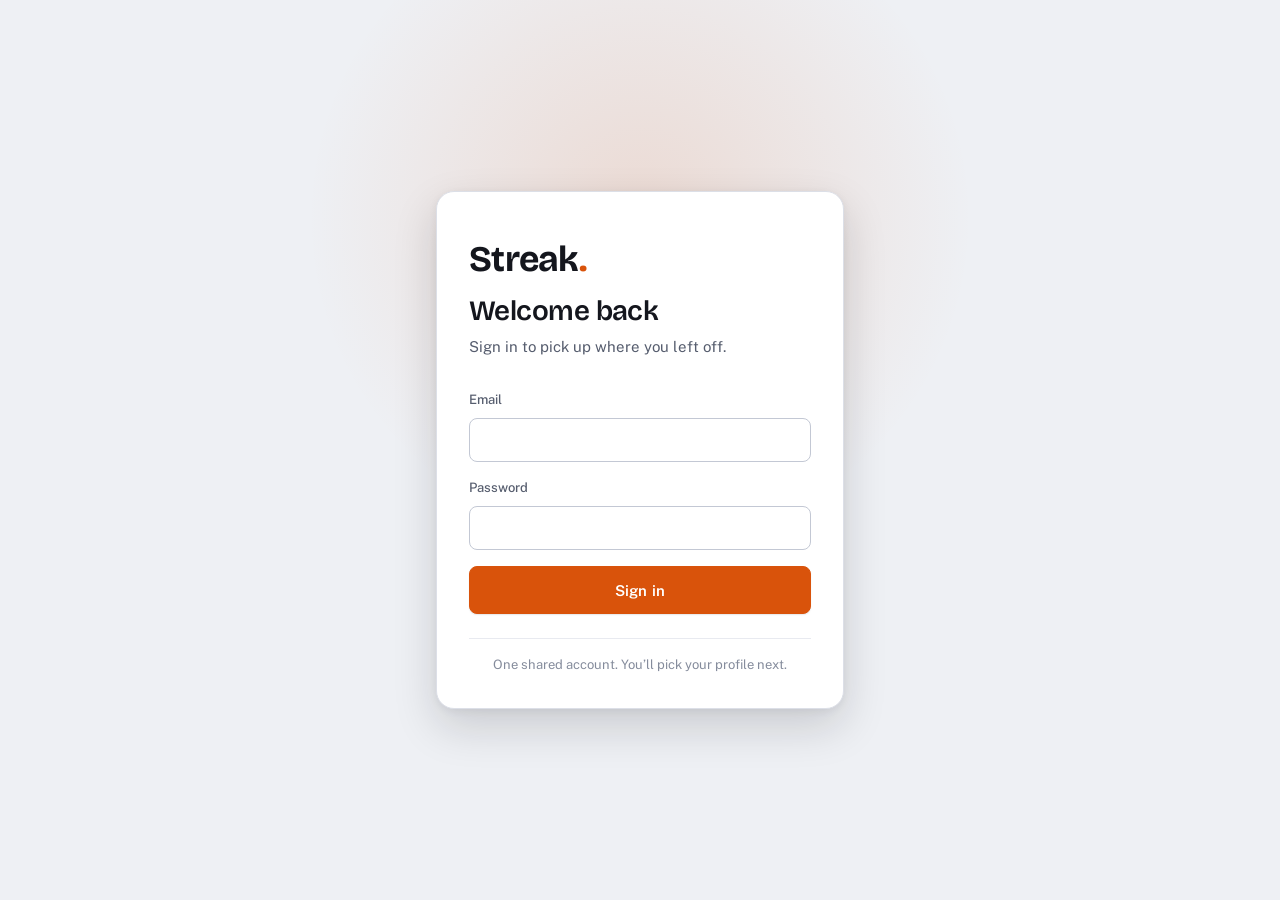
<file: index.html>
<!doctype html>
<html lang="en" data-booting>
<head>
  <meta charset="utf-8" />
  <meta name="viewport" content="width=device-width, initial-scale=1, maximum-scale=1, viewport-fit=cover" />
  <meta name="color-scheme" content="light dark" />
  <meta http-equiv="Cache-Control" content="no-cache" />
  <meta name="description" content="Streak. — habits, finances and a trading journal in one place." />
  <title>Sign in · Streak.</title>
  <!-- Installable app (Add to Home Screen). Hex values here mirror --bg in
       tokens.css; the browser reads them before any CSS loads. -->
  <link rel="manifest" href="manifest.json" />
  <link rel="icon" type="image/png" sizes="32x32" href="assets/favicon-32.png" />
  <link rel="apple-touch-icon" href="assets/apple-touch-icon.png" />
  <meta name="theme-color" content="#eef0f4" media="(prefers-color-scheme: light)" />
  <meta name="theme-color" content="#0e1017" media="(prefers-color-scheme: dark)" />
  <meta name="mobile-web-app-capable" content="yes" />
  <meta name="apple-mobile-web-app-capable" content="yes" />
  <meta name="apple-mobile-web-app-status-bar-style" content="black-translucent" />
  <meta name="apple-mobile-web-app-title" content="Streak." />
  <!-- Opening splash on phones: classic script, so it runs before the first paint. -->
  <script src="./js/splash.js?v=48"></script>
  <script>
    if ('serviceWorker' in navigator) {
      addEventListener('load', () => navigator.serviceWorker.register('sw.js').catch(() => {}));
    }
  </script>

  <link rel="preconnect" href="https://fonts.googleapis.com" />
  <link rel="preconnect" href="https://fonts.gstatic.com" crossorigin />
  <link
    href="https://fonts.googleapis.com/css2?family=Bricolage+Grotesque:opsz,wdth,wght@12..96,75..100,400..800&family=JetBrains+Mono:wght@400;500;600&family=Public+Sans:ital,wght@0,400;0,500;0,600;1,400&display=swap"
    rel="stylesheet" />

  <link rel="stylesheet" href="css/tokens.css?v=48" />
  <link rel="stylesheet" href="css/base.css?v=48" />
  <link rel="stylesheet" href="css/components.css?v=48" />
</head>

<body class="auth-page">
  <main class="auth-card">
    <div class="auth-card__head">
      <span class="wordmark wordmark--lg"><b>Streak</b><i>.</i></span>
      <h1>Welcome back</h1>
      <p class="muted">Sign in to pick up where you left off.</p>
    </div>

    <form class="auth-form" id="signin-form" novalidate>
      <p class="banner banner--error" id="form-error" role="alert" hidden></p>

      <div class="field">
        <label class="label" for="email">Email</label>
        <input
          class="input"
          id="email"
          name="email"
          type="email"
          inputmode="email"
          autocomplete="username"
          autocapitalize="off"
          spellcheck="false"
          required
          autofocus />
      </div>

      <div class="field">
        <label class="label" for="password">Password</label>
        <input
          class="input"
          id="password"
          name="password"
          type="password"
          autocomplete="current-password"
          required />
      </div>

      <button class="btn btn--primary btn--lg btn--block" type="submit" id="submit">
        Sign in
      </button>
    </form>

    <p class="auth-note">One shared account. You’ll pick your profile next.</p>
  </main>

  <script type="module">
    import { redirectIfSignedIn, signIn, goTo, PICKER_PAGE } from './js/auth.js?v=48';
    import { showBanner, setBusy } from './js/ui.js?v=48';

    // Already signed in? Straight to the picker; the form never renders.
    await redirectIfSignedIn();

    const form = document.getElementById('signin-form');
    const errorBanner = document.getElementById('form-error');
    const submit = document.getElementById('submit');
    const email = document.getElementById('email');
    const password = document.getElementById('password');

    form.addEventListener('submit', async (event) => {
      event.preventDefault();
      showBanner(errorBanner, null);

      if (!email.value.trim()) {
        showBanner(errorBanner, 'Enter the email you sign in with.');
        email.focus();
        return;
      }
      if (!password.value) {
        showBanner(errorBanner, 'Enter your password.');
        password.focus();
        return;
      }

      setBusy(submit, true, 'Signing in…');
      try {
        await signIn(email.value, password.value);
        goTo(PICKER_PAGE);
      } catch (error) {
        setBusy(submit, false);
        showBanner(errorBanner, error.message);
        password.select();
      }
    });

    // Clear the error as soon as they start fixing it.
    for (const input of [email, password]) {
      input.addEventListener('input', () => showBanner(errorBanner, null), { once: false });
    }
  </script>
</body>
</html>
</file>
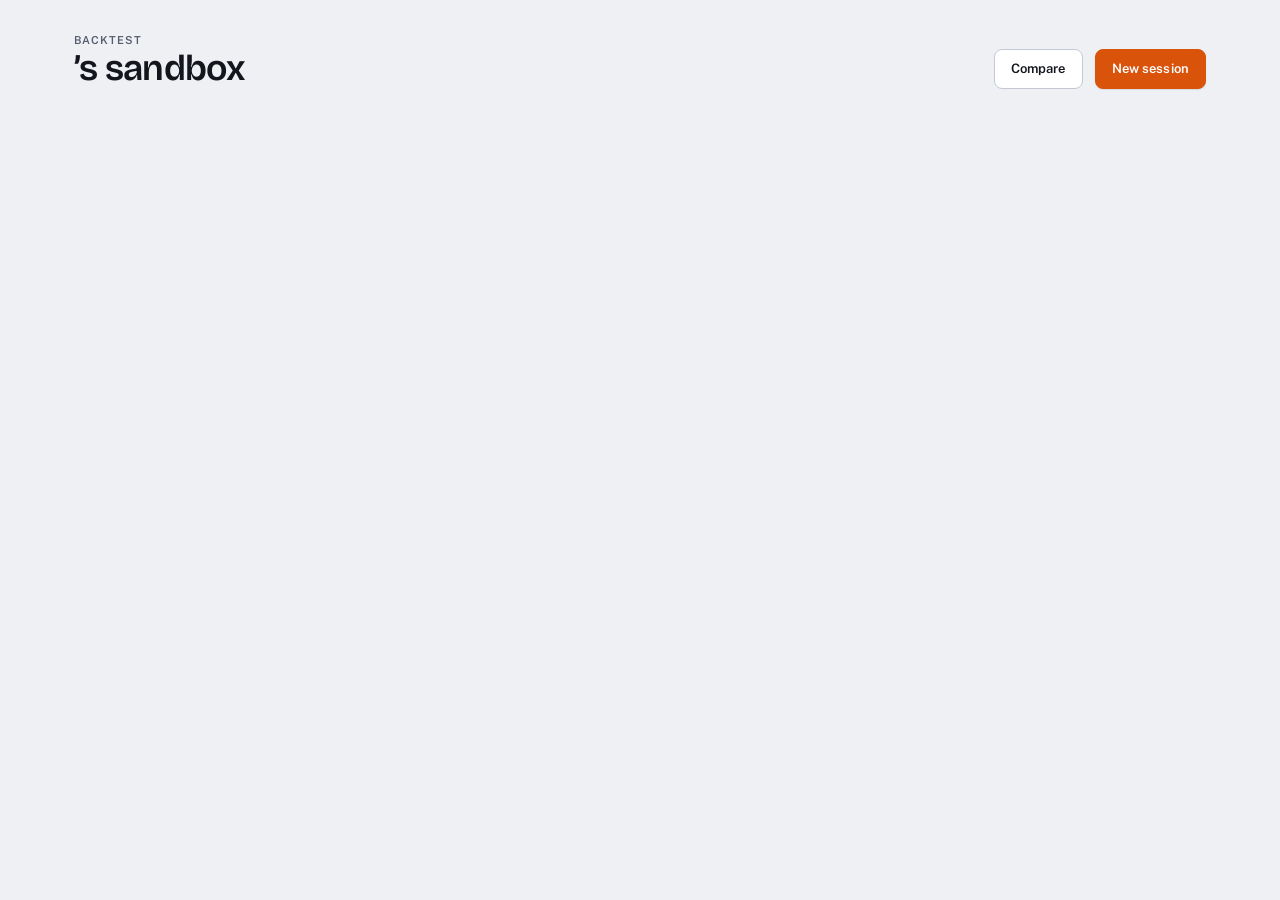
<file: backtest.html>
<!doctype html>
<html lang="en" data-booting>
<head>
  <meta charset="utf-8" />
  <meta name="viewport" content="width=device-width, initial-scale=1, maximum-scale=1, viewport-fit=cover" />
  <meta name="color-scheme" content="light dark" />
  <meta http-equiv="Cache-Control" content="no-cache" />
  <title>Backtest · Streak.</title>
  <!-- Installable app (Add to Home Screen). Hex values here mirror --bg in
       tokens.css; the browser reads them before any CSS loads. -->
  <link rel="manifest" href="manifest.json" />
  <link rel="icon" type="image/png" sizes="32x32" href="assets/favicon-32.png" />
  <link rel="apple-touch-icon" href="assets/apple-touch-icon.png" />
  <meta name="theme-color" content="#eef0f4" media="(prefers-color-scheme: light)" />
  <meta name="theme-color" content="#0e1017" media="(prefers-color-scheme: dark)" />
  <meta name="mobile-web-app-capable" content="yes" />
  <meta name="apple-mobile-web-app-capable" content="yes" />
  <meta name="apple-mobile-web-app-status-bar-style" content="black-translucent" />
  <meta name="apple-mobile-web-app-title" content="Streak." />
  <!-- Opening splash on phones: classic script, so it runs before the first paint. -->
  <script src="./js/splash.js?v=48"></script>
  <script>
    if ('serviceWorker' in navigator) {
      addEventListener('load', () => navigator.serviceWorker.register('sw.js').catch(() => {}));
    }
  </script>

  <link rel="preconnect" href="https://fonts.googleapis.com" />
  <link rel="preconnect" href="https://fonts.gstatic.com" crossorigin />
  <link
    href="https://fonts.googleapis.com/css2?family=Bricolage+Grotesque:opsz,wdth,wght@12..96,75..100,400..800&family=JetBrains+Mono:wght@400;500;600&family=Public+Sans:ital,wght@0,400;0,500;0,600;1,400&display=swap"
    rel="stylesheet" />

  <link rel="stylesheet" href="css/tokens.css?v=48" />
  <link rel="stylesheet" href="css/base.css?v=48" />
  <link rel="stylesheet" href="css/components.css?v=48" />
</head>

<body>
  <main class="page stack-lg">
    <div class="page-head">
      <div>
        <p class="eyebrow">Backtest</p>
        <h1><span id="profile-name"></span>’s sandbox</h1>
      </div>
      <div class="row row-wrap">
        <button class="btn btn--secondary" type="button" id="open-compare">Compare</button>
        <button class="btn btn--primary" type="button" id="new-session">New session</button>
      </div>
    </div>

    <!-- Sessions -->
    <section id="view-list" aria-label="Sessions">
      <div id="session-list"></div>
    </section>

    <!-- One session -->
    <section class="stack-lg" id="view-session" hidden aria-label="Session">
      <button class="btn btn--ghost btn--sm back-link" type="button" id="back-to-sessions">
        ‹ All sessions
      </button>

      <div class="stack">
        <h2 class="card__title" id="session-name"></h2>
        <p class="hint" id="session-meta"></p>
      </div>

      <!-- Live stats, pinned above the buttons -->
      <div class="bt-live" id="live-bar" aria-label="Live stats"></div>

      <!-- One tap per trade -->
      <section class="card bt-logger" aria-labelledby="log-title">
        <h3 class="card__title" id="log-title">Log a trade</h3>

        <!--
          The working date. Trades save against this, not against the real
          clock date — a backtest replays months in an afternoon.
        -->
        <div class="day-bar">
          <button class="btn btn--secondary day-bar__step" type="button" id="prev-day"
            aria-label="Previous day">←</button>

          <div class="day-bar__current">
            <span class="day-bar__date" id="working-date-label">—</span>
            <span class="day-bar__count" id="working-date-count"></span>
          </div>

          <button class="btn btn--primary day-bar__next" type="button" id="next-day">
            Next day <span class="day-bar__key" aria-hidden="true">N</span>
          </button>
        </div>

        <details class="collapse day-bar__extra">
          <summary>Jump to a date, or change the weekend rule</summary>
          <div class="entry-form">
            <div class="field">
              <label class="label" for="working-date">Working date</label>
              <input class="input" type="date" id="working-date" />
              <span class="hint">Trades log against this date.</span>
            </div>
            <div class="field">
              <label class="check">
                <input type="checkbox" id="include-weekends" />
                <span>Include weekends</span>
              </label>
              <span class="hint">Off by default — markets are shut, so Next day skips Saturday and Sunday.</span>
            </div>
          </div>
        </details>

        <div class="bt-buttons">
          <button class="bt-button bt-button--win" type="button" data-outcome="win">
            <span class="bt-button__label">Win</span>
            <span class="bt-button__key">W</span>
          </button>
          <button class="bt-button bt-button--loss" type="button" data-outcome="loss">
            <span class="bt-button__label">Loss</span>
            <span class="bt-button__key">L</span>
          </button>
          <button class="bt-button bt-button--be" type="button" data-outcome="breakeven">
            <span class="bt-button__label">Breakeven</span>
            <span class="bt-button__key">B</span>
          </button>
        </div>

        <div class="row row-between row-wrap">
          <div class="stack-sm">
            <p class="risk-line" id="risk-line"></p>
            <p class="hint" id="step-line" hidden></p>
          </div>
          <button class="btn btn--ghost btn--sm" type="button" id="undo-trade">Undo last</button>
        </div>
        <p class="hint">Tags are optional. Tap one to attach it to the next trade.</p>

        <div class="stack-sm">
          <span class="label">Session</span>
          <div class="tag-row" id="session-tags" role="group" aria-label="Session tag"></div>
        </div>

        <div class="stack-sm">
          <span class="label">Setup</span>
          <div class="tag-row" id="setup-tags" role="group" aria-label="Setup tag"></div>
        </div>

        <!-- Everything in here is optional. A trade logs fine without any of it. -->
        <details class="collapse bt-extra">
          <summary>Add detail — exit reason, MFE/MAE, risk override, note</summary>

          <div class="stack-sm">
            <span class="label">Exit reason</span>
            <div class="tag-row" id="exit-tags" role="group" aria-label="Exit reason"></div>
          </div>

          <div class="entry-form">
            <div class="field">
              <label class="label" for="trade-mfe">MFE <span class="faint">(R)</span></label>
              <input class="input input--num" id="trade-mfe" type="number" step="any" min="0"
                inputmode="decimal" placeholder="How far it ran your way" />
            </div>
            <div class="field">
              <label class="label" for="trade-mae">MAE <span class="faint">(R)</span></label>
              <input class="input input--num" id="trade-mae" type="number" step="any" min="0"
                inputmode="decimal" placeholder="How far it ran against you" />
            </div>
          </div>

          <div class="entry-form">
            <div class="field">
              <label class="label" for="risk-override">Risk for the next trade <span class="field__currency">USD</span></label>
              <input class="input input--num" id="risk-override" type="number" min="0" step="any"
                inputmode="decimal" placeholder="Uses the session's risk" />
            </div>
            <div class="field">
              <label class="label" for="trade-note">Note</label>
              <input class="input" id="trade-note" maxlength="200" autocomplete="off" />
            </div>
          </div>
        </details>
      </section>

      <!-- Charts -->
      <section class="stack" aria-labelledby="bt-charts-title">
        <div class="row row-between row-wrap">
          <h3 class="card__title" id="bt-charts-title">Performance</h3>
          <button class="btn btn--secondary btn--sm" type="button" id="open-analysis">
            Analysis
          </button>
        </div>

        <div class="panel">
          <div class="panel__head">
            <span class="panel__label">Equity</span>
            <span class="panel__total" id="bt-equity-total">—</span>
          </div>
          <div class="chart chart--tall">
            <canvas id="bt-equity" aria-label="Cumulative profit and loss over the session"></canvas>
            <p class="chart-empty" id="bt-equity-empty" hidden></p>
          </div>
        </div>

        <div class="two-col">
          <div class="panel">
            <span class="panel__label">Win rate by setup</span>
            <div class="chart">
              <canvas id="bt-setup" aria-label="Win rate by setup"></canvas>
              <p class="chart-empty" id="bt-setup-empty" hidden></p>
            </div>
          </div>
          <div class="panel">
            <span class="panel__label">Win rate by session</span>
            <div class="chart">
              <canvas id="bt-session" aria-label="Win rate by session"></canvas>
              <p class="chart-empty" id="bt-session-empty" hidden></p>
            </div>
          </div>
        </div>

        <div class="two-col">
          <div class="panel">
            <span class="panel__label">Outcome split</span>
            <div class="chart">
              <canvas id="bt-donut" aria-label="Wins, losses and breakevens"></canvas>
              <p class="chart-empty" id="bt-donut-empty" hidden></p>
            </div>
          </div>
          <div class="panel">
            <span class="panel__label">Rolling win rate · last 20</span>
            <div class="chart">
              <canvas id="bt-rolling" aria-label="Rolling win rate over the last twenty trades"></canvas>
              <p class="chart-empty" id="bt-rolling-empty" hidden></p>
            </div>
          </div>
        </div>
      </section>

      <!-- Trades -->
      <section class="stack" aria-labelledby="bt-trades-title">
        <h3 class="card__title" id="bt-trades-title">Trades</h3>
        <div class="card card--flush" id="trade-list"></div>
      </section>

      <div class="row row-between row-wrap">
        <div class="field">
          <label class="label" for="session-status">Status</label>
          <select class="select" id="session-status"></select>
        </div>
        <div class="row row-wrap">
          <button class="btn btn--secondary btn--sm" type="button" id="edit-session">Edit session</button>
          <button class="btn btn--danger btn--sm" type="button" id="delete-session">Delete session</button>
        </div>
      </div>
    </section>

    <!-- Analysis -->
    <section class="stack-lg" id="view-analysis" hidden aria-label="Analysis">
      <button class="btn btn--ghost btn--sm back-link" type="button" id="analysis-back">
        ‹ Back to session
      </button>

      <div class="stack">
        <h2 class="card__title">Analysis · <span id="analysis-name"></span></h2>
        <p class="muted">
          Read-only. Each breakdown says how many trades it rests on and how
          many it left out. Anything under 20 trades is marked thin — treat it
          as a hint worth watching, not a rule worth trading.
        </p>
      </div>

      <div class="panel">
        <div class="panel__head">
          <span class="panel__label">By trade number within the day</span>
          <span class="sample" id="an-number-meta"></span>
        </div>
        <p class="hint">Whether the later trades of a day still earn their place.</p>
        <div class="two-col">
          <div class="chart">
            <canvas id="an-number-rate" aria-label="Win rate by trade number within the day"></canvas>
          </div>
          <div class="chart">
            <canvas id="an-number-net" aria-label="Net result by trade number within the day"></canvas>
          </div>
        </div>
        <div id="an-number-empty"></div>
      </div>

      <div class="panel">
        <div class="panel__head">
          <span class="panel__label">Trade cap simulator</span>
          <span class="sample" id="an-cap-meta"></span>
        </div>
        <div class="field">
          <label class="label" for="an-cap-slider">
            Cap at <span class="num" id="an-cap-value">10</span> trades a day
          </label>
          <input class="range" type="range" id="an-cap-slider" min="1" max="10" step="1" value="10" />
          <span class="hint" id="an-cap-note"></span>
        </div>
        <div class="chart chart--tall">
          <canvas id="an-cap-chart" aria-label="Net result at each daily trade cap"></canvas>
        </div>
        <div id="an-cap-empty"></div>
      </div>

      <div class="panel">
        <div class="panel__head">
          <span class="panel__label">After a loss vs after a win</span>
          <span class="sample" id="an-after-meta"></span>
        </div>
        <p class="hint">The very next trade, and whether the last one changed it.</p>
        <div class="stat-strip" id="an-after-stats"></div>
      </div>

      <div class="panel">
        <div class="panel__head">
          <span class="panel__label">Stop-after-loss simulator</span>
          <span class="sample" id="an-stop-meta"></span>
        </div>
        <p class="hint">Walking away for the day once the losses reach a limit.</p>
        <div class="chart">
          <canvas id="an-stop-chart" aria-label="Net result under each stop-after-loss rule"></canvas>
        </div>
        <div id="an-stop-table"></div>
      </div>

      <div class="panel">
        <div class="panel__head">
          <span class="panel__label">By hour of day</span>
          <span class="sample" id="an-hour-meta"></span>
        </div>
        <div class="two-col">
          <div class="chart">
            <canvas id="an-hour-rate" aria-label="Win rate by hour of day"></canvas>
          </div>
          <div class="chart">
            <canvas id="an-hour-net" aria-label="Net result by hour of day"></canvas>
          </div>
        </div>
        <div id="an-hour-empty"></div>
      </div>

      <div class="panel">
        <div class="panel__head">
          <span class="panel__label">By day of week</span>
          <span class="sample" id="an-weekday-meta"></span>
        </div>
        <div class="two-col">
          <div class="chart">
            <canvas id="an-weekday-rate" aria-label="Win rate by day of week"></canvas>
          </div>
          <div class="chart">
            <canvas id="an-weekday-net" aria-label="Net result by day of week"></canvas>
          </div>
        </div>
        <div id="an-weekday-empty"></div>
      </div>

      <div class="panel">
        <div class="panel__head">
          <span class="panel__label">Exit reason</span>
          <span class="sample" id="an-exit-meta"></span>
        </div>
        <p class="hint">
          Manual exits paying less than targets is the discipline signal to look for.
        </p>
        <div class="chart">
          <canvas id="an-exit-chart" aria-label="Net result by exit reason"></canvas>
        </div>
        <div id="an-exit-table"></div>
      </div>

      <div class="panel">
        <div class="panel__head">
          <span class="panel__label">MFE and MAE</span>
          <span class="sample" id="an-mfe-meta"></span>
        </div>
        <div id="an-mfe-table"></div>
        <p class="hint" id="an-ratio-note"></p>
        <div class="chart chart--tall">
          <canvas id="an-ratio-chart" aria-label="Net result reconstructed at each reward ratio"></canvas>
        </div>
      </div>

      <div class="panel">
        <div class="panel__head">
          <span class="panel__label">Consecutive losses</span>
          <span class="sample" id="an-runs-meta"></span>
        </div>
        <p class="hint" id="an-runs-note"></p>
        <div class="chart">
          <canvas id="an-runs-chart" aria-label="How often losing runs of each length happened"></canvas>
        </div>
      </div>
    </section>

    <!-- Compare -->
    <section class="stack-lg" id="view-compare" hidden aria-label="Compare sessions">
      <button class="btn btn--ghost btn--sm back-link" type="button" id="compare-back">
        ‹ All sessions
      </button>

      <section class="card" aria-labelledby="picker-title">
        <div class="card__head">
          <h3 class="card__title" id="picker-title">What to compare</h3>
          <span class="hint" id="picker-note"></span>
        </div>
        <p class="muted">
          Read-only throughout. Nothing here writes to your backtests or your
          trading journal, and nothing moves between them.
        </p>
        <div class="compare-picker" id="compare-picker"></div>
      </section>

      <div class="legend" id="compare-legend"></div>

      <div class="panel">
        <div class="panel__head">
          <span class="panel__label">Side by side</span>
          <select class="select" id="metric-select" aria-label="Metric to chart"></select>
        </div>
        <div class="chart chart--tall">
          <canvas id="compare-chart" aria-label="Selected metric by item"></canvas>
        </div>
      </div>

      <div class="panel">
        <span class="panel__label">Equity curves · each from zero</span>
        <div class="chart chart--tall">
          <canvas id="curve-chart" aria-label="Equity curves of the selected items"></canvas>
        </div>
      </div>

      <div class="card card--flush" id="compare-table"></div>
    </section>
  </main>

  <dialog class="modal modal--sm" id="date-modal" aria-labelledby="date-modal-title">
    <form id="date-form">
      <div class="modal__head">
        <h2 class="modal__title" id="date-modal-title">Move this trade</h2>
        <button class="btn btn--icon" type="button" id="date-close" aria-label="Close">×</button>
      </div>

      <div class="modal__body stack">
        <p class="banner banner--error" id="date-error" role="alert" hidden></p>
        <p class="hint" id="date-context"></p>

        <div class="field">
          <label class="label" for="trade-date">Date</label>
          <input class="input" type="date" id="trade-date" required />
          <span class="hint">
            The time of day is kept as it was, so the hour breakdown doesn't shift.
          </span>
        </div>
      </div>

      <div class="modal__foot">
        <button class="btn btn--secondary" type="button" id="date-cancel">Cancel</button>
        <button class="btn btn--primary" type="submit" id="date-submit">Move trade</button>
      </div>
    </form>
  </dialog>

  <dialog class="modal" id="session-modal" aria-labelledby="session-modal-title">
    <form id="session-form">
      <div class="modal__head">
        <h2 class="modal__title" id="session-modal-title">New session</h2>
        <button class="btn btn--icon" type="button" id="session-close" aria-label="Close">×</button>
      </div>

      <div class="modal__body stack">
        <p class="banner banner--error" id="session-error" role="alert" hidden></p>

        <!-- Only shown when editing, because it only matters then. -->
        <p class="banner banner--info" id="session-edit-note" hidden>
          Each trade stored its own figures when you logged it, so changing the
          risk settings here only affects trades logged from now on. Everything
          already in this session keeps the numbers it was recorded with.
        </p>

        <div class="field">
          <label class="label" for="new-name">Name</label>
          <input class="input" id="new-name" maxlength="80" required autocomplete="off"
            placeholder="XAUUSD 15m — Q1 sweep" />
        </div>

        <div class="entry-form">
          <div class="field">
            <label class="label" for="new-instrument">Instrument</label>
            <select class="select" id="new-instrument"></select>
          </div>
          <div class="field">
            <label class="label" for="new-timeframe">Timeframe</label>
            <select class="select" id="new-timeframe"></select>
          </div>
          <div class="field">
            <label class="label" for="new-balance">Starting balance <span class="field__currency">USD</span></label>
            <input class="input input--num" id="new-balance" type="number" min="0" step="any"
              inputmode="decimal" placeholder="10000" />
          </div>
        </div>

        <div class="entry-form">
          <div class="field">
            <label class="label" for="new-risk">Risk per trade <span class="field__currency">USD</span></label>
            <input class="input input--num" id="new-risk" type="number" min="0.01" step="any"
              inputmode="decimal" placeholder="150" required />
          </div>
          <div class="field">
            <label class="label" for="new-ratio">Reward ratio</label>
            <input class="input input--num" id="new-ratio" type="number" min="0.1" step="any"
              inputmode="decimal" value="2" required />
            <span class="hint">A win pays risk × this.</span>
          </div>
          <div class="field">
            <label class="label" for="new-mode">Risk mode</label>
            <select class="select" id="new-mode">
              <option value="fixed" selected>Fixed</option>
              <option value="stepped">Stepped</option>
              <option value="adaptive">Adaptive</option>
            </select>
          </div>
        </div>

        <!-- Only relevant in stepped mode, so it stays hidden until then. -->
        <div class="entry-form" id="step-fields" hidden>
          <div class="field">
            <label class="label" for="new-step-trades">Change every</label>
            <input class="input input--num" id="new-step-trades" type="number" min="1" step="1"
              inputmode="numeric" placeholder="20" />
            <span class="hint">Trades between changes.</span>
          </div>
          <div class="field">
            <label class="label" for="new-step-amount">By <span class="field__currency">USD</span></label>
            <input class="input input--num" id="new-step-amount" type="number" step="any"
              inputmode="decimal" placeholder="50" />
            <span class="hint">Negative steps the risk down.</span>
          </div>
        </div>

        <!-- Only relevant in adaptive mode, so it stays hidden until then. -->
        <div class="stack-sm" id="adaptive-fields" hidden>
          <div class="field">
            <span class="label" id="reference-label">Measure drawdown</span>
            <div class="segmented segmented--sm" role="group" aria-labelledby="reference-label">
              <button type="button" data-reference="peak" aria-pressed="true">From peak</button>
              <button type="button" data-reference="starting_balance" aria-pressed="false">
                From starting balance
              </button>
            </div>
            <span class="hint">
              From peak cuts on any pullback. From starting balance cuts only
              once you're below where the session began.
            </span>
          </div>

          <div class="entry-form">
            <div class="field">
              <label class="label" for="new-trigger">Cut risk every</label>
              <div class="input-group">
                <input class="input input--num" id="new-trigger" type="number" min="0.01" step="any"
                  inputmode="decimal" placeholder="10" />
                <div class="segmented segmented--sm segmented--unit" role="group" aria-label="Trigger unit">
                  <button type="button" data-trigger-unit="percent" aria-pressed="true">%</button>
                  <button type="button" data-trigger-unit="dollars" aria-pressed="false">$</button>
                </div>
              </div>
              <span class="hint" id="trigger-hint">Below your peak balance.</span>
            </div>

            <div class="field">
              <label class="label" for="new-reduction">By</label>
              <div class="input-group">
                <input class="input input--num" id="new-reduction" type="number" min="0" step="any"
                  inputmode="decimal" placeholder="25" />
                <div class="segmented segmented--sm segmented--unit" role="group" aria-label="Reduction unit">
                  <button type="button" data-reduction-unit="percent" aria-pressed="true">%</button>
                  <button type="button" data-reduction-unit="dollars" aria-pressed="false">$</button>
                </div>
              </div>
              <span class="hint">Each tier down.</span>
            </div>

            <div class="field">
              <label class="label" for="new-recovery">Back to full risk</label>
              <select class="select" id="new-recovery">
                <option value="on_new_peak" selected>On a new high</option>
                <option value="stepped_back">One tier at a time</option>
              </select>
            </div>
          </div>

          <p class="banner banner--info" id="adaptive-summary"></p>
        </div>

        <div class="entry-form">
          <div class="field">
            <label class="label" for="new-start">From <span class="faint">(optional)</span></label>
            <input class="input" type="date" id="new-start" />
          </div>
          <div class="field">
            <label class="label" for="new-end">To <span class="faint">(optional)</span></label>
            <input class="input" type="date" id="new-end" />
          </div>
        </div>

        <div class="field">
          <label class="label" for="new-notes">Notes <span class="faint">(optional)</span></label>
          <textarea class="textarea" id="new-notes" maxlength="1000"
            placeholder="What you're testing, and what would make it a pass."></textarea>
        </div>

        <!-- The destructive escape hatch, kept away from the save button. -->
        <div class="stack-sm" id="recalc-block" hidden>
          <hr class="rule" />
          <span class="label">Reapply these settings to the whole session</span>
          <p class="hint">
            Overwrites the stored figures on every trade in this session, including
            any you overrode by hand. It cannot be undone.
          </p>
          <button class="btn btn--danger btn--sm" type="button" id="recalc-all">
            Recalculate all trades
          </button>
        </div>
      </div>

      <div class="modal__foot">
        <button class="btn btn--secondary" type="button" id="session-cancel">Cancel</button>
        <button class="btn btn--primary" type="submit" id="session-submit">Create session</button>
      </div>
    </form>
  </dialog>

  <script type="module">
    import { initBacktestPage } from './js/backtest.js?v=48';
    initBacktestPage();
  </script>
</body>
</html>
</file>
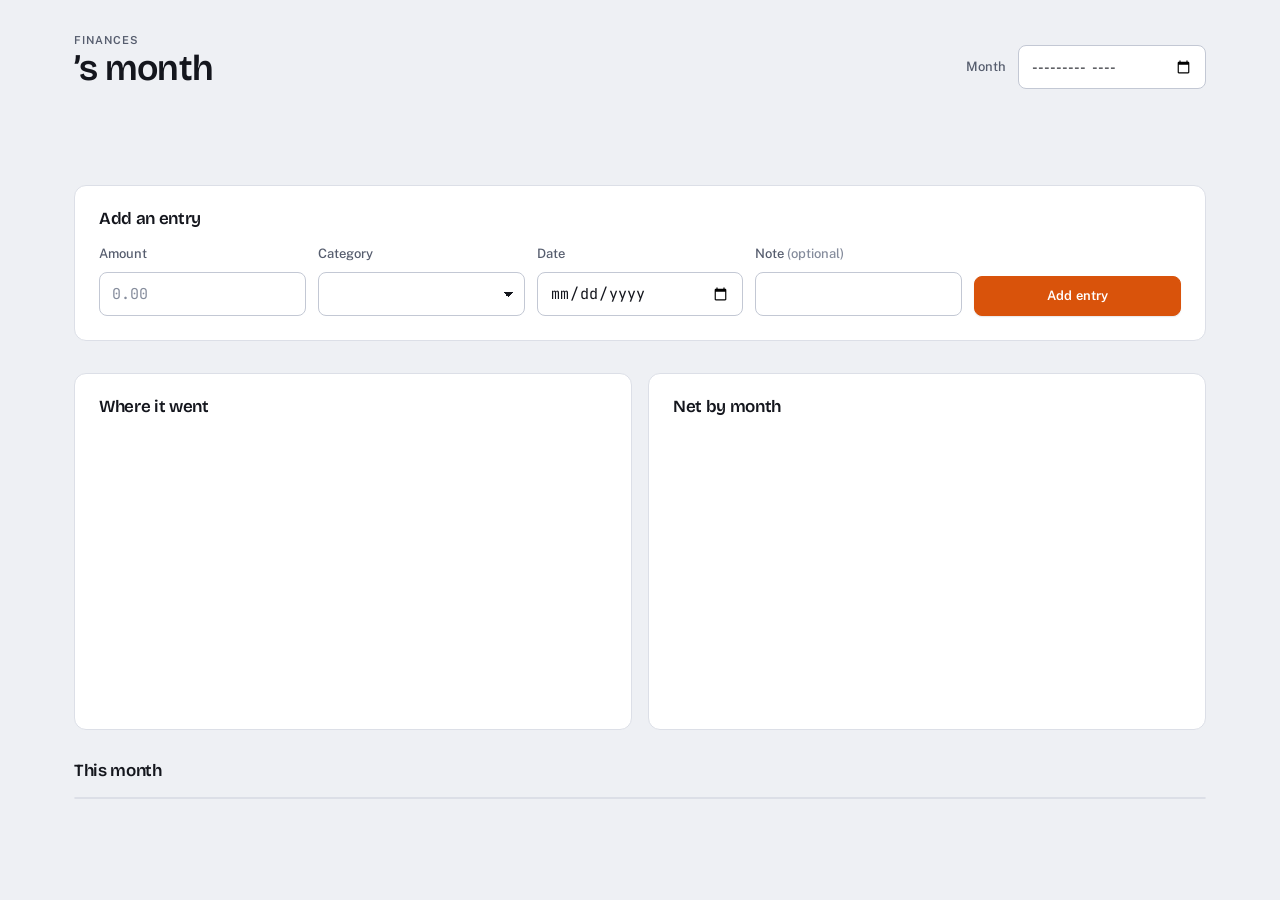
<file: finances.html>
<!doctype html>
<html lang="en" data-booting>
<head>
  <meta charset="utf-8" />
  <meta name="viewport" content="width=device-width, initial-scale=1, maximum-scale=1, viewport-fit=cover" />
  <meta name="color-scheme" content="light dark" />
  <meta http-equiv="Cache-Control" content="no-cache" />
  <title>Finances · Streak.</title>
  <!-- Installable app (Add to Home Screen). Hex values here mirror --bg in
       tokens.css; the browser reads them before any CSS loads. -->
  <link rel="manifest" href="manifest.json" />
  <link rel="icon" type="image/png" sizes="32x32" href="assets/favicon-32.png" />
  <link rel="apple-touch-icon" href="assets/apple-touch-icon.png" />
  <meta name="theme-color" content="#eef0f4" media="(prefers-color-scheme: light)" />
  <meta name="theme-color" content="#0e1017" media="(prefers-color-scheme: dark)" />
  <meta name="mobile-web-app-capable" content="yes" />
  <meta name="apple-mobile-web-app-capable" content="yes" />
  <meta name="apple-mobile-web-app-status-bar-style" content="black-translucent" />
  <meta name="apple-mobile-web-app-title" content="Streak." />
  <!-- Opening splash on phones: classic script, so it runs before the first paint. -->
  <script src="./js/splash.js?v=48"></script>
  <script>
    if ('serviceWorker' in navigator) {
      addEventListener('load', () => navigator.serviceWorker.register('sw.js').catch(() => {}));
    }
  </script>

  <link rel="preconnect" href="https://fonts.googleapis.com" />
  <link rel="preconnect" href="https://fonts.gstatic.com" crossorigin />
  <link
    href="https://fonts.googleapis.com/css2?family=Bricolage+Grotesque:opsz,wdth,wght@12..96,75..100,400..800&family=JetBrains+Mono:wght@400;500;600&family=Public+Sans:ital,wght@0,400;0,500;0,600;1,400&display=swap"
    rel="stylesheet" />

  <link rel="stylesheet" href="css/tokens.css?v=48" />
  <link rel="stylesheet" href="css/base.css?v=48" />
  <link rel="stylesheet" href="css/components.css?v=48" />
</head>

<body>
  <main class="page stack-lg">
    <div class="page-head">
      <div>
        <p class="eyebrow">Finances</p>
        <h1><span id="profile-name"></span>’s month</h1>
      </div>
      <div class="month-bar">
        <label class="label" for="month">Month</label>
        <input class="input" type="month" id="month" />
      </div>
    </div>

    <section class="summary" id="summary" aria-label="Month summary"></section>

    <section class="card" aria-labelledby="add-title">
      <div class="card__head">
        <h2 class="card__title" id="add-title">Add an entry</h2>
      </div>

      <form class="stack" id="entry-form" novalidate>
        <p class="banner banner--error" id="entry-error" role="alert" hidden></p>

        <div class="entry-form">
          <div class="field">
            <label class="label" for="amount">Amount <span class="field__currency" id="amount-currency"></span></label>
            <input class="input input--num" id="amount" type="number" min="0.01" step="0.01"
              inputmode="decimal" placeholder="0.00" required />
          </div>

          <div class="field">
            <label class="label" for="category">Category</label>
            <select class="select" id="category" required></select>
          </div>

          <div class="field">
            <label class="label" for="date">Date</label>
            <input class="input" id="date" type="date" required />
          </div>

          <div class="field">
            <label class="label" for="note">Note <span class="faint">(optional)</span></label>
            <input class="input" id="note" maxlength="120" autocomplete="off" />
          </div>

          <button class="btn btn--primary" type="submit" id="entry-submit">Add entry</button>
        </div>
      </form>
    </section>

    <section class="two-col">
      <div class="card">
        <div class="card__head">
          <h2 class="card__title">Where it went</h2>
        </div>
        <div class="chart">
          <canvas id="category-chart" aria-label="Expenses by category"></canvas>
          <p class="chart-empty" id="category-empty" hidden></p>
        </div>
        <div class="legend" id="category-legend"></div>
      </div>

      <div class="card">
        <div class="card__head">
          <h2 class="card__title">Net by month</h2>
        </div>
        <div class="chart">
          <canvas id="year-chart" aria-label="Net income by month"></canvas>
          <p class="chart-empty" id="year-empty" hidden></p>
        </div>
      </div>
    </section>

    <section class="stack" aria-labelledby="entries-title">
      <h2 class="card__title" id="entries-title">This month</h2>
      <div class="card card--flush" id="entries"></div>
    </section>
  </main>

  <dialog class="modal" id="category-modal" aria-labelledby="category-title">
    <form id="category-form">
      <div class="modal__head">
        <h2 class="modal__title" id="category-title">New category</h2>
        <button class="btn btn--icon" type="button" id="category-close" aria-label="Close">×</button>
      </div>

      <div class="modal__body stack">
        <p class="banner banner--error" id="category-error" role="alert" hidden></p>

        <div class="field">
          <label class="label" for="category-name">Name</label>
          <input class="input" id="category-name" maxlength="40" required autocomplete="off" />
        </div>

        <div class="field">
          <label class="label" for="category-kind">Kind</label>
          <select class="select" id="category-kind">
            <option value="expense" selected>Money out</option>
            <option value="income">Money in</option>
          </select>
        </div>

        <div class="field">
          <span class="label" id="category-colour-label">Colour</span>
          <div id="category-colour"></div>
          <span class="hint">Used for this category’s slice in the chart.</span>
        </div>
      </div>

      <div class="modal__foot">
        <button class="btn btn--secondary" type="button" id="category-cancel">Cancel</button>
        <button class="btn btn--primary" type="submit" id="category-submit">Add category</button>
      </div>
    </form>
  </dialog>

  <script type="module">
    import { initFinancesPage } from './js/finances.js?v=48';
    initFinancesPage();
  </script>
</body>
</html>
</file>
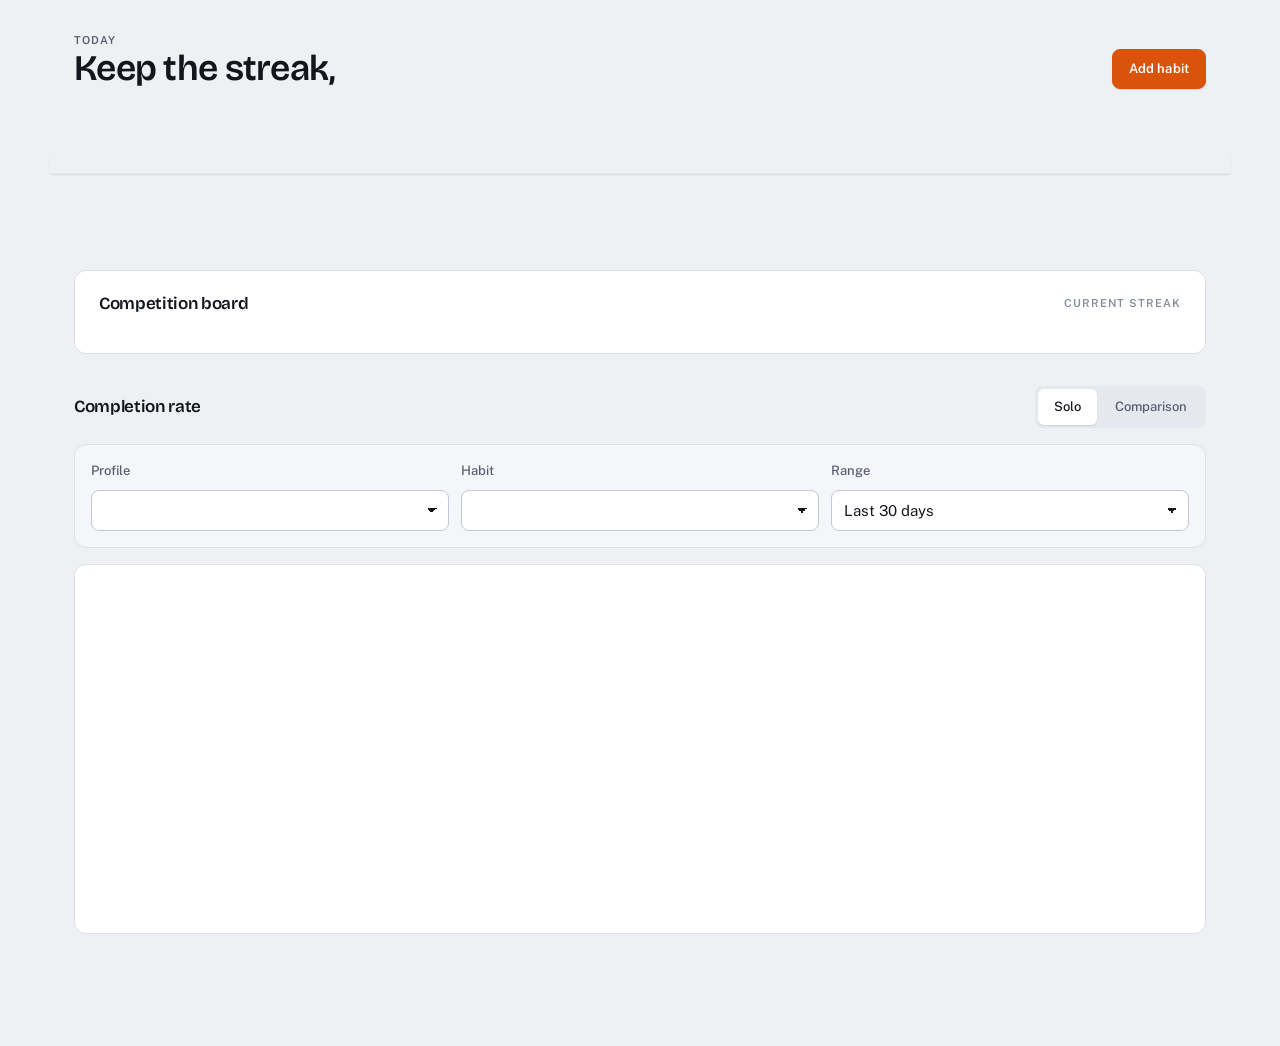
<file: habits.html>
<!doctype html>
<html lang="en" data-booting>
<head>
  <meta charset="utf-8" />
  <meta name="viewport" content="width=device-width, initial-scale=1, maximum-scale=1, viewport-fit=cover" />
  <meta name="color-scheme" content="light dark" />
  <meta http-equiv="Cache-Control" content="no-cache" />
  <title>Habits · Streak.</title>
  <!-- Installable app (Add to Home Screen). Hex values here mirror --bg in
       tokens.css; the browser reads them before any CSS loads. -->
  <link rel="manifest" href="manifest.json" />
  <link rel="icon" type="image/png" sizes="32x32" href="assets/favicon-32.png" />
  <link rel="apple-touch-icon" href="assets/apple-touch-icon.png" />
  <meta name="theme-color" content="#eef0f4" media="(prefers-color-scheme: light)" />
  <meta name="theme-color" content="#0e1017" media="(prefers-color-scheme: dark)" />
  <meta name="mobile-web-app-capable" content="yes" />
  <meta name="apple-mobile-web-app-capable" content="yes" />
  <meta name="apple-mobile-web-app-status-bar-style" content="black-translucent" />
  <meta name="apple-mobile-web-app-title" content="Streak." />
  <!-- Opening splash on phones: classic script, so it runs before the first paint. -->
  <script src="./js/splash.js?v=48"></script>
  <script>
    if ('serviceWorker' in navigator) {
      addEventListener('load', () => navigator.serviceWorker.register('sw.js').catch(() => {}));
    }
  </script>

  <link rel="preconnect" href="https://fonts.googleapis.com" />
  <link rel="preconnect" href="https://fonts.gstatic.com" crossorigin />
  <link
    href="https://fonts.googleapis.com/css2?family=Bricolage+Grotesque:opsz,wdth,wght@12..96,75..100,400..800&family=JetBrains+Mono:wght@400;500;600&family=Public+Sans:ital,wght@0,400;0,500;0,600;1,400&display=swap"
    rel="stylesheet" />

  <link rel="stylesheet" href="css/tokens.css?v=48" />
  <link rel="stylesheet" href="css/base.css?v=48" />
  <link rel="stylesheet" href="css/components.css?v=48" />
</head>

<body>
  <main class="page stack-lg">
    <div class="page-head">
      <div>
        <p class="eyebrow">Today</p>
        <h1>Keep the streak, <span id="profile-name"></span></h1>
      </div>
      <button class="btn btn--primary" type="button" id="add-habit">Add habit</button>
    </div>

    <!-- Today's progress, for screen readers only. The mountain is the whole
         visual read now, and it's aria-hidden because a drawing of a man on a
         hill announces nothing useful. That left no spoken progress at all, so
         the count lives on here as an off-screen live region: same numbers,
         same moment, just not drawn. Written by renderTodayProgress. -->
    <p class="sr-only" id="today-progress" role="status" aria-live="polite"></p>

    <!-- Everything inside this pane passes behind the mountain; everything
         after it does not. A sticky element's containing block is its parent,
         so wrapping the band with exactly the things that should scroll under
         it — the streak and the habit list — is what scopes the pin. Reach the
         competition board and the mountain releases and scrolls away, because
         the board and the charts are things you look at properly rather than
         glance at while ticking. -->
    <div class="today-pane">
      <!-- The climb: today's progress read as height, and the only visual read
           of it since the percentage ring was retired. The mountain and the flag
           are static; renderClimb writes the route's `d` and the climber's
           transform from the CLIMB_PATH waypoints in habits.js, so the dotted
           line and the steps can never disagree.

           aria-hidden because a drawing of a man on a hill announces nothing
           useful — the spoken read is the live region above. The band around it
           is what sticks under the top bar; the [hidden] attribute on the scene
           only covers the pre-render moment. -->
      <div class="climb-band">
        <div class="climb" id="climb" hidden>
          <svg class="climb__scene" viewBox="0 0 400 200" aria-hidden="true" focusable="false">
            <!-- Depth, back to front: a distant range that only shows where the
                 main massif is low, then the massif itself, then the planes that
                 give it volume. Both silhouettes run to the bottom edge, so
                 neither floats above a horizon line.

                 The massif's west ridge is benched rather than straight — each
                 rise-and-flatten is what stops a long approach reading as a ramp,
                 and it gives the climb visible stages. Light comes from the upper
                 left throughout: every plane below is a triangle that shares two
                 of its points with the ridge above it, which is what keeps them
                 reading as faces of one mountain instead of shapes laid on top. -->
            <path class="climb__range"
              d="M 0 200 L 0 168 L 34 138 L 58 158 L 92 128 L 124 152 L 158 122
                 L 190 150 L 222 132 L 258 156 L 292 130 L 326 150 L 360 126
                 L 400 148 L 400 200 Z" />

            <path class="climb__mountain"
              d="M 0 200 L 0 178 L 46 150 L 74 156 L 112 124 L 140 130 L 176 96
                 L 208 104 L 238 70 L 262 76 L 288 40 L 300 26 L 316 56 L 332 96
                 L 348 120 L 372 158 L 400 186 L 400 200 Z" />

            <!-- The whole east face, in shadow, sharing the silhouette exactly.
                 Its inner edge runs from the apex down to (262,200) — a spur ridge
                 coming toward the viewer. Closing it straight down from the apex
                 instead drew a dead vertical seam through the middle of the
                 mountain, which is the one thing that gave the scene away. -->
            <path class="climb__shade"
              d="M 300 26 L 316 56 L 332 96 L 348 120 L 372 158 L 400 186 L 400 200 L 262 200 Z" />

            <!-- The west facet under the summit, catching the light. It stops
                 short of the spur so it never overlaps the shadow. -->
            <path class="climb__lit" d="M 300 26 L 288 40 L 262 76 L 278 100 L 292 54 Z" />

            <!-- The silhouette, as an open path over the fill rather than a stroke
                 on it. A stroked closed shape also draws its own base along the
                 bottom of the frame, which reads as a shelf the mountain is
                 standing on. This traces the skyline only. -->
            <path class="climb__outline"
              d="M 0 178 L 46 150 L 74 156 L 112 124 L 140 130 L 176 96 L 208 104
                 L 238 70 L 262 76 L 288 40 L 300 26 L 316 56 L 332 96 L 348 120
                 L 372 158 L 400 186" />

            <!-- d is written by renderClimb from CLIMB_PATH. -->
            <path class="climb__route" />

            <g class="climb__flag">
              <line class="climb__flag-pole" x1="308" y1="34" x2="308" y2="8" />
              <path class="climb__flag-cloth" d="M 308 9 L 330 15.5 L 308 22 Z" />
            </g>

            <!-- The climber. Paws rest on y = 0, so the parent group's
                 translate is simply a point on the route and she stands on it.
                 She faces right, toward the summit, and leans into the hill:
                 the head sits ahead of the body's centre, the front leg is
                 planted forward and the front fist is already up.

                 The whole cat is about 37 x 41 units, which at the scene's
                 rendered width lands near 40 x 50px on the path — big enough
                 for the scowl and the fist to read, small enough not to own
                 the mountain.

                 Drawing order is painting order: tail, the limbs that sit
                 behind the body, the ears (so the head hides their roots), the
                 body, the head and its features, then the two front limbs over
                 the top.

                 Each limb is a <g> rather than a path because it carries both
                 fur and a light paw. The rotation origins in components.css
                 are derived from these exact coordinates, so moving a joint
                 means re-deriving its origin there. -->
            <g class="climb__climber" style="transform: translate(40px, 178px)">
              <g id="climber" class="climb__figure">
                <!-- The tail is two strokes that meet at exactly the same
                     point, so the white tip continues the grey rather than
                     sitting beside it, plus a row of grey teeth over the
                     join. That jagged grey-into-white edge is the thing that
                     makes a cartoon tail read as fur instead of as a pipe. -->
                <path class="climb__tail"
                  d="M -5.5 -11.5 C -12 -12.5 -16.5 -17 -16.6 -22" />
                <path class="climb__tail-tip"
                  d="M -16.6 -22 C -16.7 -25.6 -15.4 -27.8 -13.4 -28.6" />
                <path class="climb__tail-teeth"
                  d="M -19.1 -19.2 L -18.1 -22 L -17 -19.2 L -15.9 -22
                     L -14.9 -19.2 L -14.1 -21.6 L -14.1 -19.2 Z" />

                <g class="climb__limb climb__limb--leg-back">
                  <path class="climb__leg" d="M -3 -9 L -6.5 -3.5" />
                  <ellipse class="climb__paw" cx="-7.5" cy="-2.4" rx="3.6" ry="2.4" />
                  <path class="climb__toes" d="M -8.6 -3.6 L -8.6 -2.2 M -6.6 -3.6 L -6.6 -2.2" />
                </g>
                <!-- Both forearms come up to the chest, the way a cat holds
                     them when it's creeping. The arms are bent rather than
                     straight: the joint is still the shoulder, it is just no
                     longer a stick. Each joint stays the extreme point of its
                     own group in both axes, which is what keeps the rotation
                     origins on clean corners even though the paths curve. -->
                <g class="climb__limb climb__limb--arm-back">
                  <path class="climb__arm" d="M -2 -17 C -6 -16 -7.5 -14 -7 -11.8" />
                  <ellipse class="climb__paw" cx="-7" cy="-10.4" rx="3" ry="2.7" />
                  <path class="climb__toes" d="M -8 -12.2 L -8 -10.6 M -6 -12.2 L -6 -10.6" />
                </g>

                <path class="climb__ear" d="M -5 -32 L -7.6 -41 L 1 -35 Z" />
                <path class="climb__ear-inner" d="M -4.4 -32.6 L -6.2 -38.6 L -0.6 -34.8 Z" />
                <path class="climb__ear" d="M 6 -34 L 10.6 -41.4 L 12.6 -32.6 Z" />
                <path class="climb__ear-inner" d="M 6.9 -34.2 L 10 -39.2 L 11.4 -33.4 Z" />

                <path class="climb__body"
                  d="M -7.5 -15.5 C -9.5 -11 -7.5 -5.5 -2 -4.3 C 3.5 -3.2 8.5 -6 9.3 -10.8
                     C 10 -15.5 6.5 -19.5 1.5 -19.8 C -3 -20 -6 -18.5 -7.5 -15.5 Z" />
                <ellipse class="climb__chest" cx="1.4" cy="-10.2" rx="3" ry="4.6" />

                <circle class="climb__head" cx="3" cy="-26" r="10.5" />
                <ellipse class="climb__muzzle" cx="8.5" cy="-20.8" rx="6" ry="4.2" />

                <!-- The face is four marks and no more. On the path her whole
                     head is about twelve pixels across; a second eye, a second
                     brow and a full mouth all landed inside that and turned
                     into one grey smudge. One big eye, one heavy brow, a nose
                     and a half-frown survive the scale — everything else was
                     detail that only existed when zoomed in.

                     The eye is a light sclera with a dark pupil rather than a
                     solid dark shape: drawn solid it fused with the brow into
                     a black bar. The pupil sits forward, so she is looking
                     where she is climbing. -->
                <ellipse class="climb__eye" cx="6.6" cy="-28.9" rx="3.3" ry="3.1" />
                <ellipse class="climb__pupil" cx="7.9" cy="-28.7" rx="1.5" ry="1.9" />
                <!-- The brow drops toward the nose and rests hard on the eye.
                     That slope is the entire scowl. -->
                <path class="climb__brow" d="M 2.2 -34.2 L 10.2 -32.2" />

                <path class="climb__nose" d="M 9.8 -23.6 L 13.8 -23.6 L 11.8 -21 Z" />
                <path class="climb__mouth" d="M 11.8 -20.8 Q 10 -18.8 8.4 -19.8" />
                <path class="climb__whiskers"
                  d="M 14 -22 L 18.2 -23.2 M 14 -19.8 L 18.2 -19" />

                <!-- Aya's bow, in the gap between the ears. -->
                <g class="climb__bow">
                  <path d="M 2.8 -38.6 L -1.2 -41.2 L -1.2 -36 Z" />
                  <path d="M 4.2 -38.6 L 8.2 -41.2 L 8.2 -36 Z" />
                  <circle cx="3.5" cy="-38.6" r="1.6" />
                </g>

                <g class="climb__limb climb__limb--leg-front">
                  <path class="climb__leg" d="M 3 -9 L 6.5 -3.5" />
                  <ellipse class="climb__paw" cx="7.5" cy="-2.4" rx="3.6" ry="2.4" />
                  <path class="climb__toes" d="M 6.4 -3.6 L 6.4 -2.2 M 8.4 -3.6 L 8.4 -2.2" />
                </g>
                <!-- The near paw, up at the chest. It sits below the muzzle on
                     purpose: any higher and two light shapes touch and read as
                     one blob with no nose in it. -->
                <g class="climb__limb climb__limb--arm-front">
                  <path class="climb__arm" d="M 3 -17 C 8 -16.5 10.5 -14.5 10 -11.8" />
                  <ellipse class="climb__paw" cx="10" cy="-10.2" rx="3.4" ry="3" />
                  <path class="climb__toes" d="M 8.8 -12.2 L 8.8 -10.4 M 11.2 -12.2 L 11.2 -10.4" />
                </g>
              </g>
            </g>

            <g class="climb__burst"></g>
            <g class="climb__hearts"></g>
          </svg>

          <!-- What he says. Positioned in pixels from JS against the scene's own
               box, so it rides the same curve the climber does. -->
          <p class="climb__say" id="climb-say" aria-hidden="true"></p>
        </div>
      </div>

      <!-- The streak sits below the mountain now, so it scrolls up and away
           underneath it like everything else on the page. It used to be above,
           which meant the mountain only started sticking once you had already
           scrolled past it. -->
      <div id="streak-hero"></div>

      <!-- One scroll, not two. The habit list used to be its own bounded
           scroller so the mountain could stay visible; the mountain is sticky
           now, so that job is done and the inner scroller was only costing a
           nested gesture to fight with. -->
      <section class="stack" aria-labelledby="today-title">
        <h2 class="sr-only" id="today-title">Today’s habits</h2>
        <div id="today-list"></div>
      </section>
    </div>

    <section class="card" aria-labelledby="board-title">
      <div class="card__head">
        <h2 class="card__title" id="board-title">Competition board</h2>
        <span class="eyebrow">Current streak</span>
      </div>
      <div id="board"></div>
    </section>

    <section class="stack" aria-labelledby="chart-title">
      <div class="row row-between row-wrap">
        <h2 class="card__title" id="chart-title">Completion rate</h2>
        <div class="segmented" role="group" aria-label="Chart mode">
          <button type="button" id="mode-solo" aria-pressed="true">Solo</button>
          <button type="button" id="mode-comparison" aria-pressed="false">Comparison</button>
        </div>
      </div>

      <div class="filter-bar">
        <div class="field">
          <label class="label" for="filter-profile">Profile</label>
          <select class="select" id="filter-profile"></select>
        </div>
        <div class="field">
          <label class="label" for="filter-habit">Habit</label>
          <select class="select" id="filter-habit"></select>
        </div>
        <div class="field">
          <label class="label" for="filter-range">Range</label>
          <select class="select" id="filter-range">
            <option value="7">Last 7 days</option>
            <option value="30" selected>Last 30 days</option>
            <option value="90">Last 90 days</option>
          </select>
        </div>
      </div>

      <div class="card">
        <div class="chart chart--tall">
          <canvas id="completion-chart" aria-label="Completion rate over time"></canvas>
          <p class="chart-empty" id="chart-empty" hidden></p>
        </div>
      </div>
    </section>

    <!-- Archived habits live at the end: kept, but out of the way. -->
    <div id="archived-list"></div>
  </main>


  <dialog class="modal" id="habit-modal" aria-labelledby="habit-title">
    <form id="habit-form">
      <div class="modal__head">
        <h2 class="modal__title" id="habit-title">Add a habit</h2>
        <button class="btn btn--icon" type="button" id="habit-close" aria-label="Close">×</button>
      </div>

      <div class="modal__body stack">
        <p class="banner banner--error" id="habit-error" role="alert" hidden></p>

        <div class="field">
          <label class="label" for="habit-name">Habit</label>
          <input class="input" id="habit-name" maxlength="60" required autocomplete="off" />
        </div>

        <div class="field">
          <label class="label" for="habit-icon">Icon <span class="faint">(optional)</span></label>
          <input class="input" id="habit-icon" maxlength="2" placeholder="📚" autocomplete="off" />
        </div>

        <div class="field">
          <label class="label" for="habit-target">Target</label>
          <select class="select" id="habit-target">
            <option value="7" selected>Every day</option>
            <option value="6">6× a week</option>
            <option value="5">5× a week</option>
            <option value="4">4× a week</option>
            <option value="3">3× a week</option>
            <option value="2">2× a week</option>
            <option value="1">Once a week</option>
          </select>
        </div>
      </div>

      <div class="modal__foot">
        <button class="btn btn--secondary" type="button" id="habit-cancel">Cancel</button>
        <button class="btn btn--primary" type="submit" id="habit-submit">Add habit</button>
      </div>
    </form>
  </dialog>

  <script type="module">
    import { initHabitsPage } from './js/habits.js?v=48';
    initHabitsPage();
  </script>
</body>
</html>
</file>
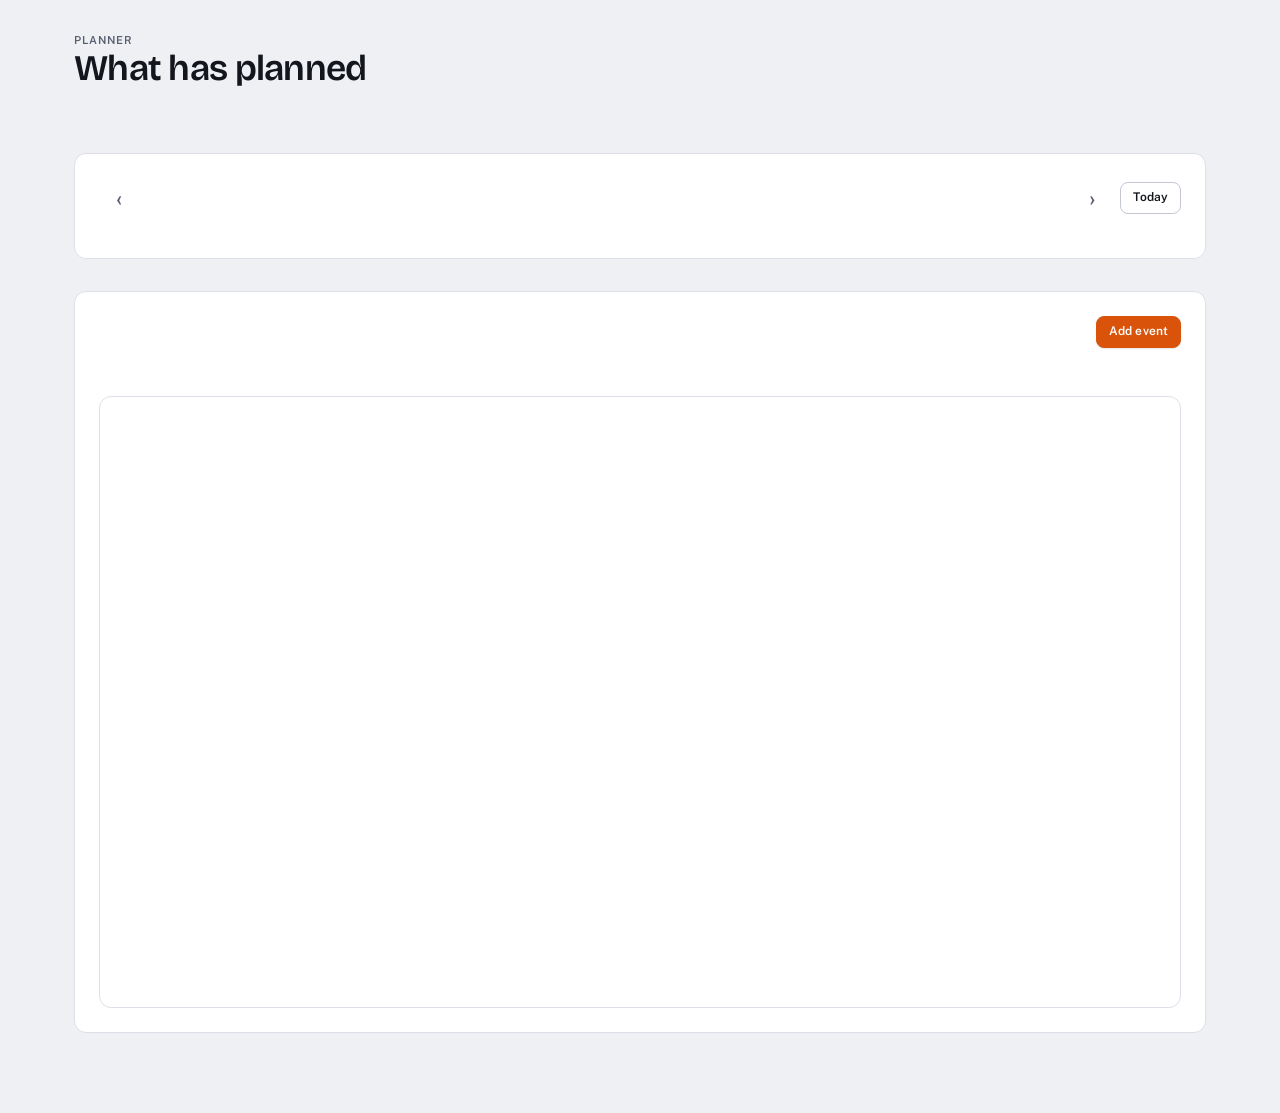
<file: planner.html>
<!doctype html>
<html lang="en" data-booting>
<head>
  <meta charset="utf-8" />
  <meta name="viewport" content="width=device-width, initial-scale=1, maximum-scale=1, viewport-fit=cover" />
  <meta name="color-scheme" content="light dark" />
  <meta http-equiv="Cache-Control" content="no-cache" />
  <title>Planner · Streak.</title>
  <!-- Installable app (Add to Home Screen). Hex values here mirror --bg in
       tokens.css; the browser reads them before any CSS loads. -->
  <link rel="manifest" href="manifest.json" />
  <link rel="icon" type="image/png" sizes="32x32" href="assets/favicon-32.png" />
  <link rel="apple-touch-icon" href="assets/apple-touch-icon.png" />
  <meta name="theme-color" content="#eef0f4" media="(prefers-color-scheme: light)" />
  <meta name="theme-color" content="#0e1017" media="(prefers-color-scheme: dark)" />
  <meta name="mobile-web-app-capable" content="yes" />
  <meta name="apple-mobile-web-app-capable" content="yes" />
  <meta name="apple-mobile-web-app-status-bar-style" content="black-translucent" />
  <meta name="apple-mobile-web-app-title" content="Streak." />
  <!-- Opening splash on phones: classic script, so it runs before the first paint. -->
  <script src="./js/splash.js?v=48"></script>
  <script>
    if ('serviceWorker' in navigator) {
      addEventListener('load', () => navigator.serviceWorker.register('sw.js').catch(() => {}));
    }
  </script>

  <link rel="preconnect" href="https://fonts.googleapis.com" />
  <link rel="preconnect" href="https://fonts.gstatic.com" crossorigin />
  <link
    href="https://fonts.googleapis.com/css2?family=Bricolage+Grotesque:opsz,wdth,wght@12..96,75..100,400..800&family=JetBrains+Mono:wght@400;500;600&family=Public+Sans:ital,wght@0,400;0,500;0,600;1,400&display=swap"
    rel="stylesheet" />

  <link rel="stylesheet" href="css/tokens.css?v=48" />
  <link rel="stylesheet" href="css/base.css?v=48" />
  <link rel="stylesheet" href="css/components.css?v=48" />
</head>

<body>
  <main class="page stack-lg">
    <div class="page-head">
      <div>
        <p class="eyebrow">Planner</p>
        <h1>What <span id="profile-name"></span> has planned</h1>
      </div>
    </div>

    <!-- The week -->
    <section class="card planner-week" aria-labelledby="week-label">
      <div class="planner-week__head">
        <button class="btn btn--icon" type="button" id="prev-week" aria-label="Previous week">‹</button>
        <div class="planner-week__heading">
          <span class="planner-week__relative" id="week-relative"></span>
          <h2 class="planner-week__label" id="week-label" aria-live="polite"></h2>
        </div>
        <button class="btn btn--icon" type="button" id="next-week" aria-label="Next week">›</button>
        <button class="btn btn--secondary btn--sm planner-week__today" type="button" id="this-week">Today</button>
      </div>
      <div class="planner-week__days" id="week-days" role="group" aria-label="Days of the week"></div>
    </section>

    <!-- The day -->
    <section class="card planner-day" aria-labelledby="day-title">
      <div class="planner-day__head">
        <div>
          <h2 class="planner-day__title" id="day-title"></h2>
          <p class="planner-day__summary" id="day-summary"></p>
        </div>
        <button class="btn btn--primary btn--sm" type="button" id="day-add">Add event</button>
      </div>

      <div id="day-tasks"></div>
      <div id="day-note"></div>
      <div class="planner-hours" id="day-hours"></div>
    </section>
  </main>

  <dialog class="modal" id="event-modal" aria-labelledby="event-modal-title">
    <form id="event-form" novalidate>
      <div class="modal__head">
        <h2 class="modal__title" id="event-modal-title">Add an event</h2>
        <button class="btn btn--icon" type="button" id="event-close" aria-label="Close">×</button>
      </div>

      <div class="modal__body stack">
        <p class="banner banner--error" id="event-error" role="alert" hidden></p>

        <div class="field">
          <label class="label" for="event-title">Title</label>
          <input class="input" id="event-title" maxlength="120" autocomplete="off"
            enterkeyhint="done" placeholder="Gym" />
        </div>

        <div class="field">
          <label class="label" for="event-date">Date</label>
          <input class="input" type="date" id="event-date" />
        </div>

        <div class="planner-times">
          <div class="field">
            <label class="label" for="event-start">Starts</label>
            <input class="input" type="time" id="event-start" step="300" />
          </div>
          <div class="field">
            <label class="label" for="event-end">Ends</label>
            <input class="input" type="time" id="event-end" step="300" aria-describedby="event-end-hint" />
          </div>
        </div>
        <p class="hint" id="event-end-hint" hidden>Runs until midnight.</p>

        <div class="field">
          <span class="label" id="event-colour-label">Colour</span>
          <div id="event-colour"></div>
        </div>
      </div>

      <div class="modal__foot">
        <button class="btn btn--danger planner-modal__delete" type="button" id="event-delete" hidden>Delete event</button>
        <button class="btn btn--secondary" type="button" id="event-cancel">Cancel</button>
        <button class="btn btn--primary" type="submit" id="event-submit">Add event</button>
      </div>
    </form>
  </dialog>

  <script type="module">
    import { initPlannerPage } from './js/planner.js?v=48';
    initPlannerPage();
  </script>
</body>
</html>
</file>
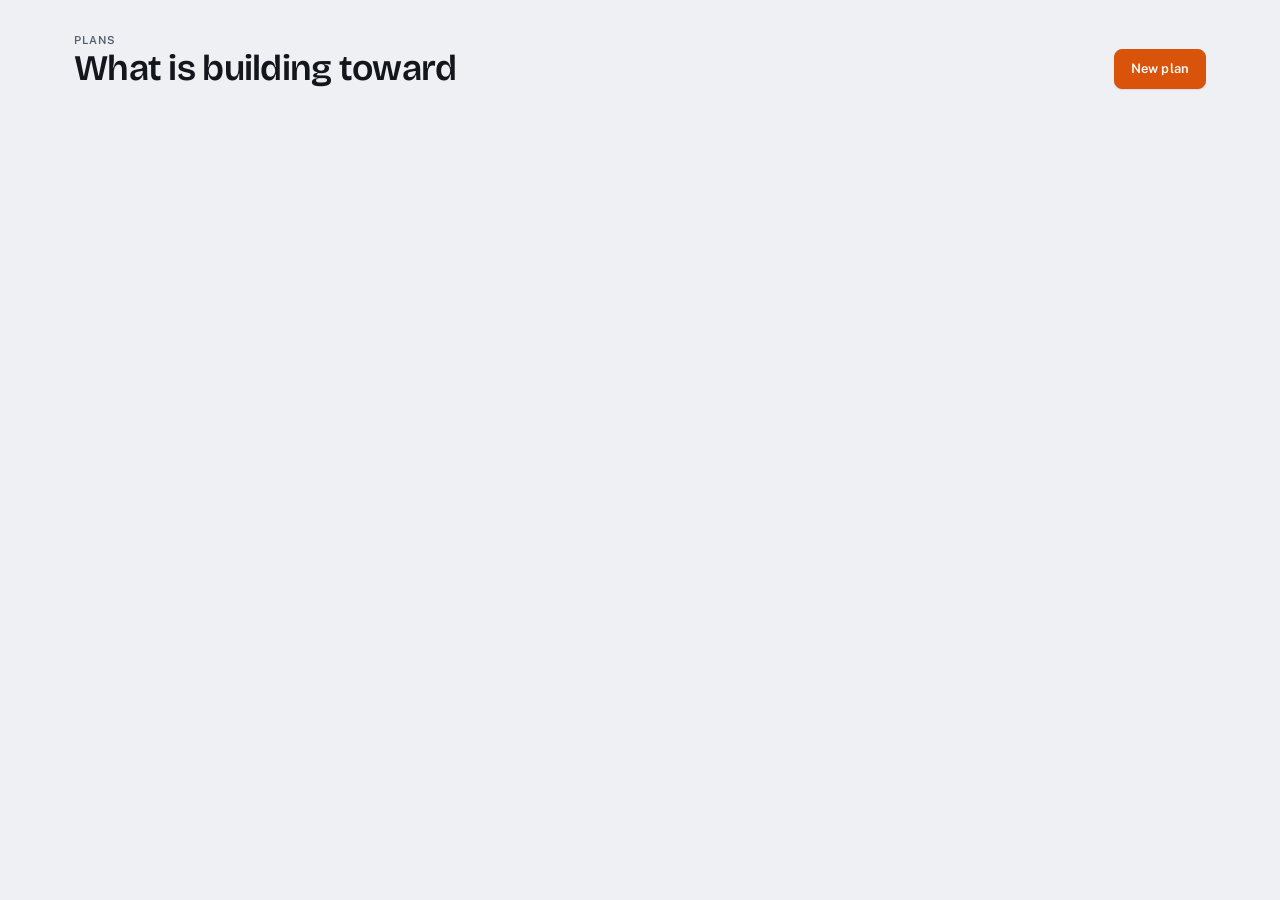
<file: plans.html>
<!doctype html>
<html lang="en" data-booting>
<head>
  <meta charset="utf-8" />
  <meta name="viewport" content="width=device-width, initial-scale=1, maximum-scale=1, viewport-fit=cover" />
  <meta name="color-scheme" content="light dark" />
  <meta http-equiv="Cache-Control" content="no-cache" />
  <title>Plans · Streak.</title>
  <!-- Installable app (Add to Home Screen). Hex values here mirror --bg in
       tokens.css; the browser reads them before any CSS loads. -->
  <link rel="manifest" href="manifest.json" />
  <link rel="icon" type="image/png" sizes="32x32" href="assets/favicon-32.png" />
  <link rel="apple-touch-icon" href="assets/apple-touch-icon.png" />
  <meta name="theme-color" content="#eef0f4" media="(prefers-color-scheme: light)" />
  <meta name="theme-color" content="#0e1017" media="(prefers-color-scheme: dark)" />
  <meta name="mobile-web-app-capable" content="yes" />
  <meta name="apple-mobile-web-app-capable" content="yes" />
  <meta name="apple-mobile-web-app-status-bar-style" content="black-translucent" />
  <meta name="apple-mobile-web-app-title" content="Streak." />
  <!-- Opening splash on phones: classic script, so it runs before the first paint. -->
  <script src="./js/splash.js?v=48"></script>
  <script>
    if ('serviceWorker' in navigator) {
      addEventListener('load', () => navigator.serviceWorker.register('sw.js').catch(() => {}));
    }
  </script>

  <link rel="preconnect" href="https://fonts.googleapis.com" />
  <link rel="preconnect" href="https://fonts.gstatic.com" crossorigin />
  <link
    href="https://fonts.googleapis.com/css2?family=Bricolage+Grotesque:opsz,wdth,wght@12..96,75..100,400..800&family=JetBrains+Mono:wght@400;500;600&family=Public+Sans:ital,wght@0,400;0,500;0,600;1,400&display=swap"
    rel="stylesheet" />

  <link rel="stylesheet" href="css/tokens.css?v=48" />
  <link rel="stylesheet" href="css/base.css?v=48" />
  <link rel="stylesheet" href="css/components.css?v=48" />
</head>

<body>
  <main class="page stack-lg">
    <div class="page-head">
      <div>
        <p class="eyebrow">Plans</p>
        <h1>What <span id="profile-name"></span> is building toward</h1>
      </div>
      <button class="btn btn--primary" type="button" id="new-plan">New plan</button>
    </div>

    <!-- List view -->
    <section class="stack" id="plan-list" aria-label="Plans">
      <div id="plan-list-body"></div>
      <div id="plan-list-closed"></div>
    </section>

    <!-- Detail view -->
    <section class="stack-lg" id="plan-detail" hidden aria-label="Plan">
      <button class="btn btn--ghost btn--sm back-link" type="button" id="back-to-plans">
        ‹ All plans
      </button>

      <div class="card plan-detail">
        <div class="plan-detail__top" id="plan-progress"></div>

        <div class="stack">
          <div class="field">
            <label class="label" for="plan-title">Title</label>
            <input class="input plan-detail__title" id="plan-title" maxlength="120" />
          </div>

          <div class="field">
            <label class="label" for="plan-description">Description</label>
            <textarea class="textarea" id="plan-description" maxlength="1000"
              placeholder="What this plan is for, and what finishing it looks like."></textarea>
          </div>

          <div class="entry-form">
            <div class="field">
              <label class="label" for="plan-target">Target date</label>
              <input class="input" type="date" id="plan-target" />
            </div>
            <div class="field">
              <label class="label" for="plan-status">Status</label>
              <select class="select" id="plan-status"></select>
            </div>
          </div>
        </div>
      </div>

      <section class="stack" aria-labelledby="steps-title">
        <h2 class="card__title" id="steps-title">Steps</h2>
        <p class="hint">
          Drag a step by its ☰ handle to reorder, or use ↑ and ↓. ⇥ nests a step
          under the one above it.
        </p>

        <div id="roadmap"></div>

        <form class="quick-add" id="step-form">
          <input class="input quick-add__title" id="step-input" maxlength="200"
            placeholder="Add a step and press enter" autocomplete="off" aria-label="New step" />
          <button class="btn btn--secondary" type="submit">Add step</button>
        </form>
      </section>

      <div class="row row-end">
        <button class="btn btn--danger btn--sm" type="button" id="delete-plan">Delete plan</button>
      </div>
    </section>
  </main>

  <dialog class="modal" id="plan-modal" aria-labelledby="plan-modal-title">
    <form id="new-plan-form">
      <div class="modal__head">
        <h2 class="modal__title" id="plan-modal-title">New plan</h2>
        <button class="btn btn--icon" type="button" id="plan-close" aria-label="Close">×</button>
      </div>

      <div class="modal__body stack">
        <p class="banner banner--error" id="plan-error" role="alert" hidden></p>

        <div class="field">
          <label class="label" for="new-title">Title</label>
          <input class="input" id="new-title" maxlength="120" required autocomplete="off"
            placeholder="Pass the funded challenge" />
        </div>

        <div class="field">
          <label class="label" for="new-description">Description <span class="faint">(optional)</span></label>
          <textarea class="textarea" id="new-description" maxlength="1000"></textarea>
        </div>

        <div class="field">
          <label class="label" for="new-target">Target date <span class="faint">(optional)</span></label>
          <input class="input" type="date" id="new-target" />
        </div>
      </div>

      <div class="modal__foot">
        <button class="btn btn--secondary" type="button" id="plan-cancel">Cancel</button>
        <button class="btn btn--primary" type="submit" id="plan-submit">Create plan</button>
      </div>
    </form>
  </dialog>

  <script type="module">
    import { initPlansPage } from './js/plans.js?v=48';
    initPlansPage();
  </script>
</body>
</html>
</file>
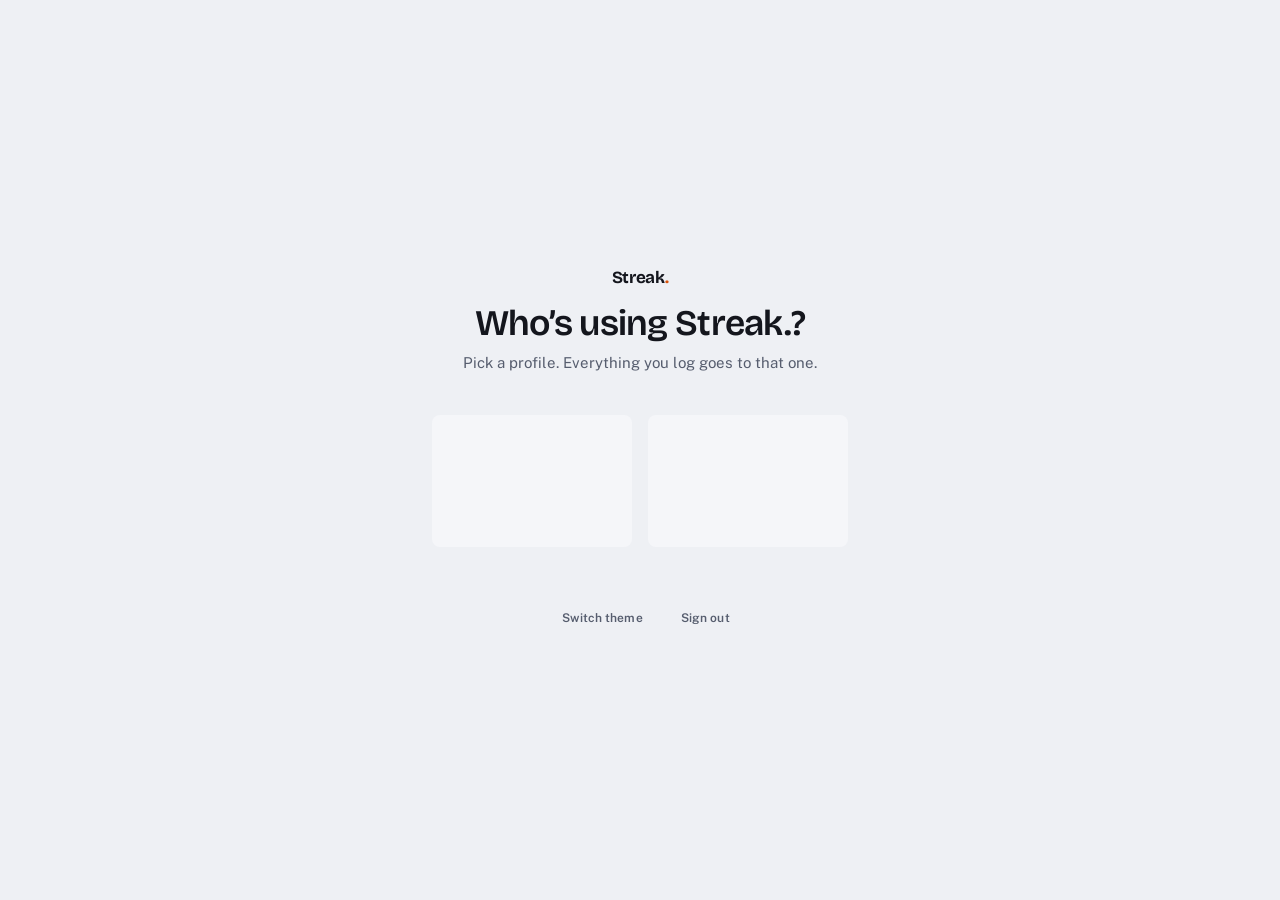
<file: profiles.html>
<!doctype html>
<html lang="en" data-booting>
<head>
  <meta charset="utf-8" />
  <meta name="viewport" content="width=device-width, initial-scale=1, maximum-scale=1, viewport-fit=cover" />
  <meta name="color-scheme" content="light dark" />
  <meta http-equiv="Cache-Control" content="no-cache" />
  <title>Choose a profile · Streak.</title>
  <!-- Installable app (Add to Home Screen). Hex values here mirror --bg in
       tokens.css; the browser reads them before any CSS loads. -->
  <link rel="manifest" href="manifest.json" />
  <link rel="icon" type="image/png" sizes="32x32" href="assets/favicon-32.png" />
  <link rel="apple-touch-icon" href="assets/apple-touch-icon.png" />
  <meta name="theme-color" content="#eef0f4" media="(prefers-color-scheme: light)" />
  <meta name="theme-color" content="#0e1017" media="(prefers-color-scheme: dark)" />
  <meta name="mobile-web-app-capable" content="yes" />
  <meta name="apple-mobile-web-app-capable" content="yes" />
  <meta name="apple-mobile-web-app-status-bar-style" content="black-translucent" />
  <meta name="apple-mobile-web-app-title" content="Streak." />
  <!-- Opening splash on phones: classic script, so it runs before the first paint. -->
  <script src="./js/splash.js?v=48"></script>
  <script>
    if ('serviceWorker' in navigator) {
      addEventListener('load', () => navigator.serviceWorker.register('sw.js').catch(() => {}));
    }
  </script>

  <link rel="preconnect" href="https://fonts.googleapis.com" />
  <link rel="preconnect" href="https://fonts.gstatic.com" crossorigin />
  <link
    href="https://fonts.googleapis.com/css2?family=Bricolage+Grotesque:opsz,wdth,wght@12..96,75..100,400..800&family=JetBrains+Mono:wght@400;500;600&family=Public+Sans:ital,wght@0,400;0,500;0,600;1,400&display=swap"
    rel="stylesheet" />

  <link rel="stylesheet" href="css/tokens.css?v=48" />
  <link rel="stylesheet" href="css/base.css?v=48" />
  <link rel="stylesheet" href="css/components.css?v=48" />
</head>

<body class="picker">
  <div class="picker__inner">
    <header class="picker__head">
      <span class="wordmark"><b>Streak</b><i>.</i></span>
      <h1>Who’s using Streak.?</h1>
      <p>Pick a profile. Everything you log goes to that one.</p>
    </header>

    <div class="profile-grid" id="grid" aria-busy="true">
      <div class="skeleton skeleton--card"></div>
      <div class="skeleton skeleton--card"></div>
    </div>

    <footer class="picker__foot">
      <span class="faint" id="signed-in-as"></span>
      <button class="btn btn--ghost btn--sm" type="button" id="theme-toggle">
        Switch theme
      </button>
      <button class="btn btn--ghost btn--sm" type="button" id="sign-out">Sign out</button>
    </footer>
  </div>

  <dialog class="modal" id="add-modal" aria-labelledby="add-title">
    <form method="dialog" id="add-form">
      <div class="modal__head">
        <h2 class="modal__title" id="add-title">Add a profile</h2>
        <button class="btn btn--icon" type="button" value="cancel" id="add-close" aria-label="Close">×</button>
      </div>

      <div class="modal__body stack">
        <p class="banner banner--error" id="add-error" role="alert" hidden></p>

        <div class="field">
          <label class="label" for="profile-name">Name</label>
          <input class="input" id="profile-name" name="name" maxlength="40" required autocomplete="off" />
        </div>

        <div class="field">
          <span class="label" id="colour-label">Colour</span>
          <div class="swatches" role="group" aria-labelledby="colour-label" id="swatches"></div>
        </div>
      </div>

      <div class="modal__foot">
        <button class="btn btn--secondary" type="button" id="add-cancel">Cancel</button>
        <button class="btn btn--primary" type="submit" id="add-submit">Add profile</button>
      </div>
    </form>
  </dialog>

  <script type="module">
    import { requireSession, signOut, getUser, goTo, DEFAULT_PAGE } from './js/auth.js?v=48';
    import { listProfiles, createProfile, setActiveProfile } from './js/profiles.js?v=48';
    import {
      el, clear, toast, initials, emptyState, setBusy, showBanner,
      setTheme, effectiveTheme,
    } from './js/ui.js?v=48';

    await requireSession();

    const grid = document.getElementById('grid');
    const modal = document.getElementById('add-modal');
    const addForm = document.getElementById('add-form');
    const addError = document.getElementById('add-error');
    const addSubmit = document.getElementById('add-submit');
    const nameInput = document.getElementById('profile-name');
    const swatches = document.getElementById('swatches');

    /* Avatar colours live in tokens.css; JS reads them rather than repeating
       the hex values, so the palette has exactly one home. */
    const styles = getComputedStyle(document.documentElement);
    const PALETTE = Array.from({ length: 8 }, (_, i) =>
      styles.getPropertyValue(`--avatar-${i + 1}`).trim(),
    ).filter(Boolean);
    let chosenColour = PALETTE[0];

    getUser().then((user) => {
      if (user) document.getElementById('signed-in-as').textContent = user.email;
    });

    /* ------------------------------------------------------------ render -- */

    function profileCard(profile) {
      return el('button', {
        class: 'profile-card',
        type: 'button',
        onclick: () => choose(profile),
      }, [
        el('span', {
          class: 'avatar avatar--xl',
          style: `--avatar: ${profile.avatar_color}`,
          'aria-hidden': 'true',
          text: initials(profile.name),
        }),
        el('span', { class: 'profile-card__name', text: profile.name }),
      ]);
    }

    function addCard() {
      return el('button', {
        class: 'profile-card profile-card--add',
        type: 'button',
        onclick: openAddModal,
      }, [
        el('span', { class: 'avatar avatar--xl', 'aria-hidden': 'true', text: '+' }),
        el('span', { class: 'profile-card__name', text: 'Add profile' }),
      ]);
    }

    async function render() {
      grid.setAttribute('aria-busy', 'true');
      try {
        const profiles = await listProfiles();
        clear(grid);

        if (!profiles.length) {
          grid.classList.add('profile-grid--empty');
          grid.append(
            emptyState({
              title: 'No profiles yet',
              body: 'A profile holds one person’s habits, finances and trades. Make the first one.',
              actionLabel: 'Add a profile',
              onAction: openAddModal,
            }),
          );
        } else {
          grid.classList.remove('profile-grid--empty');
          for (const profile of profiles) grid.append(profileCard(profile));
          grid.append(addCard());
        }
      } catch (error) {
        clear(grid).append(
          emptyState({
            title: 'Couldn’t load your profiles',
            body: error.message,
            actionLabel: 'Try again',
            onAction: render,
          }),
        );
      } finally {
        grid.setAttribute('aria-busy', 'false');
      }
    }

    /* ------------------------------------------------------------ choose -- */

    function choose(profile) {
      setActiveProfile(profile);
      goTo(DEFAULT_PAGE);
    }

    /* --------------------------------------------------------- add modal -- */

    function renderSwatches() {
      clear(swatches);
      for (const colour of PALETTE) {
        swatches.append(
          el('button', {
            class: 'swatch',
            type: 'button',
            style: `background-color: ${colour}`,
            'aria-label': `Colour ${colour}`,
            'aria-pressed': String(colour === chosenColour),
            onclick: () => {
              chosenColour = colour;
              renderSwatches();
            },
          }),
        );
      }
    }

    function openAddModal() {
      addForm.reset();
      showBanner(addError, null);
      chosenColour = PALETTE[Math.floor(Math.random() * PALETTE.length)];
      renderSwatches();
      modal.showModal();
      nameInput.focus();
    }

    document.getElementById('add-cancel').addEventListener('click', () => modal.close());
    document.getElementById('add-close').addEventListener('click', () => modal.close());

    addForm.addEventListener('submit', async (event) => {
      // The dialog would close on submit; we close it ourselves once it saves.
      event.preventDefault();
      showBanner(addError, null);

      const name = nameInput.value.trim();
      if (!name) {
        showBanner(addError, 'Give the profile a name.');
        nameInput.focus();
        return;
      }

      setBusy(addSubmit, true, 'Adding…');
      try {
        await createProfile({ name, avatarColor: chosenColour });
        modal.close();
        toast(`${name} added.`, { type: 'success' });
        await render();
      } catch (error) {
        showBanner(addError, error.message);
      } finally {
        setBusy(addSubmit, false);
      }
    });

    /* ------------------------------------------------------------ footer -- */

    document.getElementById('sign-out').addEventListener('click', signOut);

    document.getElementById('theme-toggle').addEventListener('click', () => {
      const next = effectiveTheme() === 'dark' ? 'light' : 'dark';
      setTheme(next);
      toast(`${next === 'dark' ? 'Dark' : 'Light'} theme on.`, { type: 'info', duration: 2000 });
    });

    render();
  </script>
</body>
</html>
</file>
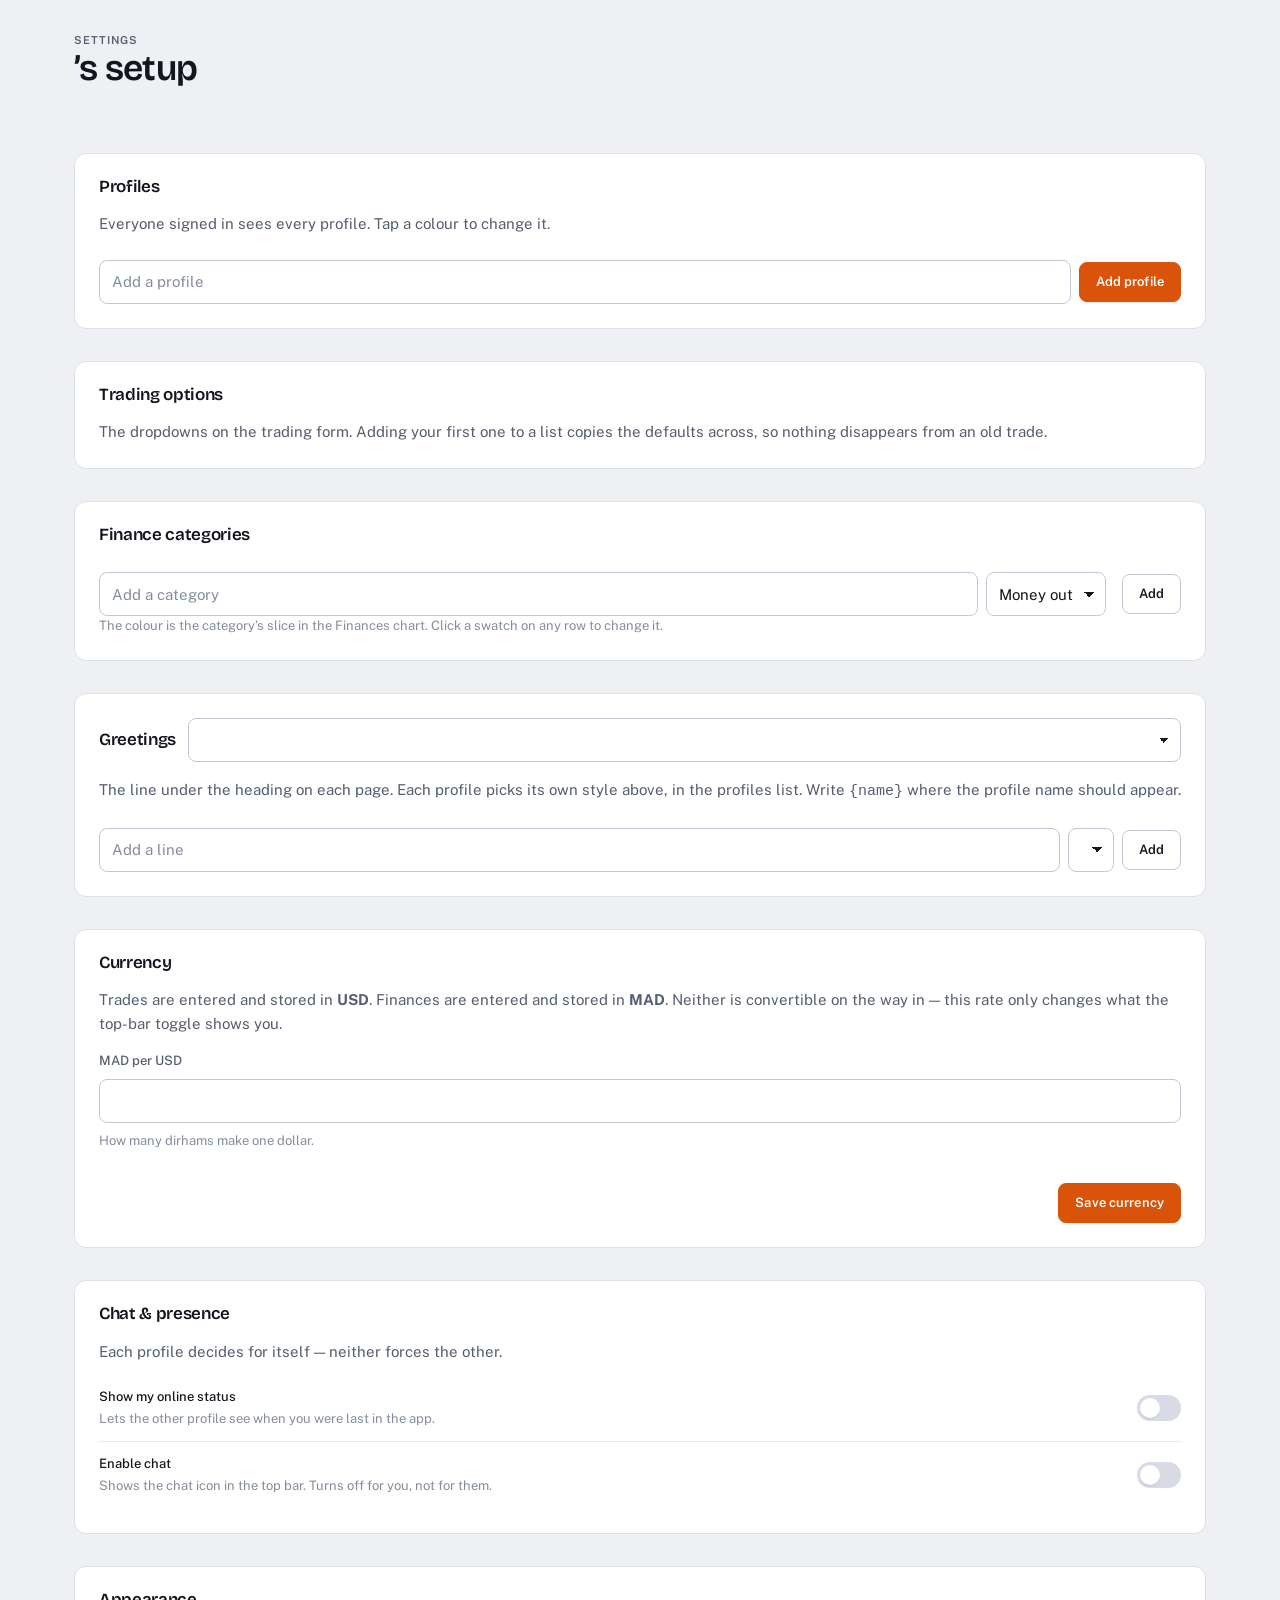
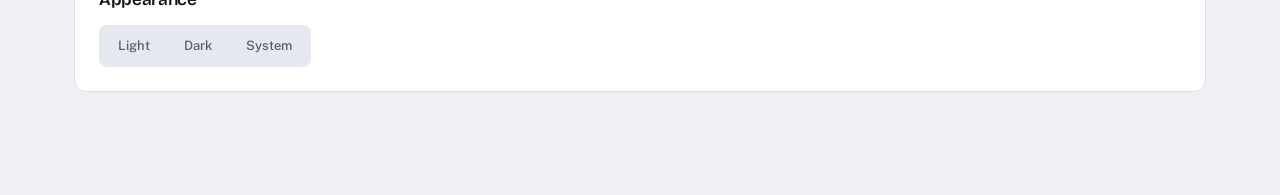
<file: settings.html>
<!doctype html>
<html lang="en" data-booting>
<head>
  <meta charset="utf-8" />
  <meta name="viewport" content="width=device-width, initial-scale=1, maximum-scale=1, viewport-fit=cover" />
  <meta name="color-scheme" content="light dark" />
  <meta http-equiv="Cache-Control" content="no-cache" />
  <title>Settings · Streak.</title>
  <!-- Installable app (Add to Home Screen). Hex values here mirror --bg in
       tokens.css; the browser reads them before any CSS loads. -->
  <link rel="manifest" href="manifest.json" />
  <link rel="icon" type="image/png" sizes="32x32" href="assets/favicon-32.png" />
  <link rel="apple-touch-icon" href="assets/apple-touch-icon.png" />
  <meta name="theme-color" content="#eef0f4" media="(prefers-color-scheme: light)" />
  <meta name="theme-color" content="#0e1017" media="(prefers-color-scheme: dark)" />
  <meta name="mobile-web-app-capable" content="yes" />
  <meta name="apple-mobile-web-app-capable" content="yes" />
  <meta name="apple-mobile-web-app-status-bar-style" content="black-translucent" />
  <meta name="apple-mobile-web-app-title" content="Streak." />
  <!-- Opening splash on phones: classic script, so it runs before the first paint. -->
  <script src="./js/splash.js?v=48"></script>
  <script>
    if ('serviceWorker' in navigator) {
      addEventListener('load', () => navigator.serviceWorker.register('sw.js').catch(() => {}));
    }
  </script>

  <link rel="preconnect" href="https://fonts.googleapis.com" />
  <link rel="preconnect" href="https://fonts.gstatic.com" crossorigin />
  <link
    href="https://fonts.googleapis.com/css2?family=Bricolage+Grotesque:opsz,wdth,wght@12..96,75..100,400..800&family=JetBrains+Mono:wght@400;500;600&family=Public+Sans:ital,wght@0,400;0,500;0,600;1,400&display=swap"
    rel="stylesheet" />

  <link rel="stylesheet" href="css/tokens.css?v=48" />
  <link rel="stylesheet" href="css/base.css?v=48" />
  <link rel="stylesheet" href="css/components.css?v=48" />
</head>

<body>
  <main class="page stack-lg">
    <div class="page-head">
      <div>
        <p class="eyebrow">Settings</p>
        <h1><span id="profile-name"></span>’s setup</h1>
      </div>
    </div>

    <!-- Profiles -->
    <section class="card" aria-labelledby="profiles-title">
      <div class="card__head">
        <h2 class="card__title" id="profiles-title">Profiles</h2>
      </div>
      <p class="muted">Everyone signed in sees every profile. Tap a colour to change it.</p>

      <div class="edit-list" id="profile-list"></div>

      <form class="quick-add" id="profile-form">
        <input class="input quick-add__title" id="profile-name-input" maxlength="40"
          placeholder="Add a profile" autocomplete="off" aria-label="New profile name" />
        <button class="btn btn--primary" type="submit" id="profile-submit">Add profile</button>
      </form>
      <p class="banner banner--error" id="profile-error" role="alert" hidden></p>
    </section>

    <!-- Option lists -->
    <section class="card" aria-labelledby="options-title">
      <div class="card__head">
        <h2 class="card__title" id="options-title">Trading options</h2>
      </div>
      <p class="muted">
        The dropdowns on the trading form. Adding your first one to a list copies
        the defaults across, so nothing disappears from an old trade.
      </p>
      <div class="settings-grid" id="option-lists"></div>
    </section>

    <!-- Finance categories -->
    <section class="card" aria-labelledby="categories-title">
      <div class="card__head">
        <h2 class="card__title" id="categories-title">Finance categories</h2>
      </div>

      <div class="edit-list" id="category-list"></div>

      <form class="quick-add" id="category-form">
        <input class="input quick-add__title" id="category-name" maxlength="40"
          placeholder="Add a category" autocomplete="off" aria-label="New category name" />
        <select class="select" id="category-kind" aria-label="Category kind">
          <option value="expense" selected>Money out</option>
          <option value="income">Money in</option>
        </select>
        <div id="category-colour"></div>
        <button class="btn btn--secondary" type="submit">Add</button>
      </form>
      <p class="hint">The colour is the category’s slice in the Finances chart. Click a swatch on any row to change it.</p>
    </section>

    <!-- Greetings -->
    <section class="card" aria-labelledby="greetings-title">
      <div class="card__head">
        <h2 class="card__title" id="greetings-title">Greetings</h2>
        <select class="select" id="greeting-style-filter" aria-label="Greeting style"></select>
      </div>
      <p class="muted">
        The line under the heading on each page. Each profile picks its own style
        above, in the profiles list. Write <code>{name}</code> where the profile
        name should appear.
      </p>

      <div class="edit-list" id="greeting-list"></div>

      <form class="quick-add" id="greeting-form">
        <input class="input quick-add__title" id="greeting-body" maxlength="200"
          placeholder="Add a line" autocomplete="off" aria-label="New greeting" />
        <select class="select" id="greeting-period" aria-label="Time of day"></select>
        <button class="btn btn--secondary" type="submit">Add</button>
      </form>
    </section>

    <!-- Currency -->
    <section class="card" aria-labelledby="currency-title">
      <div class="card__head">
        <h2 class="card__title" id="currency-title">Currency</h2>
      </div>

      <form class="stack" id="currency-form" novalidate>
        <p class="banner banner--error" id="currency-error" role="alert" hidden></p>
        <p class="muted">
          Trades are entered and stored in <strong>USD</strong>. Finances are entered
          and stored in <strong>MAD</strong>. Neither is convertible on the way in —
          this rate only changes what the top-bar toggle shows you.
        </p>

        <div class="entry-form">
          <div class="field">
            <label class="label" for="exchange-rate">MAD per USD</label>
            <input class="input input--num" id="exchange-rate" type="number" min="0.0001"
              step="0.0001" inputmode="decimal" required />
            <span class="hint">How many dirhams make one dollar.</span>
          </div>
        </div>

        <p class="hint num" id="rate-preview"></p>

        <div class="row row-end">
          <button class="btn btn--primary" type="submit" id="currency-submit">Save currency</button>
        </div>
      </form>
    </section>

    <!-- Chat & presence -->
    <section class="card" aria-labelledby="presence-title">
      <div class="card__head">
        <h2 class="card__title" id="presence-title">Chat &amp; presence</h2>
      </div>
      <p class="muted">Each profile decides for itself — neither forces the other.</p>

      <div class="settings-panel">
        <div class="setting-row">
          <div class="setting-row__text">
            <span class="setting-row__label" id="presence-status-label">Show my online status</span>
            <span class="hint">Lets the other profile see when you were last in the app.</span>
          </div>
          <label class="switch">
            <input type="checkbox" id="presence-status" role="switch" aria-labelledby="presence-status-label" />
            <span class="switch__track"></span>
          </label>
        </div>

        <div class="setting-row">
          <div class="setting-row__text">
            <span class="setting-row__label" id="presence-chat-label">Enable chat</span>
            <span class="hint">Shows the chat icon in the top bar. Turns off for you, not for them.</span>
          </div>
          <label class="switch">
            <input type="checkbox" id="presence-chat" role="switch" aria-labelledby="presence-chat-label" />
            <span class="switch__track"></span>
          </label>
        </div>
      </div>
    </section>

    <!-- Appearance -->
    <section class="card" aria-labelledby="appearance-title">
      <div class="card__head">
        <h2 class="card__title" id="appearance-title">Appearance</h2>
      </div>

      <div class="row row-wrap">
        <div class="segmented" role="group" aria-label="Theme" id="theme-group">
          <button type="button" data-theme-choice="light" aria-pressed="false">Light</button>
          <button type="button" data-theme-choice="dark" aria-pressed="false">Dark</button>
          <button type="button" data-theme-choice="system" aria-pressed="false">System</button>
        </div>
        <span class="hint" id="theme-note"></span>
      </div>
    </section>
  </main>

  <script type="module">
    import { initSettingsPage } from './js/settings.js?v=48';
    initSettingsPage();
  </script>
</body>
</html>
</file>
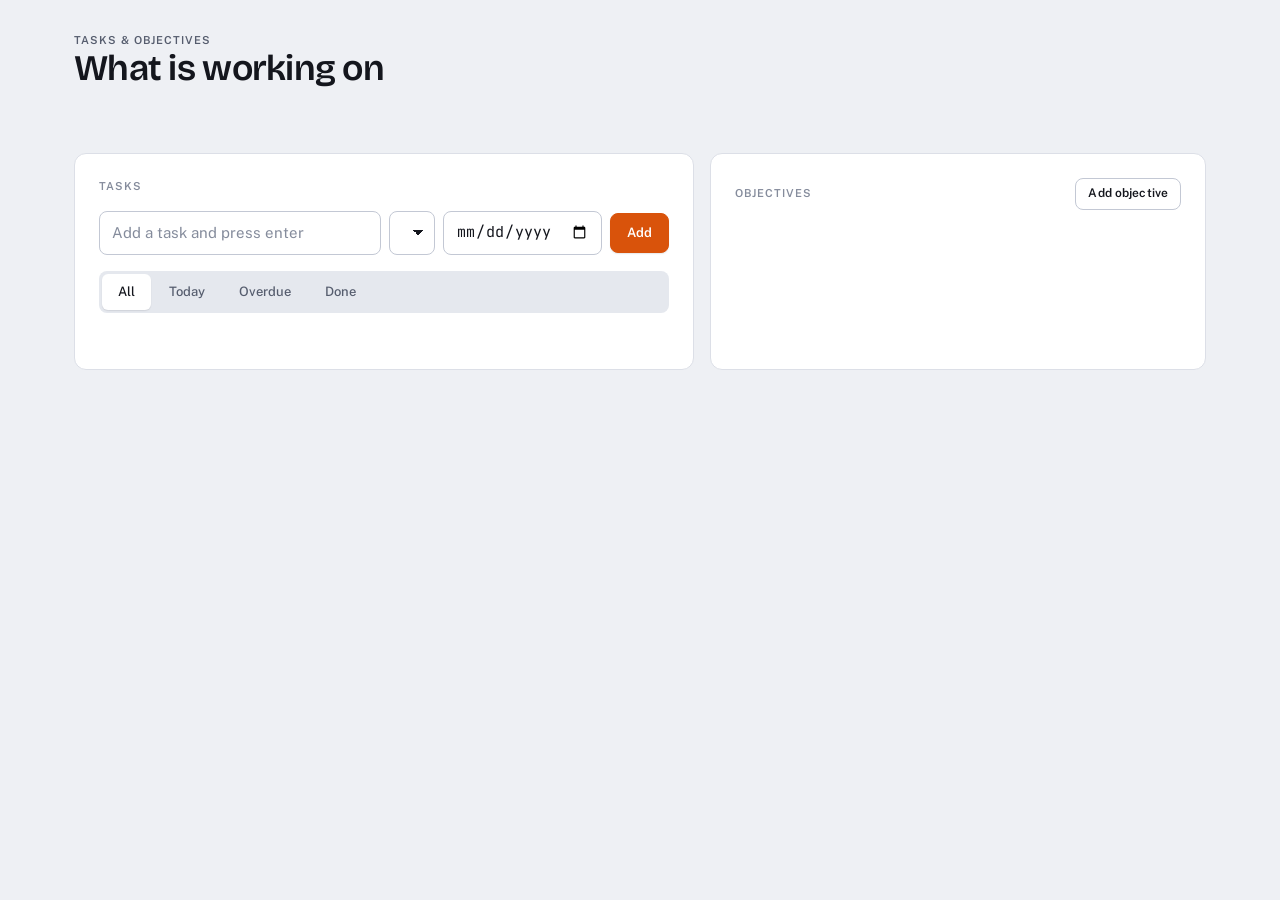
<file: tasks.html>
<!doctype html>
<html lang="en" data-booting>
<head>
  <meta charset="utf-8" />
  <meta name="viewport" content="width=device-width, initial-scale=1, maximum-scale=1, viewport-fit=cover" />
  <meta name="color-scheme" content="light dark" />
  <meta http-equiv="Cache-Control" content="no-cache" />
  <title>Tasks · Streak.</title>
  <!-- Installable app (Add to Home Screen). Hex values here mirror --bg in
       tokens.css; the browser reads them before any CSS loads. -->
  <link rel="manifest" href="manifest.json" />
  <link rel="icon" type="image/png" sizes="32x32" href="assets/favicon-32.png" />
  <link rel="apple-touch-icon" href="assets/apple-touch-icon.png" />
  <meta name="theme-color" content="#eef0f4" media="(prefers-color-scheme: light)" />
  <meta name="theme-color" content="#0e1017" media="(prefers-color-scheme: dark)" />
  <meta name="mobile-web-app-capable" content="yes" />
  <meta name="apple-mobile-web-app-capable" content="yes" />
  <meta name="apple-mobile-web-app-status-bar-style" content="black-translucent" />
  <meta name="apple-mobile-web-app-title" content="Streak." />
  <!-- Opening splash on phones: classic script, so it runs before the first paint. -->
  <script src="./js/splash.js?v=48"></script>
  <script>
    if ('serviceWorker' in navigator) {
      addEventListener('load', () => navigator.serviceWorker.register('sw.js').catch(() => {}));
    }
  </script>

  <link rel="preconnect" href="https://fonts.googleapis.com" />
  <link rel="preconnect" href="https://fonts.gstatic.com" crossorigin />
  <link
    href="https://fonts.googleapis.com/css2?family=Bricolage+Grotesque:opsz,wdth,wght@12..96,75..100,400..800&family=JetBrains+Mono:wght@400;500;600&family=Public+Sans:ital,wght@0,400;0,500;0,600;1,400&display=swap"
    rel="stylesheet" />

  <link rel="stylesheet" href="css/tokens.css?v=48" />
  <link rel="stylesheet" href="css/base.css?v=48" />
  <link rel="stylesheet" href="css/components.css?v=48" />
</head>

<body>
  <main class="page stack-lg">
    <div class="page-head">
      <div>
        <p class="eyebrow">Tasks &amp; objectives</p>
        <h1>What <span id="profile-name"></span> is working on</h1>
      </div>
    </div>

    <div class="panel-pair">
      <!-- Tasks -->
      <section class="panel" aria-labelledby="tasks-title">
        <div class="panel__head">
          <span class="panel__label" id="tasks-title">Tasks</span>
          <span class="num num--muted" id="task-count"></span>
        </div>

        <form class="quick-add" id="quick-add">
          <input class="input quick-add__title" id="quick-title" maxlength="200"
            placeholder="Add a task and press enter" autocomplete="off" aria-label="New task" />
          <select class="select" id="quick-priority" aria-label="Priority"></select>
          <input class="input" type="date" id="quick-due" aria-label="Due date" />
          <button class="btn btn--primary" type="submit">Add</button>
        </form>

        <div class="today-progress" id="today-progress" hidden></div>

        <div class="segmented" role="group" aria-label="Filter tasks" id="task-filters">
          <button type="button" data-filter="all" aria-pressed="true">All</button>
          <button type="button" data-filter="today" aria-pressed="false">Today</button>
          <button type="button" data-filter="overdue" aria-pressed="false">Overdue</button>
          <button type="button" data-filter="done" aria-pressed="false">Done</button>
        </div>

        <div id="task-list"></div>
        <div id="task-done"></div>
      </section>

      <!-- Objectives -->
      <section class="panel" aria-labelledby="objectives-title">
        <div class="panel__head">
          <span class="panel__label" id="objectives-title">Objectives</span>
          <button class="btn btn--secondary btn--sm" type="button" id="add-objective">Add objective</button>
        </div>

        <div id="objective-list"></div>
        <div id="objective-closed"></div>
      </section>
    </div>
  </main>

  <dialog class="modal" id="objective-modal" aria-labelledby="objective-modal-title">
    <form id="objective-form">
      <div class="modal__head">
        <h2 class="modal__title" id="objective-modal-title">Add an objective</h2>
        <button class="btn btn--icon" type="button" id="objective-close" aria-label="Close">×</button>
      </div>

      <div class="modal__body stack">
        <p class="banner banner--error" id="objective-error" role="alert" hidden></p>

        <div class="field">
          <label class="label" for="objective-title-input">Objective</label>
          <input class="input" id="objective-title-input" maxlength="120" required autocomplete="off"
            placeholder="Log 30 trades" />
        </div>

        <div class="entry-form">
          <div class="field">
            <label class="label" for="objective-target">Target</label>
            <input class="input input--num" id="objective-target" type="number" min="0.01" step="any"
              inputmode="decimal" required />
          </div>

          <div class="field">
            <label class="label" for="objective-current">Starting from</label>
            <input class="input input--num" id="objective-current" type="number" min="0" step="any"
              inputmode="decimal" value="0" />
          </div>

          <div class="field">
            <label class="label" for="objective-unit">Unit</label>
            <input class="input" id="objective-unit" list="unit-list" maxlength="20"
              autocomplete="off" placeholder="trades" />
            <datalist id="unit-list"></datalist>
          </div>

          <div class="field">
            <label class="label" for="objective-deadline">Deadline</label>
            <input class="input" type="date" id="objective-deadline" />
          </div>
        </div>

        <div class="field">
          <label class="label" for="objective-notes">Notes <span class="faint">(optional)</span></label>
          <textarea class="textarea" id="objective-notes" maxlength="500"></textarea>
        </div>
      </div>

      <div class="modal__foot">
        <button class="btn btn--secondary" type="button" id="objective-cancel">Cancel</button>
        <button class="btn btn--primary" type="submit" id="objective-submit">Add objective</button>
      </div>
    </form>
  </dialog>

  <dialog class="modal" id="task-modal" aria-labelledby="task-modal-title">
    <form id="task-form" novalidate>
      <div class="modal__head">
        <h2 class="modal__title" id="task-modal-title">Edit task</h2>
        <button class="btn btn--icon" type="button" id="task-close" aria-label="Close">×</button>
      </div>

      <div class="modal__body stack">
        <p class="banner banner--error" id="task-error" role="alert" hidden></p>

        <div class="field">
          <label class="label" for="task-title-input">Task</label>
          <input class="input" id="task-title-input" maxlength="200" required autocomplete="off" />
        </div>

        <div class="entry-form">
          <div class="field">
            <label class="label" for="task-priority">Priority</label>
            <select class="select" id="task-priority"></select>
          </div>

          <div class="field">
            <label class="label" for="task-due">Due date <span class="faint">(optional)</span></label>
            <input class="input" type="date" id="task-due" />
          </div>
        </div>

        <div class="field">
          <label class="label" for="task-notes">Notes <span class="faint">(optional)</span></label>
          <textarea class="textarea" id="task-notes" maxlength="1000"></textarea>
        </div>
      </div>

      <div class="modal__foot">
        <button class="btn btn--secondary" type="button" id="task-cancel">Cancel</button>
        <button class="btn btn--primary" type="submit" id="task-submit">Save task</button>
      </div>
    </form>
  </dialog>

  <script type="module">
    import { initTasksPage } from './js/tasks.js?v=48';
    initTasksPage();
  </script>
</body>
</html>
</file>
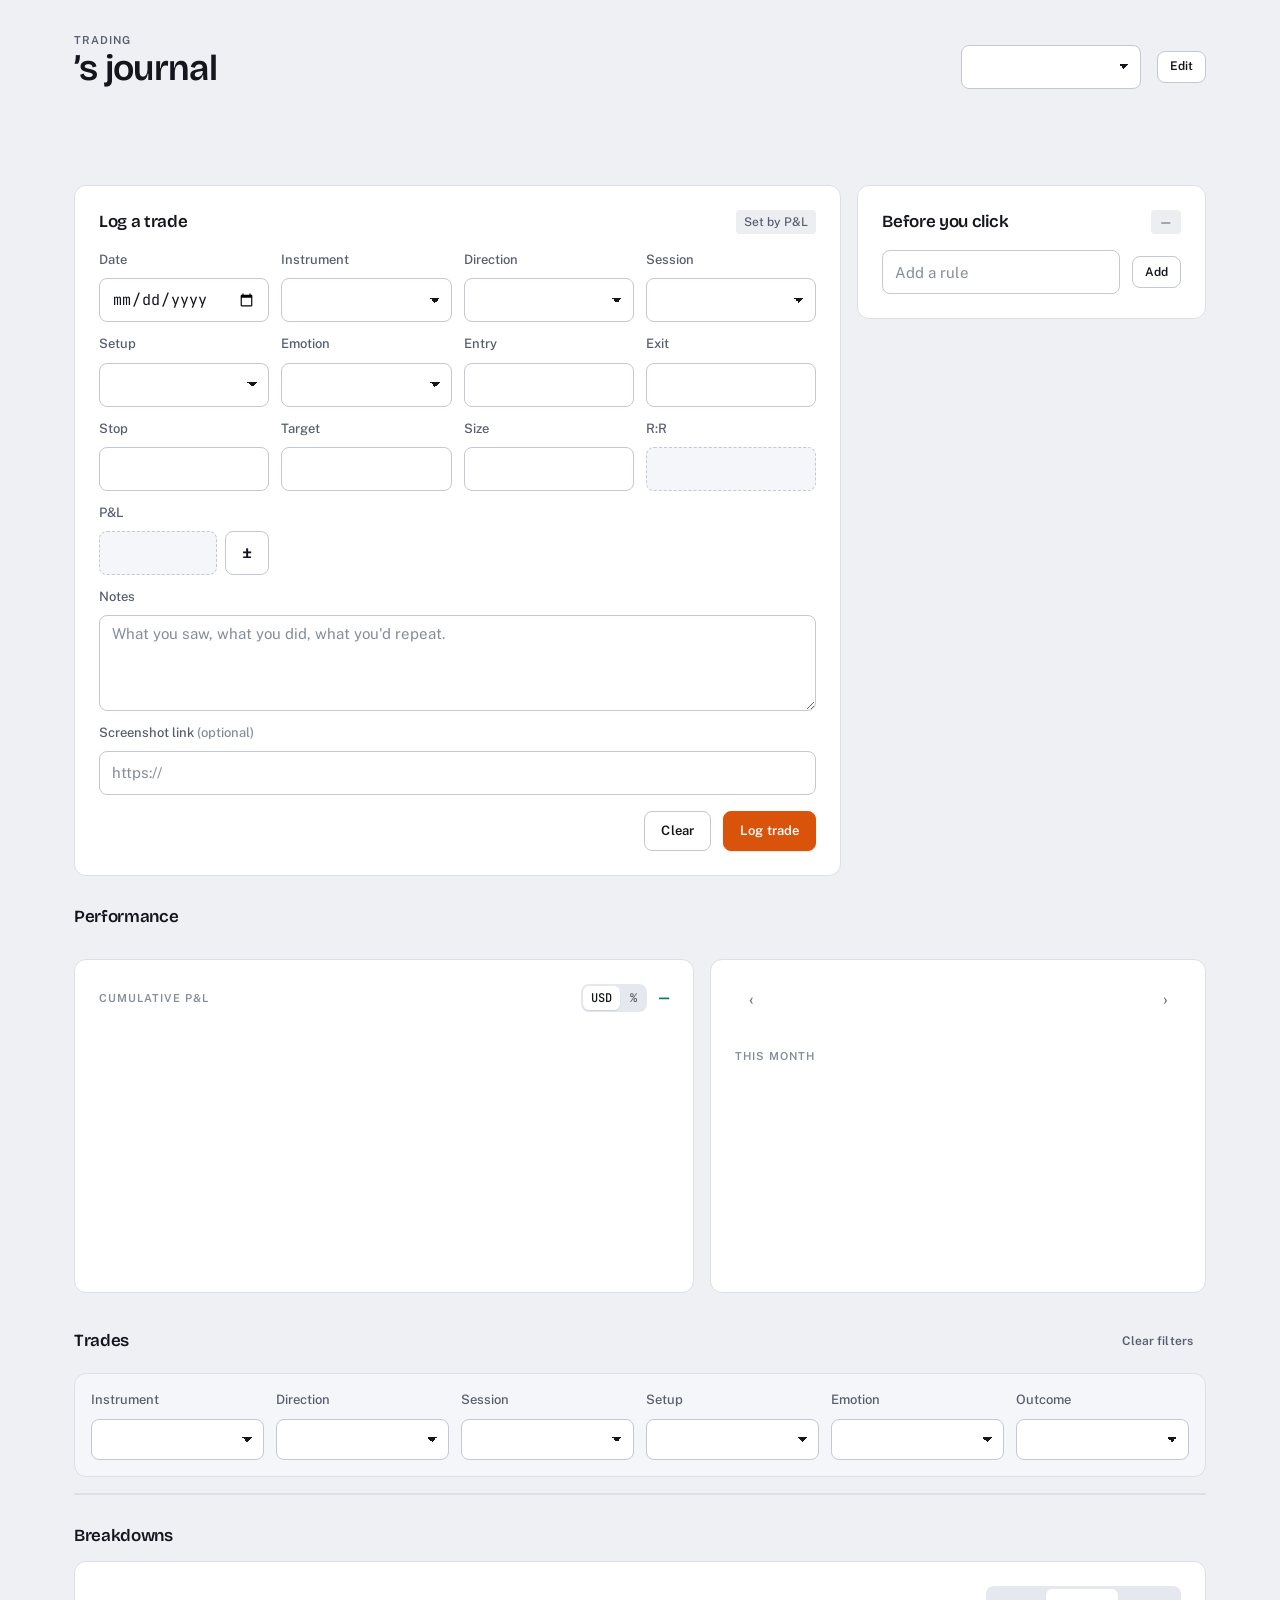
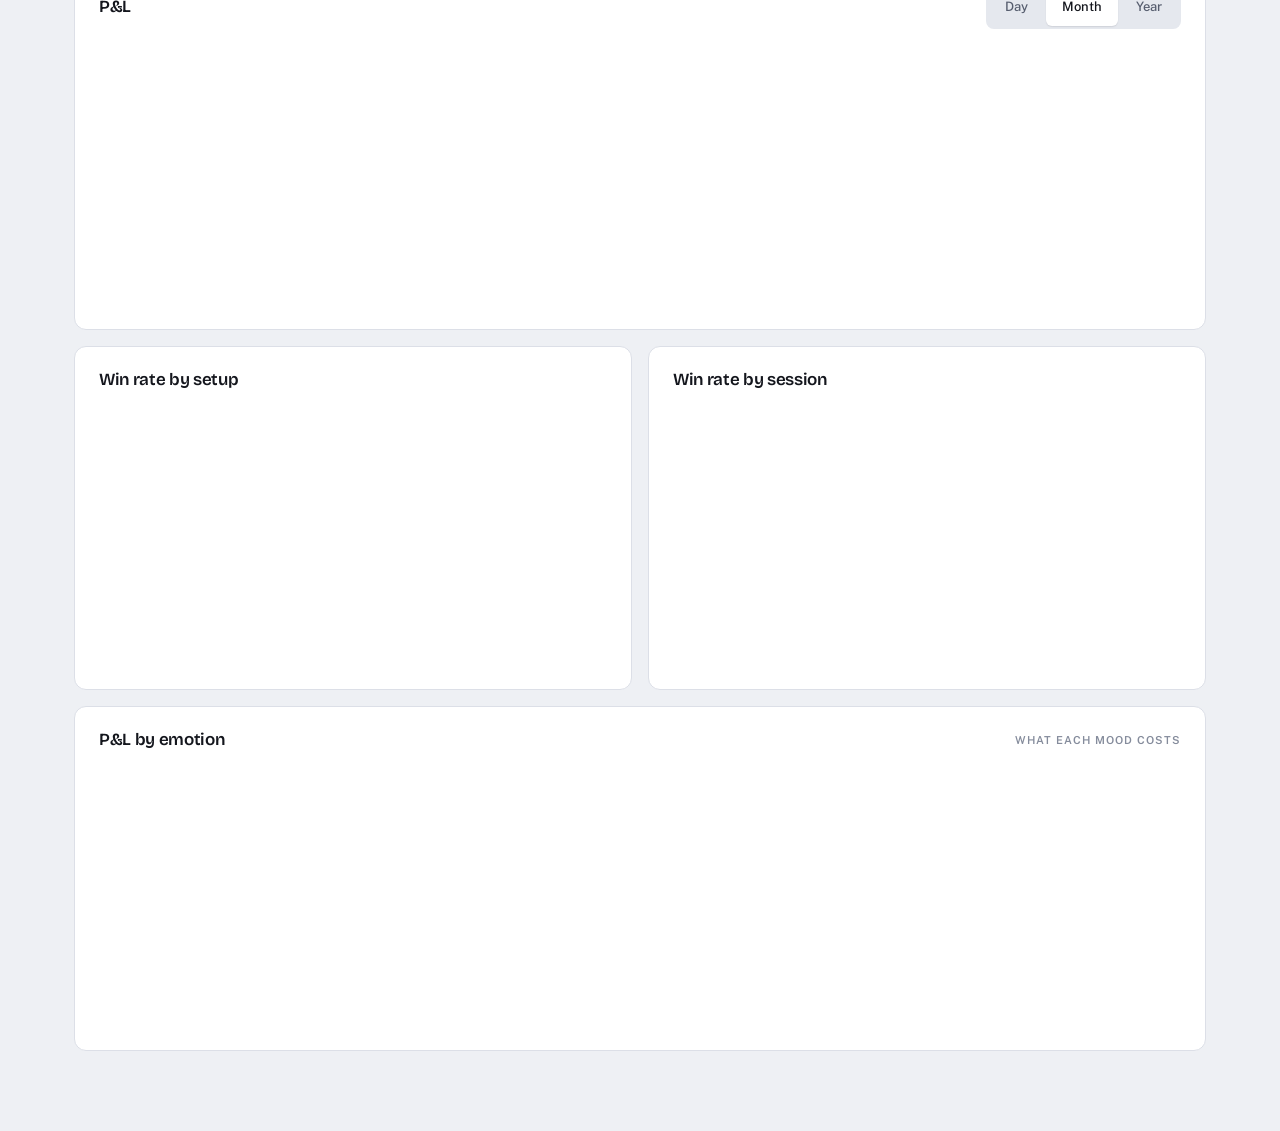
<file: trading.html>
<!doctype html>
<html lang="en" data-booting>
<head>
  <meta charset="utf-8" />
  <meta name="viewport" content="width=device-width, initial-scale=1, maximum-scale=1, viewport-fit=cover" />
  <meta name="color-scheme" content="light dark" />
  <meta http-equiv="Cache-Control" content="no-cache" />
  <title>Trading · Streak.</title>
  <!-- Installable app (Add to Home Screen). Hex values here mirror --bg in
       tokens.css; the browser reads them before any CSS loads. -->
  <link rel="manifest" href="manifest.json" />
  <link rel="icon" type="image/png" sizes="32x32" href="assets/favicon-32.png" />
  <link rel="apple-touch-icon" href="assets/apple-touch-icon.png" />
  <meta name="theme-color" content="#eef0f4" media="(prefers-color-scheme: light)" />
  <meta name="theme-color" content="#0e1017" media="(prefers-color-scheme: dark)" />
  <meta name="mobile-web-app-capable" content="yes" />
  <meta name="apple-mobile-web-app-capable" content="yes" />
  <meta name="apple-mobile-web-app-status-bar-style" content="black-translucent" />
  <meta name="apple-mobile-web-app-title" content="Streak." />
  <!-- Opening splash on phones: classic script, so it runs before the first paint. -->
  <script src="./js/splash.js?v=48"></script>
  <script>
    if ('serviceWorker' in navigator) {
      addEventListener('load', () => navigator.serviceWorker.register('sw.js').catch(() => {}));
    }
  </script>

  <link rel="preconnect" href="https://fonts.googleapis.com" />
  <link rel="preconnect" href="https://fonts.gstatic.com" crossorigin />
  <link
    href="https://fonts.googleapis.com/css2?family=Bricolage+Grotesque:opsz,wdth,wght@12..96,75..100,400..800&family=JetBrains+Mono:wght@400;500;600&family=Public+Sans:ital,wght@0,400;0,500;0,600;1,400&display=swap"
    rel="stylesheet" />

  <link rel="stylesheet" href="css/tokens.css?v=48" />
  <link rel="stylesheet" href="css/base.css?v=48" />
  <link rel="stylesheet" href="css/components.css?v=48" />
</head>

<body>
  <main class="page stack-lg">
    <div class="page-head">
      <div>
        <p class="eyebrow">Trading</p>
        <h1><span id="profile-name"></span>’s journal</h1>
      </div>
      <div class="account-bar">
        <label class="sr-only" for="account-select">Account</label>
        <select class="select" id="account-select"></select>
        <span id="account-pill"></span>
        <button class="btn btn--secondary btn--sm" type="button" id="account-edit">Edit</button>
      </div>
    </div>

    <!-- Status suggestion. Never applied on its own. -->
    <div class="banner banner--info account-alert" id="account-alert" role="status" hidden>
      <span id="account-alert-text"></span>
      <div class="row row-end">
        <button class="btn btn--ghost btn--sm" type="button" id="alert-dismiss">Dismiss</button>
        <button class="btn btn--primary btn--sm" type="button" id="alert-confirm">Confirm</button>
      </div>
    </div>

    <section class="account-summary" id="account-summary" aria-label="Account standing"></section>

    <!-- Log form + pre-trade rules -->
    <section class="log-layout" aria-labelledby="log-title">
      <div class="card">
        <div class="card__head">
          <h2 class="card__title" id="log-title">Log a trade</h2>
          <span class="chip" id="outcome">Set by P&amp;L</span>
        </div>

        <form class="stack" id="trade-form" novalidate>
          <p class="banner banner--error" id="trade-error" role="alert" hidden></p>

          <div class="form-grid">
            <div class="field">
              <label class="label" for="date">Date</label>
              <input class="input" type="date" id="date" required />
            </div>

            <div class="field">
              <label class="label" for="instrument">Instrument</label>
              <select class="select" id="instrument" required></select>
            </div>

            <div class="field">
              <label class="label" for="direction">Direction</label>
              <select class="select" id="direction"></select>
            </div>

            <div class="field">
              <label class="label" for="session">Session</label>
              <select class="select" id="session"></select>
            </div>

            <div class="field">
              <label class="label" for="setup">Setup</label>
              <select class="select" id="setup"></select>
            </div>

            <div class="field">
              <label class="label" for="emotion">Emotion</label>
              <select class="select" id="emotion"></select>
            </div>

            <div class="field">
              <label class="label" for="entry">Entry</label>
              <input class="input input--num" type="number" step="any" inputmode="decimal" id="entry" />
            </div>

            <div class="field">
              <label class="label" for="exit">Exit</label>
              <input class="input input--num" type="number" step="any" inputmode="decimal" id="exit" />
            </div>

            <div class="field">
              <label class="label" for="stop">Stop</label>
              <input class="input input--num" type="number" step="any" inputmode="decimal" id="stop" />
            </div>

            <div class="field">
              <label class="label" for="target">Target</label>
              <input class="input input--num" type="number" step="any" inputmode="decimal" id="target" />
            </div>

            <div class="field">
              <label class="label" for="size">Size</label>
              <input class="input input--num" type="number" step="any" inputmode="decimal" id="size" />
            </div>

            <div class="field field--computed">
              <label class="label" for="rr">R:R</label>
              <input class="input input--num" type="number" step="any" inputmode="decimal" id="rr" />
            </div>

            <div class="field field--computed">
              <label class="label" for="pnl">P&amp;L <span class="field__currency" id="pnl-currency"></span></label>
              <!-- Mobile numeric keypads have no minus key, so the sign gets its
                   own button rather than depending on the keyboard. -->
              <div class="signed-field">
                <input class="input input--num" type="number" step="any" inputmode="decimal" id="pnl" />
                <button class="btn btn--secondary signed-field__sign" type="button" id="pnl-sign"
                  aria-label="Flip the sign of the P&amp;L" title="Make it negative or positive">±</button>
              </div>
            </div>

            <div class="field field--wide">
              <label class="label" for="notes">Notes</label>
              <textarea class="textarea" id="notes" maxlength="2000"
                placeholder="What you saw, what you did, what you'd repeat."></textarea>
            </div>

            <div class="field field--wide">
              <label class="label" for="screenshot">Screenshot link <span class="faint">(optional)</span></label>
              <input class="input" type="url" id="screenshot" placeholder="https://" autocomplete="off" />
            </div>
          </div>

          <div class="row row-wrap">
            <button class="btn btn--ghost btn--sm" type="button" id="recalc" hidden>
              Recalculate R:R and P&amp;L
            </button>
            <div class="spacer"></div>
            <button class="btn btn--secondary" type="button" id="trade-reset">Clear</button>
            <button class="btn btn--primary" type="submit" id="trade-submit">Log trade</button>
          </div>
        </form>
      </div>

      <aside class="card rules-panel" aria-labelledby="rules-title">
        <div class="card__head">
          <h2 class="card__title" id="rules-title">Before you click</h2>
          <span class="chip" id="rule-count">—</span>
        </div>

        <div id="rules-list"></div>

        <form class="row rule-form" id="rule-form">
          <input class="input" id="rule-input" maxlength="200" placeholder="Add a rule" autocomplete="off"
            aria-label="New rule" />
          <button class="btn btn--secondary btn--sm" type="submit">Add</button>
        </form>
      </aside>
    </section>

    <!-- Performance: the strip, then the curve and the calendar -->
    <section class="stack" aria-labelledby="performance-title">
      <h2 class="card__title" id="performance-title">Performance</h2>

      <div class="stat-strip" id="stats" aria-label="Performance summary"></div>

      <div class="panel-pair">
        <div class="panel">
          <div class="panel__head">
            <span class="panel__label">Cumulative P&amp;L</span>
            <div class="row">
              <div class="segmented segmented--sm" role="group" aria-label="Equity scale" id="equity-mode">
                <button type="button" data-equity-mode="amount" aria-pressed="true">USD</button>
                <button type="button" data-equity-mode="percent" aria-pressed="false">%</button>
              </div>
              <span class="panel__total" id="equity-total">—</span>
            </div>
          </div>
          <div class="chart">
            <canvas id="equity-chart" aria-label="Cumulative profit and loss over time"></canvas>
            <p class="chart-empty" id="equity-empty" hidden></p>
          </div>
        </div>

        <div class="panel">
          <div class="calendar__nav">
            <button class="calendar__arrow" type="button" id="cal-prev" aria-label="Previous month">‹</button>
            <span class="calendar__month" id="cal-month" aria-live="polite"></span>
            <button class="calendar__arrow" type="button" id="cal-next" aria-label="Next month">›</button>
          </div>
          <div class="calendar__grid" id="cal-grid" role="group"
            aria-label="Days with trades — arrow keys to move, enter to open"></div>
          <div class="calendar__foot">
            <span class="panel__label">This month</span>
            <span class="num num--muted" id="cal-summary"></span>
          </div>
        </div>
      </div>

      <!-- The selected day, below the calendar rather than over it. -->
      <div class="day-panel" id="day-panel" role="region" aria-label="Selected day" hidden></div>
    </section>

    <!-- Filters + table -->
    <section class="stack" aria-labelledby="table-title">
      <div class="row row-between row-wrap">
        <h2 class="card__title" id="table-title">Trades</h2>
        <button class="btn btn--ghost btn--sm" type="button" id="clear-filters">Clear filters</button>
      </div>

      <div class="filter-bar" id="filter-bar">
        <div class="field">
          <label class="label" for="filter-instrument">Instrument</label>
          <select class="select" id="filter-instrument" data-filter="instrument"></select>
        </div>
        <div class="field">
          <label class="label" for="filter-direction">Direction</label>
          <select class="select" id="filter-direction" data-filter="direction"></select>
        </div>
        <div class="field">
          <label class="label" for="filter-session">Session</label>
          <select class="select" id="filter-session" data-filter="session"></select>
        </div>
        <div class="field">
          <label class="label" for="filter-setup">Setup</label>
          <select class="select" id="filter-setup" data-filter="setup"></select>
        </div>
        <div class="field">
          <label class="label" for="filter-emotion">Emotion</label>
          <select class="select" id="filter-emotion" data-filter="emotion"></select>
        </div>
        <div class="field">
          <label class="label" for="filter-outcome">Outcome</label>
          <select class="select" id="filter-outcome" data-filter="outcome"></select>
        </div>
      </div>

      <div class="card card--flush" id="trade-table"></div>
    </section>

    <!-- Breakdowns -->
    <section class="stack" aria-labelledby="charts-title">
      <h2 class="card__title" id="charts-title">Breakdowns</h2>

      <div class="card">
        <div class="card__head">
          <h3 class="card__title">P&amp;L</h3>
          <div class="segmented" role="group" aria-label="Group profit and loss by">
            <button type="button" data-grouping="day" aria-pressed="false">Day</button>
            <button type="button" data-grouping="month" aria-pressed="true">Month</button>
            <button type="button" data-grouping="year" aria-pressed="false">Year</button>
          </div>
        </div>
        <div class="chart">
          <canvas id="pnl-chart" aria-label="Profit and loss by period"></canvas>
          <p class="chart-empty" id="pnl-empty" hidden></p>
        </div>
      </div>

      <div class="two-col">
        <div class="card">
          <div class="card__head">
            <h3 class="card__title">Win rate by setup</h3>
          </div>
          <div class="chart">
            <canvas id="setup-chart" aria-label="Win rate by setup"></canvas>
            <p class="chart-empty" id="setup-empty" hidden></p>
          </div>
        </div>

        <div class="card">
          <div class="card__head">
            <h3 class="card__title">Win rate by session</h3>
          </div>
          <div class="chart">
            <canvas id="session-chart" aria-label="Win rate by session"></canvas>
            <p class="chart-empty" id="session-empty" hidden></p>
          </div>
        </div>
      </div>

      <div class="card">
        <div class="card__head">
          <h3 class="card__title">P&amp;L by emotion</h3>
          <span class="eyebrow">What each mood costs</span>
        </div>
        <div class="chart">
          <canvas id="emotion-chart" aria-label="Profit and loss by emotion"></canvas>
          <p class="chart-empty" id="emotion-empty" hidden></p>
        </div>
      </div>
    </section>
  </main>

  <dialog class="modal" id="account-modal" aria-labelledby="account-modal-title">
    <form id="account-form">
      <div class="modal__head">
        <h2 class="modal__title" id="account-modal-title">New account</h2>
        <button class="btn btn--icon" type="button" id="account-close" aria-label="Close">×</button>
      </div>

      <div class="modal__body stack">
        <p class="banner banner--error" id="account-error" role="alert" hidden></p>

        <div class="field">
          <label class="label" for="account-name">Name</label>
          <input class="input" id="account-name" maxlength="60" required autocomplete="off"
            placeholder="FTMO 100k phase 1" />
        </div>

        <div class="field">
          <label class="label" for="account-balance">Starting balance <span class="field__currency">USD</span></label>
          <input class="input input--num" id="account-balance" type="number" step="any"
            inputmode="decimal" required />
        </div>

        <p class="hint">The three limits are optional. Leave one blank and it is never checked.</p>

        <div class="entry-form">
          <div class="field">
            <label class="label" for="account-target">Profit target</label>
            <input class="input input--num" id="account-target" type="number" min="0" step="any"
              inputmode="decimal" placeholder="8000" />
          </div>

          <div class="field">
            <label class="label" for="account-maxdd">Max drawdown</label>
            <input class="input input--num" id="account-maxdd" type="number" min="0" step="any"
              inputmode="decimal" placeholder="10000" />
          </div>

          <div class="field">
            <label class="label" for="account-dailydd">Daily loss limit</label>
            <input class="input input--num" id="account-dailydd" type="number" min="0" step="any"
              inputmode="decimal" placeholder="5000" />
          </div>
        </div>

        <div class="field" id="account-status-field" hidden>
          <label class="label" for="account-status">Status</label>
          <select class="select" id="account-status"></select>
          <span class="hint">Set by hand. Nothing here changes on its own.</span>
        </div>

        <div class="field" id="account-note-field" hidden>
          <label class="label" for="account-note">Status note <span class="faint">(optional)</span></label>
          <input class="input" id="account-note" maxlength="200" autocomplete="off" />
        </div>
      </div>

      <div class="modal__foot">
        <button class="btn btn--danger btn--sm" type="button" id="account-delete" hidden>Delete</button>
        <div class="spacer"></div>
        <button class="btn btn--secondary" type="button" id="account-cancel">Cancel</button>
        <button class="btn btn--primary" type="submit" id="account-submit">Create account</button>
      </div>
    </form>
  </dialog>

  <script type="module">
    import { initTradingPage } from './js/trading.js?v=48';
    initTradingPage();
  </script>
</body>
</html>
</file>
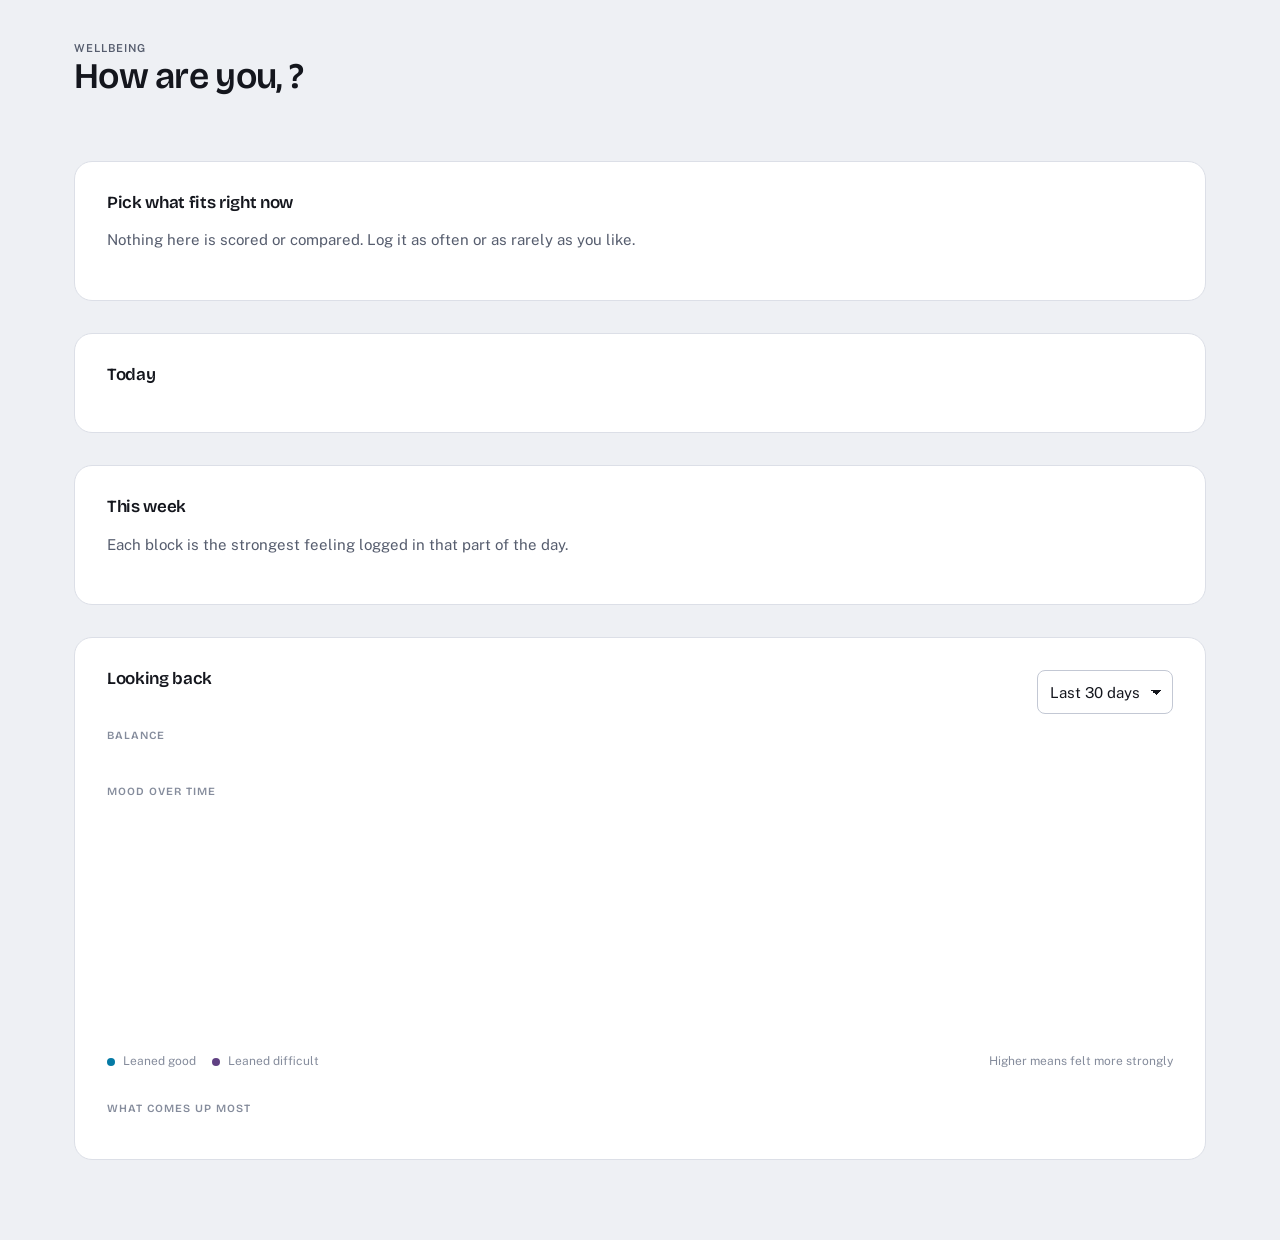
<file: wellbeing.html>
<!doctype html>
<html lang="en" data-booting>
<head>
  <meta charset="utf-8" />
  <meta name="viewport" content="width=device-width, initial-scale=1, maximum-scale=1, viewport-fit=cover" />
  <meta name="color-scheme" content="light dark" />
  <meta http-equiv="Cache-Control" content="no-cache" />
  <title>Wellbeing · Streak.</title>
  <!-- Installable app (Add to Home Screen). Hex values here mirror --bg in
       tokens.css; the browser reads them before any CSS loads. -->
  <link rel="manifest" href="manifest.json" />
  <link rel="icon" type="image/png" sizes="32x32" href="assets/favicon-32.png" />
  <link rel="apple-touch-icon" href="assets/apple-touch-icon.png" />
  <meta name="theme-color" content="#eef0f4" media="(prefers-color-scheme: light)" />
  <meta name="theme-color" content="#0e1017" media="(prefers-color-scheme: dark)" />
  <meta name="mobile-web-app-capable" content="yes" />
  <meta name="apple-mobile-web-app-capable" content="yes" />
  <meta name="apple-mobile-web-app-status-bar-style" content="black-translucent" />
  <meta name="apple-mobile-web-app-title" content="Streak." />
  <!-- Opening splash on phones: classic script, so it runs before the first paint. -->
  <script src="./js/splash.js?v=48"></script>
  <script>
    if ('serviceWorker' in navigator) {
      addEventListener('load', () => navigator.serviceWorker.register('sw.js').catch(() => {}));
    }
  </script>

  <link rel="preconnect" href="https://fonts.googleapis.com" />
  <link rel="preconnect" href="https://fonts.gstatic.com" crossorigin />
  <link
    href="https://fonts.googleapis.com/css2?family=Bricolage+Grotesque:opsz,wdth,wght@12..96,75..100,400..800&family=JetBrains+Mono:wght@400;500;600&family=Public+Sans:ital,wght@0,400;0,500;0,600;1,400&display=swap"
    rel="stylesheet" />

  <link rel="stylesheet" href="css/tokens.css?v=48" />
  <link rel="stylesheet" href="css/base.css?v=48" />
  <link rel="stylesheet" href="css/components.css?v=48" />
</head>

<body class="calm">
  <main class="page stack-lg">
    <div class="page-head">
      <div>
        <p class="eyebrow">Wellbeing</p>
        <h1>How are you, <span id="profile-name"></span>?</h1>
      </div>
    </div>

    <section class="card card--calm" aria-labelledby="log-title">
      <h2 class="card__title" id="log-title">Pick what fits right now</h2>
      <p class="muted">Nothing here is scored or compared. Log it as often or as rarely as you like.</p>

      <div class="feeling-grid" id="feeling-grid" role="group" aria-label="Feelings"></div>

      <div class="log-detail" id="log-detail" hidden>
        <div class="field">
          <label class="label" for="intensity">
            How strongly? <span class="faint" id="intensity-label">Moderately</span>
          </label>
          <input class="range" type="range" id="intensity" min="1" max="5" step="1" value="3" />
        </div>

        <div class="field">
          <label class="label" for="note">Anything to add <span class="faint">(optional)</span></label>
          <textarea class="textarea" id="note" maxlength="500"
            placeholder="What's behind it, if you want to say."></textarea>
        </div>

        <button class="btn btn--primary btn--lg" type="button" id="save-entry">
          <span id="save-label">Log it</span>
        </button>
      </div>

      <blockquote class="reflection" id="reflection" hidden></blockquote>
    </section>

    <section class="card card--calm" aria-labelledby="today-title">
      <h2 class="card__title" id="today-title">Today</h2>
      <div id="timeline"></div>
    </section>

    <section class="card card--calm" aria-labelledby="week-title">
      <h2 class="card__title" id="week-title">This week</h2>
      <p class="muted">Each block is the strongest feeling logged in that part of the day.</p>
      <div id="week-view"></div>
    </section>

    <!-- One period for all three views. Each view sits in its own block so a
         loading skeleton or an empty state can stand in for it. -->
    <section class="card card--calm" aria-labelledby="trends-title">
      <div class="trends__head">
        <div>
          <h2 class="card__title" id="trends-title">Looking back</h2>
          <p class="faint trends__summary" id="trends-summary" aria-live="polite"></p>
        </div>
        <select class="select trends__range" id="chart-range" aria-label="Period">
          <option value="7">Last 7 days</option>
          <option value="30" selected>Last 30 days</option>
          <option value="90">Last 90 days</option>
        </select>
      </div>

      <div id="trends-empty" hidden></div>

      <div class="trends" id="trends">
        <section class="trend" aria-labelledby="balance-title">
          <h3 class="trend__title" id="balance-title">Balance</h3>
          <div id="balance"></div>
        </section>

        <section class="trend" aria-labelledby="mood-title">
          <h3 class="trend__title" id="mood-title">Mood over time</h3>
          <div class="chart chart--mood" id="mood-box">
            <canvas id="mood-chart" role="img"></canvas>
          </div>
          <p class="trend__key" id="mood-key" aria-hidden="true">
            <span class="tone-dot tone-dot--good"></span>Leaned good
            <span class="tone-dot tone-dot--difficult"></span>Leaned difficult
            <span class="trend__key-note">Higher means felt more strongly</span>
          </p>
        </section>

        <section class="trend" aria-labelledby="most-title">
          <h3 class="trend__title" id="most-title">What comes up most</h3>
          <div id="feeling-bars"></div>
        </section>
      </div>
    </section>
  </main>

  <script type="module">
    import { initWellbeingPage } from './js/wellbeing.js?v=48';
    initWellbeingPage();
  </script>
</body>
</html>
</file>
<file: css/tokens.css>
/* ==========================================================================
   Streak. — design tokens
   The only file in the project allowed to contain a raw colour value.
   Themes flip via [data-theme] on <html>; with no attribute we follow the OS.
   ========================================================================== */

:root {
  /* ---------- type ---------------------------------------------------- */
  /* Display carries the personality (the wordmark, the streak count, page
     titles). Body is quiet and legible. Mono is the number face — every
     figure in the app is set in it so columns line up. */
  --font-display: 'Bricolage Grotesque', 'Segoe UI Variable Display', system-ui, sans-serif;
  --font-body: 'Public Sans', 'Segoe UI', system-ui, -apple-system, sans-serif;
  --font-mono: 'JetBrains Mono', ui-monospace, 'Cascadia Mono', 'Consolas', monospace;

  --text-2xs: 0.6875rem;  /* 11 — table micro-labels */
  --text-xs:  0.75rem;    /* 12 */
  --text-sm:  0.8125rem;  /* 13 */
  --text-base:0.9375rem;  /* 15 — body */
  --text-md:  1.0625rem;  /* 17 */
  --text-lg:  1.375rem;   /* 22 */
  --text-xl:  1.75rem;    /* 28 */
  --text-2xl: 2.25rem;    /* 36 */
  --text-3xl: 3rem;       /* 48 */
  --text-4xl: 4.25rem;    /* 68 — the streak counter, nothing else */
  /* The smallest a form field's text may be on a touch screen. Below 16px,
     iPhone Safari zooms the whole page in on focus and leaves it zoomed. */
  --text-field-touch: 16px;

  --leading-tight: 1.1;
  --leading-snug: 1.35;
  --leading-normal: 1.55;

  --tracking-tight: -0.02em;
  --tracking-normal: 0;
  --tracking-wide: 0.06em;
  --tracking-caps: 0.09em;

  --weight-normal: 400;
  --weight-medium: 500;
  --weight-semibold: 600;
  --weight-bold: 700;

  /* ---------- space ---------------------------------------------------- */
  --space-1: 0.25rem;   /* 4  */
  --space-2: 0.5rem;    /* 8  */
  --space-3: 0.75rem;   /* 12 */
  --space-4: 1rem;      /* 16 */
  --space-5: 1.5rem;    /* 24 */
  --space-6: 2rem;      /* 32 */
  --space-7: 2.5rem;    /* 40 */
  --space-8: 3.5rem;    /* 56 */
  --space-9: 5rem;      /* 80 */

  /* ---------- shape ---------------------------------------------------- */
  --radius-xs: 4px;
  --radius-sm: 8px;
  --radius-md: 12px;
  --radius-lg: 18px;
  --radius-xl: 26px;
  --radius-pill: 999px;

  --border-width: 1px;

  /* ---------- motion --------------------------------------------------- */
  --ease-out: cubic-bezier(0.2, 0.8, 0.2, 1);
  --ease-in-out: cubic-bezier(0.65, 0, 0.35, 1);
  --duration-fast: 110ms;
  --duration-base: 180ms;
  --duration-slow: 300ms;

  /* ---------- layout --------------------------------------------------- */
  --page-max: 1180px;
  --page-gutter: var(--space-5);

  /* The page runs edge to edge (viewport-fit=cover), so on an iPhone it sits
     under the notch, the rounded corners and the home bar. These are how much
     of each edge is covered; 0 everywhere else. */
  --safe-top: env(safe-area-inset-top, 0px);
  --safe-right: env(safe-area-inset-right, 0px);
  --safe-bottom: env(safe-area-inset-bottom, 0px);
  --safe-left: env(safe-area-inset-left, 0px);

  /* The bar's own row. --topbar-height is the whole bar, notch included; it
     is what everything pinned below the bar reads, and ui.js overwrites it
     with the measured height (which is why the bar can't size itself from it). */
  --topbar-row: 60px;
  --topbar-height: calc(var(--topbar-row) + var(--safe-top));

  --z-base: 1;
  --z-sticky: 100;
  --z-modal: 400;
  --z-toast: 500;
  --z-splash: 900;    /* the opening splash covers everything, toasts included */

  /* ======================================================================
     LIGHT THEME (default)
     Cool paper, not cream. Ink is blue-black, never pure #000.
     ====================================================================== */

  /* surfaces, back to front */
  --bg:            #eef0f4;
  --surface:       #ffffff;
  --surface-2:     #f5f6f9;
  --surface-sunk:  #e5e8ee;
  --surface-inverse: #14161d;

  /* lines */
  --border:        #dcdfe7;
  --border-strong: #c3c8d4;
  --border-subtle: #e8eaf0;

  /* text */
  --text:          #14161d;
  --text-muted:    #565d6e;
  --text-faint:    #858c9c;
  --text-inverse:  #f6f7fa;
  --text-on-accent:#ffffff;

  /* accent — ember. The streak is a flame; the app is named after it, so the
     one saturated colour in the chrome belongs to it. Green/red stay reserved
     for money so they never read as "brand". */
  --accent:        #d9530b;
  --accent-hover:  #bf480a;
  --accent-active: #a43e08;
  --accent-soft:   #fdece1;
  --accent-rgb:    217 83 11;

  --flame-from:    #f7a13b;
  --flame-to:      #d9530b;

  /* The climber. A mid-grey that holds against the mountain's --surface-2 in
     both themes, plus a near-white for muzzle, chest and paws. These are their
     own pair because no surface token stays light in dark mode — --surface is
     #ffffff here and #171a23 there, so white paws would turn black. */
  --cat-fur:       #7d8695;
  --cat-light:     #f7f9fc;
  --cat-line:      #2a2f3d;

  /* data / money */
  --positive:      #0b7d55;
  --positive-soft: #e2f4ec;
  --positive-rgb:  11 125 85;
  --negative:      #c33a34;
  --negative-soft: #fce9e8;
  --negative-rgb:  195 58 52;
  --neutral:       #6b7280;
  --neutral-soft:  #eceef2;

  /* status */
  --warning:       #a96a00;
  --warning-soft:  #fdf1dc;
  --info:          #2b5fd9;
  --info-soft:     #e6ecfd;

  /* interaction */
  --focus:         #1f5fe0;
  --overlay:       rgb(18 20 27 / 0.42);
  --hover-wash:    rgb(18 20 27 / 0.04);
  --press-wash:    rgb(18 20 27 / 0.08);
  --track:         #d8dbe4;

  --shadow-sm: 0 1px 2px rgb(18 20 27 / 0.06), 0 1px 1px rgb(18 20 27 / 0.04);
  --shadow-md: 0 4px 12px rgb(18 20 27 / 0.08), 0 1px 3px rgb(18 20 27 / 0.05);
  --shadow-lg: 0 18px 44px rgb(18 20 27 / 0.16), 0 2px 8px rgb(18 20 27 / 0.06);
  --shadow-accent: 0 6px 20px rgb(var(--accent-rgb) / 0.28);

  /* Chart series — assigned in charts.js, in this fixed order, never cycled.
     Six slots, each a different hue family; a seventh category folds into
     "Other" rather than inventing a colour. Validated for every pair, not just
     neighbours: lightness band, chroma floor, protan/deutan/tritan separation,
     and 3:1 against the chart surface. Dark is its own set of steps, not a
     lightened flip of these. Re-run the checker before changing any of them. */
  --series-1: #d9530b;  /* ember  */
  --series-2: #057aa5;  /* teal   */
  --series-3: #4d9965;  /* green  */
  --series-4: #a282cb;  /* lilac  */
  --series-5: #604183;  /* violet */
  --series-6: #883d22;  /* brick  */
  --series-other: #6b7280;

  /* Wellbeing's two tones: how a day or a share of feelings leaned. Calm
     hues on purpose: green and red mean money in this app, and a hard day
     isn't a loss. Defined from the series, so each theme's own steps apply
     (the dark block only redefines the series). */
  /* Teal is Calm's own colour and violet is Anxious's, so each tone matches
     feelings on its own side. Lilac (Grateful) would have painted a good
     feeling in the difficult colour. */
  --tone-good: var(--series-2);
  --tone-difficult: var(--series-5);
  --tone-even: var(--neutral);
}

/* ======================================================================
   DARK THEME
   Deep indigo-slate. Not near-black, not a grey wash — it has a hue.
   ====================================================================== */
:root[data-theme='dark'] {
  --bg:            #0e1017;
  --surface:       #171a23;
  --surface-2:     #1e2230;
  --surface-sunk:  #0a0c12;
  --surface-inverse: #f2f4f8;

  --border:        #2a2f3d;
  --border-strong: #3b4254;
  --border-subtle: #21262f;

  --text:          #e9ebf2;
  --text-muted:    #9aa2b6;
  --text-faint:    #6d768c;
  --text-inverse:  #14161d;
  --text-on-accent:#1a0d04;

  --accent:        #ff8a3d;
  --accent-hover:  #ff9d5c;
  --accent-active: #f0762a;
  --accent-soft:   #2c1b10;
  --accent-rgb:    255 138 61;

  --flame-from:    #ffc36b;
  --flame-to:      #ff6a2b;

  /* Fur lifts and the light tone drops, so both stay readable on the dark
     mountain; the line stays near-black, as an outline should. */
  --cat-fur:       #8e97a8;
  --cat-light:     #eef1f7;
  --cat-line:      #12141b;

  --positive:      #3ed69a;
  --positive-soft: #122b23;
  --positive-rgb:  62 214 154;
  --negative:      #ff6b66;
  --negative-soft: #2e1717;
  --negative-rgb:  255 107 102;
  --neutral:       #8b93a6;
  --neutral-soft:  #232735;

  --warning:       #e8b04b;
  --warning-soft:  #2b2213;
  --info:          #6f9bff;
  --info-soft:     #151d33;

  --focus:         #7aa5ff;
  --overlay:       rgb(4 5 8 / 0.66);
  --hover-wash:    rgb(255 255 255 / 0.05);
  --press-wash:    rgb(255 255 255 / 0.09);
  --track:         #2f3546;

  --shadow-sm: 0 1px 2px rgb(0 0 0 / 0.5);
  --shadow-md: 0 6px 18px rgb(0 0 0 / 0.45);
  --shadow-lg: 0 24px 56px rgb(0 0 0 / 0.6);
  --shadow-accent: 0 6px 24px rgb(var(--accent-rgb) / 0.3);

  --series-1: #ca6d2b;  /* ember  */
  --series-2: #1276a4;  /* teal   */
  --series-3: #3ea17a;  /* green  */
  --series-4: #9284ce;  /* lilac  */
  --series-5: #6b4fd1;  /* violet */
  --series-6: #9e506f;  /* mauve  */
  --series-other: #8b93a6;
}

/* No explicit choice yet (pre-login, or "System") — follow the OS.
   Duplicated rather than @import-ed so a theme swap is one attribute. */
@media (prefers-color-scheme: dark) {
  :root:not([data-theme='light']):not([data-theme='dark']) {
    --bg:            #0e1017;
    --surface:       #171a23;
    --surface-2:     #1e2230;
    --surface-sunk:  #0a0c12;
    --surface-inverse: #f2f4f8;

    --border:        #2a2f3d;
    --border-strong: #3b4254;
    --border-subtle: #21262f;

    --text:          #e9ebf2;
    --text-muted:    #9aa2b6;
    --text-faint:    #6d768c;
    --text-inverse:  #14161d;
    --text-on-accent:#1a0d04;

    --accent:        #ff8a3d;
    --accent-hover:  #ff9d5c;
    --accent-active: #f0762a;
    --accent-soft:   #2c1b10;
    --accent-rgb:    255 138 61;

    --flame-from:    #ffc36b;
    --flame-to:      #ff6a2b;

    --cat-fur:       #8e97a8;
    --cat-light:     #eef1f7;
    --cat-line:      #12141b;

    --positive:      #3ed69a;
    --positive-soft: #122b23;
    --positive-rgb:  62 214 154;
    --negative:      #ff6b66;
    --negative-soft: #2e1717;
    --negative-rgb:  255 107 102;
    --neutral:       #8b93a6;
    --neutral-soft:  #232735;

    --warning:       #e8b04b;
    --warning-soft:  #2b2213;
    --info:          #6f9bff;
    --info-soft:     #151d33;

    --focus:         #7aa5ff;
    --overlay:       rgb(4 5 8 / 0.66);
    --hover-wash:    rgb(255 255 255 / 0.05);
    --press-wash:    rgb(255 255 255 / 0.09);
    --track:         #2f3546;

    --shadow-sm: 0 1px 2px rgb(0 0 0 / 0.5);
    --shadow-md: 0 6px 18px rgb(0 0 0 / 0.45);
    --shadow-lg: 0 24px 56px rgb(0 0 0 / 0.6);
    --shadow-accent: 0 6px 24px rgb(var(--accent-rgb) / 0.3);

    --series-1: #ca6d2b;  /* ember  */
    --series-2: #1276a4;  /* teal   */
    --series-3: #3ea17a;  /* green  */
    --series-4: #9284ce;  /* lilac  */
    --series-5: #6b4fd1;  /* violet */
    --series-6: #9e506f;  /* mauve  */
    --series-other: #8b93a6;
  }
}

/* Profile avatar palette. Offered in the "add profile" swatch picker and
   stored per profile as a hex string, so these are values not variables. */
:root {
  --avatar-1: #d9530b;
  --avatar-2: #2b5fd9;
  --avatar-3: #0b7d55;
  --avatar-4: #8b5cf6;
  --avatar-5: #0e8ea3;
  --avatar-6: #c2417f;
  --avatar-7: #b8860b;
  --avatar-8: #4a5568;
}
</file>
<file: css/base.css>
/* ==========================================================================
   Streak. — reset, typography, layout primitives
   No literal colours here. Everything comes from tokens.css.
   ========================================================================== */

*,
*::before,
*::after { box-sizing: border-box; }

* { margin: 0; }

html {
  -webkit-text-size-adjust: 100%;
  text-size-adjust: 100%;
  color-scheme: light;
  scrollbar-color: var(--border-strong) transparent;
  /* How much of the top of the viewport is covered by pinned chrome, so that
     anything the browser scrolls to of its own accord — a focused control, an
     in-page anchor — clears it instead of landing underneath. Pages with a
     sticky banner set --sticky-top from JS once they know its height; on pages
     without one the fallback is just the top bar. */
  scroll-padding-top: calc(var(--sticky-top, var(--topbar-height)) + var(--space-3));

  /* Behave like an app, not a web page, on a phone:
     - manipulation: no double-tap zoom, and taps fire without waiting for one.
     - overscroll none: no rubber-band bounce past either end of the page.
     - overflow-x clip: a safety net. Nothing should be wider than the screen
       (each case is fixed at its source), but if something ever is, it can't
       be dragged into view. clip, not hidden, because hidden would make this
       a scroll container and break every position: sticky below it. */
  touch-action: manipulation;
  overscroll-behavior: none;
  overflow-x: clip;
}
:root[data-theme='dark'] { color-scheme: dark; }
@media (prefers-color-scheme: dark) {
  :root:not([data-theme='light']):not([data-theme='dark']) { color-scheme: dark; }
}

body {
  min-height: 100dvh;
  background: var(--bg);
  color: var(--text);
  font-family: var(--font-body);
  font-size: var(--text-base);
  line-height: var(--leading-normal);
  font-synthesis-weight: none;
  -webkit-font-smoothing: antialiased;
  text-rendering: optimizeLegibility;
  overscroll-behavior: none;
  overflow-x: clip;
}

/* The session guard hides the page until auth.js has decided whether this
   visitor belongs here — otherwise protected content flashes before the
   redirect. The animation is a failsafe: if the module never runs (CDN down,
   JS error), the page reveals itself after 4s instead of staying blank
   forever. Zero-duration, so it is motion-safe. */
html[data-booting] body {
  visibility: hidden;
  animation: guard-failsafe 0s linear 4s forwards;
}
@keyframes guard-failsafe { to { visibility: visible; } }

img, svg, video, canvas { display: block; max-width: 100%; }
svg { fill: currentColor; }

input, button, textarea, select {
  font: inherit;
  color: inherit;
}

button { background: none; border: none; padding: 0; cursor: pointer; }

/* ---------- headings ------------------------------------------------- */

h1, h2, h3, h4 {
  font-family: var(--font-display);
  font-weight: var(--weight-semibold);
  line-height: var(--leading-tight);
  letter-spacing: var(--tracking-tight);
  text-wrap: balance;
}
h1 { font-size: var(--text-xl); }
h2 { font-size: var(--text-lg); }
h3 { font-size: var(--text-md); }
h4 { font-size: var(--text-base); }

p { text-wrap: pretty; }

a {
  color: var(--accent);
  text-decoration-thickness: 1px;
  text-underline-offset: 0.2em;
}
a:hover { color: var(--accent-hover); }

small { font-size: var(--text-sm); }

::selection {
  background: var(--accent);
  color: var(--text-on-accent);
}

/* ---------- focus ------------------------------------------------------ */

:focus { outline: none; }
:focus-visible {
  outline: 2px solid var(--focus);
  outline-offset: 2px;
  border-radius: var(--radius-xs);
}

/* ---------- numbers ---------------------------------------------------- */
/* Every figure in the product — P&L, R:R, amounts, streak counts — is set
   in the mono face with tabular figures so columns align. */

.num,
[data-num],
td.num,
th.num {
  font-family: var(--font-mono);
  font-variant-numeric: tabular-nums;
  font-feature-settings: 'tnum' 1, 'zero' 1;
  letter-spacing: -0.01em;
}
.num--positive { color: var(--positive); }
.num--negative { color: var(--negative); }
.num--muted { color: var(--text-muted); }

/* ---------- layout primitives ------------------------------------------ */

.page {
  width: 100%;
  max-width: var(--page-max);
  margin-inline: auto;
  /* The gutter, or the notch in landscape if that is wider; and room for the
     home bar under the last thing on the page. */
  padding-left: max(var(--page-gutter), var(--safe-left));
  padding-right: max(var(--page-gutter), var(--safe-right));
  padding-top: var(--space-6);
  padding-bottom: calc(var(--space-9) + var(--safe-bottom));
}

.page-head {
  display: flex;
  flex-wrap: wrap;
  align-items: flex-end;
  justify-content: space-between;
  gap: var(--space-4);
  margin-bottom: var(--space-6);
}
.page-head h1 { font-size: var(--text-2xl); }
.page-head p { color: var(--text-muted); }

/* The greeting under the heading. Soft, unhurried, and deliberately without
   animation — it should read like a note left on the counter, not an event. */
.greeting {
  margin-top: var(--space-2);
  max-width: 52ch;
  font-family: var(--font-display);
  font-size: var(--text-md);
  font-weight: var(--weight-normal);
  line-height: var(--leading-snug);
  color: var(--text-muted);
  text-wrap: pretty;
}

.stack { display: flex; flex-direction: column; gap: var(--space-4); }
.stack-sm { display: flex; flex-direction: column; gap: var(--space-2); }
.stack-lg { display: flex; flex-direction: column; gap: var(--space-6); }

.row {
  display: flex;
  align-items: center;
  gap: var(--space-3);
}
.row-between { justify-content: space-between; }
.row-end { justify-content: flex-end; }
.row-wrap { flex-wrap: wrap; }

.grid {
  display: grid;
  gap: var(--space-4);
  grid-template-columns: repeat(auto-fill, minmax(min(240px, 100%), 1fr));
}

.spacer { flex: 1 1 auto; }

/* ---------- text utilities --------------------------------------------- */

.muted { color: var(--text-muted); }
.faint { color: var(--text-faint); }
.eyebrow {
  font-size: var(--text-2xs);
  font-weight: var(--weight-semibold);
  letter-spacing: var(--tracking-caps);
  text-transform: uppercase;
  color: var(--text-faint);
}
.display { font-family: var(--font-display); letter-spacing: var(--tracking-tight); }
.truncate { overflow: hidden; text-overflow: ellipsis; white-space: nowrap; }

/* Visible only to screen readers, until focused (skip links). */
.sr-only {
  position: absolute;
  width: 1px; height: 1px;
  padding: 0; margin: -1px;
  overflow: hidden;
  clip-path: inset(50%);
  white-space: nowrap;
}
.sr-only:focus-visible {
  position: fixed;
  top: var(--space-3); left: var(--space-3);
  width: auto; height: auto;
  padding: var(--space-2) var(--space-4);
  clip-path: none;
  background: var(--surface);
  border: var(--border-width) solid var(--border-strong);
  border-radius: var(--radius-sm);
  z-index: var(--z-toast);
}

[hidden] { display: none !important; }

/* ---------- motion ------------------------------------------------------ */

/* Motion is ON by default, whatever the operating system says.
 *
 * This app deliberately overrides the OS "reduce motion" preference. The
 * animations are the product here, not decoration — the climber's height is
 * how today's progress is read — and with the system setting on, the app came
 * up with all of it switched off.
 *
 * Every reduced-motion block in this project is gated on one attribute, so
 * putting the operating system back in charge is a single edit:
 *
 *     <html data-motion="system">
 *
 * With that attribute present, this rule and its counterparts in
 * components.css take effect exactly as they did before, and
 * prefersReducedMotion() in ui.js and charts.js agrees with them. With the
 * attribute absent — the default — motion always plays.
 */
@media (prefers-reduced-motion: reduce) {
  :root[data-motion='system'] *,
  :root[data-motion='system'] *::before,
  :root[data-motion='system'] *::after {
    animation-duration: 0.001ms !important;
    animation-iteration-count: 1 !important;
    transition-duration: 0.001ms !important;
    scroll-behavior: auto !important;
  }
}

/* ---------- scrollbars (WebKit) ----------------------------------------- */

::-webkit-scrollbar { width: 10px; height: 10px; }
::-webkit-scrollbar-track { background: transparent; }
::-webkit-scrollbar-thumb {
  background: var(--border-strong);
  border: 3px solid var(--bg);
  border-radius: var(--radius-pill);
}
::-webkit-scrollbar-thumb:hover { background: var(--text-faint); }

/* ---------- touch targets ------------------------------------------------ */

/* On a touch screen every control clears 44px. Desktop keeps its density —
   a mouse doesn't need the room, and the tables would double in height. */
@media (pointer: coarse) {
  .btn,
  .btn--sm,
  .btn--icon,
  .input,
  .select,
  .segmented button,
  .calendar__arrow,
  .toast__close,
  .collapse > summary {
    min-height: 44px;
  }
  .btn--icon { width: 44px; }
  .swatch { width: 44px; height: 44px; }
  /* Field text size on touch screens lives at the very end of
     components.css: here it lost to the field rules loaded after it. */
  .task-row input[type='checkbox'],
  .rule input[type='checkbox'] {
    width: 24px;
    height: 24px;
  }
  /* The row itself is the target; the box just has to be hittable inside it. */
  .task-row, .rule { padding-block: var(--space-3); }
  .habit-check { width: 44px; height: 44px; }
  .edit-row { padding-block: var(--space-2); }
}

/* ---------- narrow screens ----------------------------------------------- */

/* 375px is the floor: nothing may scroll sideways at that width except the
   things that are meant to (tables, the calendar's own grid). */
@media (max-width: 420px) {
  :root { --page-gutter: var(--space-4); }

  .page { padding-top: var(--space-5); padding-bottom: calc(var(--space-8) + var(--safe-bottom)); }
  .page-head { gap: var(--space-3); }
  .page-head h1 { font-size: var(--text-xl); }

  .card, .panel { padding: var(--space-4); }
  .modal { width: calc(100vw - var(--space-4) * 2); }
  .modal__head, .modal__body, .modal__foot { padding-inline: var(--space-4); }
  .modal__foot { flex-direction: column-reverse; }
  .modal__foot .btn { width: 100%; }

  /* Stack anything that was a row of controls. */
  .quick-add > * { flex: 1 1 100%; }
  .entry-form, .form-grid { grid-template-columns: 1fr; }
  .segmented { width: 100%; }
  .segmented button { flex: 1 1 0; }

  .stat-strip { grid-template-columns: repeat(2, minmax(0, 1fr)); }
  .stat-card__value { font-size: var(--text-md); }

  .objective-grid { grid-template-columns: 1fr; }
  .cal-cell { min-height: 38px; }
  .cal-cell__count { display: none; }

  .streak__value { font-size: var(--text-3xl); }
}

/* ---------- print -------------------------------------------------------- */

@media print {
  body { background: none; }
  .topbar, .toast-region, .btn { display: none !important; }
}
</file>
<file: css/components.css>
/* ==========================================================================
   Streak. — components
   Buttons, forms, cards, tables, modals, nav, toasts, and the streak mark.
   No literal colours here. Everything comes from tokens.css.
   ========================================================================== */

/* ==========================================================================
   Wordmark
   The name is always "Streak." — the period is part of it, and it carries
   the accent so the brand colour is stated once, small, in every view.
   ========================================================================== */

.wordmark {
  font-family: var(--font-display);
  font-weight: var(--weight-bold);
  font-size: var(--text-md);
  letter-spacing: var(--tracking-tight);
  color: var(--text);
  text-decoration: none;
  display: inline-flex;
  align-items: baseline;
}
.wordmark:hover { color: var(--text); }
.wordmark b { font-weight: inherit; }
.wordmark i {
  font-style: normal;
  color: var(--accent);
}
.wordmark--lg { font-size: var(--text-2xl); }

/* ==========================================================================
   Buttons
   ========================================================================== */

.btn {
  --btn-bg: transparent;
  --btn-fg: var(--text);
  --btn-border: transparent;
  display: inline-flex;
  align-items: center;
  justify-content: center;
  gap: var(--space-2);
  min-height: 40px;
  padding: 0 var(--space-4);
  border: var(--border-width) solid var(--btn-border);
  border-radius: var(--radius-sm);
  background: var(--btn-bg);
  color: var(--btn-fg);
  font-size: var(--text-sm);
  font-weight: var(--weight-semibold);
  letter-spacing: 0.01em;
  white-space: nowrap;
  cursor: pointer;
  transition:
    background var(--duration-fast) var(--ease-out),
    border-color var(--duration-fast) var(--ease-out),
    transform var(--duration-fast) var(--ease-out),
    box-shadow var(--duration-fast) var(--ease-out);
}
.btn:active:not(:disabled) { transform: translateY(1px); }
.btn:disabled,
.btn[aria-disabled='true'] {
  opacity: 0.5;
  cursor: not-allowed;
  transform: none;
}

.btn--primary {
  --btn-bg: var(--accent);
  --btn-fg: var(--text-on-accent);
  --btn-border: var(--accent);
  box-shadow: var(--shadow-sm);
}
.btn--primary:hover:not(:disabled) {
  --btn-bg: var(--accent-hover);
  --btn-border: var(--accent-hover);
  box-shadow: var(--shadow-accent);
}
.btn--primary:active:not(:disabled) {
  --btn-bg: var(--accent-active);
  --btn-border: var(--accent-active);
}

.btn--secondary {
  --btn-bg: var(--surface);
  --btn-fg: var(--text);
  --btn-border: var(--border-strong);
}
.btn--secondary:hover:not(:disabled) { --btn-bg: var(--surface-2); }

.btn--ghost { --btn-fg: var(--text-muted); }
.btn--ghost:hover:not(:disabled) {
  --btn-bg: var(--hover-wash);
  --btn-fg: var(--text);
}

.btn--danger {
  --btn-fg: var(--negative);
  --btn-border: var(--border);
}
.btn--danger:hover:not(:disabled) {
  --btn-bg: var(--negative-soft);
  --btn-border: var(--negative);
}

.btn--block { width: 100%; }
.btn--lg { min-height: 48px; padding-inline: var(--space-5); font-size: var(--text-base); }
.btn--sm { min-height: 32px; padding-inline: var(--space-3); font-size: var(--text-xs); }

.btn--icon {
  min-height: 40px;
  width: 40px;
  padding: 0;
  border-radius: var(--radius-sm);
  color: var(--text-muted);
}
.btn--icon:hover:not(:disabled) { background: var(--hover-wash); color: var(--text); }

/* Busy state: the label is swapped for a spinner by ui.js setBusy(). */
.btn__spinner {
  width: 15px;
  height: 15px;
  border: 2px solid currentColor;
  border-right-color: transparent;
  border-radius: 50%;
  animation: spin 620ms linear infinite;
}
@keyframes spin { to { transform: rotate(360deg); } }

/* ==========================================================================
   Forms
   ========================================================================== */

.field { display: flex; flex-direction: column; gap: var(--space-2); }

.label {
  font-size: var(--text-sm);
  font-weight: var(--weight-medium);
  color: var(--text-muted);
}

.input,
.select,
.textarea {
  width: 100%;
  min-height: 44px;
  padding: var(--space-2) var(--space-3);
  background: var(--surface);
  color: var(--text);
  border: var(--border-width) solid var(--border-strong);
  border-radius: var(--radius-sm);
  font-size: var(--text-base);
  transition:
    border-color var(--duration-fast) var(--ease-out),
    box-shadow var(--duration-fast) var(--ease-out);
}
.input::placeholder,
.textarea::placeholder { color: var(--text-faint); }

.input:hover:not(:disabled),
.select:hover:not(:disabled),
.textarea:hover:not(:disabled) { border-color: var(--text-faint); }

.input:focus-visible,
.select:focus-visible,
.textarea:focus-visible {
  outline: none;
  border-color: var(--focus);
  box-shadow: 0 0 0 3px rgb(var(--accent-rgb) / 0.18);
}

.input:disabled,
.select:disabled,
.textarea:disabled {
  background: var(--surface-sunk);
  color: var(--text-faint);
  cursor: not-allowed;
}

.input[aria-invalid='true'],
.select[aria-invalid='true'] {
  border-color: var(--negative);
}

/* The reason, under the field it belongs to rather than at the top of a form. */
.field__error {
  font-size: var(--text-sm);
  color: var(--negative);
  display: flex;
  gap: var(--space-2);
}
.field__error::before { content: '↑'; opacity: 0.7; }

.textarea { min-height: 96px; resize: vertical; line-height: var(--leading-snug); }

/* Numbers are typed and read in the mono face, same as everywhere else. */
.input[type='number'],
.input[type='date'],
.input[type='time'],
.input--num {
  font-family: var(--font-mono);
  font-variant-numeric: tabular-nums;
}

/* iPhone Safari centres date and time values and lets an empty one collapse
   below the row's height; both read as broken next to a text field. */
.input[type='date'],
.input[type='time'] { min-width: 0; -webkit-appearance: none; appearance: none; }
.input[type='date']::-webkit-date-and-time-value,
.input[type='time']::-webkit-date-and-time-value { text-align: left; }

.select {
  appearance: none;
  padding-right: var(--space-6);
  background-image: linear-gradient(45deg, transparent 50%, currentColor 50%),
                    linear-gradient(135deg, currentColor 50%, transparent 50%);
  background-position: right var(--space-4) center, right calc(var(--space-4) - 5px) center;
  background-size: 5px 5px, 5px 5px;
  background-repeat: no-repeat;
  cursor: pointer;
}

.hint { font-size: var(--text-sm); color: var(--text-faint); }
.error-text { font-size: var(--text-sm); color: var(--negative); }

/* Inline form-level message (login failures, save failures). */
.banner {
  display: flex;
  gap: var(--space-3);
  align-items: flex-start;
  padding: var(--space-3) var(--space-4);
  border-radius: var(--radius-sm);
  font-size: var(--text-sm);
  border: var(--border-width) solid transparent;
}
.banner--error {
  background: var(--negative-soft);
  border-color: rgb(var(--negative-rgb) / 0.35);
  color: var(--negative);
}
.banner--info { background: var(--info-soft); color: var(--info); }
.banner--success { background: var(--positive-soft); color: var(--positive); }

/* Toggle switch (habit active flags, rule checklist, appearance) */
.switch {
  position: relative;
  display: inline-flex;
  align-items: center;
  flex-shrink: 0;
  width: 44px;
  height: 26px;
  cursor: pointer;
}
.switch input {
  position: absolute;
  opacity: 0;
  width: 100%; height: 100%;
  margin: 0;
  cursor: pointer;
}
.switch__track {
  width: 100%;
  height: 100%;
  border-radius: var(--radius-pill);
  background: var(--track);
  transition: background var(--duration-base) var(--ease-out);
}
.switch__track::after {
  content: '';
  position: absolute;
  top: 3px; left: 3px;
  width: 20px; height: 20px;
  border-radius: 50%;
  background: var(--surface);
  box-shadow: var(--shadow-sm);
  transition: transform var(--duration-base) var(--ease-out);
}
.switch input:checked + .switch__track { background: var(--accent); }
.switch input:checked + .switch__track::after { transform: translateX(18px); }
.switch input:focus-visible + .switch__track {
  outline: 2px solid var(--focus);
  outline-offset: 2px;
}

/* Segmented control (long/short, comparison/solo, settings tabs) */
.segmented {
  display: inline-flex;
  /* Long labels wrap to a second row rather than pushing past the viewport. */
  flex-wrap: wrap;
  padding: 3px;
  gap: 2px;
  background: var(--surface-sunk);
  border-radius: var(--radius-sm);
}
.segmented button {
  padding: var(--space-2) var(--space-4);
  border-radius: calc(var(--radius-sm) - 2px);
  font-size: var(--text-sm);
  font-weight: var(--weight-medium);
  color: var(--text-muted);
  transition: background var(--duration-fast) var(--ease-out),
              color var(--duration-fast) var(--ease-out);
}
.segmented button:hover { color: var(--text); }
.segmented button[aria-pressed='true'],
.segmented button[aria-selected='true'] {
  background: var(--surface);
  color: var(--text);
  box-shadow: var(--shadow-sm);
}

/* Colour swatch picker (profile colour) */
.swatches { display: flex; flex-wrap: wrap; gap: var(--space-2); }
.swatch {
  width: 34px;
  height: 34px;
  border-radius: 50%;
  border: 2px solid transparent;
  outline-offset: 3px;
  background-clip: content-box;
  padding: 3px;
  transition: transform var(--duration-fast) var(--ease-out);
}
.swatch:hover { transform: scale(1.08); }
.swatch[aria-pressed='true'] { border-color: var(--text); }

/* ==========================================================================
   Cards & surfaces
   ========================================================================== */

.card {
  background: var(--surface);
  border: var(--border-width) solid var(--border);
  border-radius: var(--radius-md);
  padding: var(--space-5);
}
.card--flush { padding: 0; overflow: hidden; }
.card--raised { box-shadow: var(--shadow-md); }

.card__head {
  display: flex;
  align-items: center;
  justify-content: space-between;
  gap: var(--space-3);
  margin-bottom: var(--space-4);
}
.card__title {
  font-family: var(--font-display);
  font-size: var(--text-md);
  font-weight: var(--weight-semibold);
}

/* Stat tile (win rate, total P&L, net…) */
.stat {
  display: flex;
  flex-direction: column;
  gap: var(--space-1);
  padding: var(--space-4);
  background: var(--surface);
  border: var(--border-width) solid var(--border);
  border-radius: var(--radius-md);
}
.stat__label {
  font-size: var(--text-2xs);
  font-weight: var(--weight-semibold);
  letter-spacing: var(--tracking-caps);
  text-transform: uppercase;
  color: var(--text-faint);
}
.stat__value {
  font-family: var(--font-mono);
  font-variant-numeric: tabular-nums;
  font-size: var(--text-lg);
  font-weight: var(--weight-medium);
  letter-spacing: var(--tracking-tight);
}
.stat__meta { font-size: var(--text-sm); color: var(--text-muted); }

/* ==========================================================================
   Avatar
   Colour comes from the profile row, so it is set inline as --avatar.
   ========================================================================== */

.avatar {
  --avatar: var(--neutral);
  display: grid;
  place-items: center;
  flex-shrink: 0;
  width: 40px;
  height: 40px;
  border-radius: 50%;
  background: var(--avatar);
  color: var(--text-on-accent);
  font-family: var(--font-display);
  font-weight: var(--weight-bold);
  font-size: var(--text-sm);
  line-height: 1;
  letter-spacing: 0;
  text-transform: uppercase;
  -webkit-user-select: none;
  user-select: none;
}
.avatar--lg { width: 64px; height: 64px; font-size: var(--text-lg); }
.avatar--xl { width: 84px; height: 84px; font-size: var(--text-xl); }
.avatar--sm { width: 28px; height: 28px; font-size: var(--text-xs); }

/* ==========================================================================
   The streak mark — the signature element
   A flame whose glow scales with the count, the number in the display face
   over a flame gradient, and the last seven days as a row of embers.
   ========================================================================== */

.streak {
  display: inline-flex;
  align-items: center;
  gap: var(--space-3);
}

.streak__flame {
  position: relative;
  display: grid;
  place-items: center;
  width: 44px;
  height: 44px;
  flex-shrink: 0;
}
.streak__flame::before {
  content: '';
  position: absolute;
  inset: 0;
  border-radius: 50%;
  background: radial-gradient(circle at 50% 62%,
    rgb(var(--accent-rgb) / 0.38), transparent 68%);
  animation: ember 3.4s var(--ease-in-out) infinite;
}
.streak__flame svg {
  position: relative;
  width: 26px;
  height: 26px;
  fill: url(#streak-flame-gradient);
  color: var(--accent);
}
@keyframes ember {
  0%, 100% { transform: scale(1); opacity: 0.85; }
  50%      { transform: scale(1.14); opacity: 1; }
}

.streak__value {
  font-family: var(--font-display);
  font-size: var(--text-4xl);
  font-weight: var(--weight-bold);
  line-height: 0.9;
  letter-spacing: -0.045em;
  font-variant-numeric: tabular-nums;
  background: linear-gradient(168deg, var(--flame-from), var(--flame-to));
  -webkit-background-clip: text;
  background-clip: text;
  color: transparent;
}
/* A count of zero is not a flame — it is an invitation. */
.streak[data-count='0'] .streak__value {
  background: none;
  color: var(--text-faint);
  -webkit-text-fill-color: currentColor;
}
.streak[data-count='0'] .streak__flame::before { animation: none; opacity: 0.25; }

.streak__unit {
  display: block;
  font-size: var(--text-2xs);
  font-weight: var(--weight-semibold);
  letter-spacing: var(--tracking-caps);
  text-transform: uppercase;
  color: var(--text-faint);
  margin-top: var(--space-1);
}

.streak--sm .streak__value { font-size: var(--text-lg); }
.streak--sm .streak__flame { width: 26px; height: 26px; }
.streak--sm .streak__flame svg { width: 16px; height: 16px; }

/* Seven-day ember trail */
.streak-trail { display: inline-flex; gap: 4px; }
.streak-trail span {
  width: 9px;
  height: 9px;
  border-radius: 2px;
  background: var(--surface-sunk);
  border: var(--border-width) solid var(--border);
}
.streak-trail span[data-done='true'] {
  background: linear-gradient(160deg, var(--flame-from), var(--flame-to));
  border-color: transparent;
}

/* ==========================================================================
   Top bar & nav
   ========================================================================== */

.topbar {
  position: sticky;
  top: 0;
  z-index: var(--z-sticky);
  display: flex;
  align-items: center;
  gap: var(--space-5);
  /* The bar's background runs up behind the status bar and the notch; its
     contents start below them. */
  height: calc(var(--topbar-row) + var(--safe-top));
  padding-top: var(--safe-top);
  padding-left: max(var(--page-gutter), var(--safe-left));
  padding-right: max(var(--page-gutter), var(--safe-right));
  background: var(--surface);
  border-bottom: var(--border-width) solid var(--border);
}
.topbar__inner {
  display: flex;
  align-items: center;
  gap: var(--space-5);
  width: 100%;
  max-width: var(--page-max);
  margin-inline: auto;
}

.nav { display: flex; gap: var(--space-1); }
.nav a {
  padding: var(--space-2) var(--space-3);
  border-radius: var(--radius-sm);
  color: var(--text-muted);
  font-size: var(--text-sm);
  font-weight: var(--weight-medium);
  text-decoration: none;
  transition: background var(--duration-fast) var(--ease-out),
              color var(--duration-fast) var(--ease-out);
}
.nav a:hover { background: var(--hover-wash); color: var(--text); }
.nav a[aria-current='page'] {
  color: var(--text);
  background: var(--accent-soft);
}

@media (max-width: 640px) {
  .topbar {
    height: auto;
    padding-top: calc(var(--space-3) + var(--safe-top));
    padding-bottom: var(--space-3);
  }
  .topbar__inner { flex-wrap: wrap; min-width: 0; }
  /* The nav is wider than a phone: it scrolls inside its own row, and a
     swipe that reaches its end stops there instead of dragging the page. */
  .nav {
    order: 3;
    width: 100%;
    min-width: 0;
    overflow-x: auto;
    overscroll-behavior-x: contain;
    scrollbar-width: none;
  }
  .nav::-webkit-scrollbar { display: none; }
  .nav a { flex-shrink: 0; white-space: nowrap; }
}

/* ==========================================================================
   Tables
   ========================================================================== */

/* Wide tables scroll inside themselves; reaching the edge doesn't hand the
   swipe on to the page. */
.table-wrap { overflow-x: auto; overscroll-behavior-x: contain; }

.table {
  width: 100%;
  border-collapse: collapse;
  font-size: var(--text-sm);
}
.table th {
  position: sticky;
  top: 0;
  z-index: var(--z-base);
  padding: var(--space-3) var(--space-4);
  background: var(--surface-2);
  border-bottom: var(--border-width) solid var(--border);
  text-align: left;
  font-size: var(--text-2xs);
  font-weight: var(--weight-semibold);
  letter-spacing: var(--tracking-caps);
  text-transform: uppercase;
  color: var(--text-faint);
  white-space: nowrap;
}
.table th[aria-sort] { cursor: pointer; -webkit-user-select: none; user-select: none; }
.table th[aria-sort]:hover { color: var(--text); }
.table th[aria-sort='ascending']::after { content: ' ↑'; color: var(--accent); }
.table th[aria-sort='descending']::after { content: ' ↓'; color: var(--accent); }

.table td {
  padding: var(--space-3) var(--space-4);
  border-bottom: var(--border-width) solid var(--border-subtle);
  vertical-align: middle;
}
.table tbody tr:hover { background: var(--hover-wash); }
.table .align-right { text-align: right; }

/* ==========================================================================
   Chips & badges
   ========================================================================== */

.chip {
  display: inline-flex;
  align-items: center;
  gap: var(--space-1);
  padding: 3px var(--space-2);
  border-radius: var(--radius-xs);
  background: var(--neutral-soft);
  color: var(--text-muted);
  font-size: var(--text-xs);
  font-weight: var(--weight-medium);
  white-space: nowrap;
}
.chip--win { background: var(--positive-soft); color: var(--positive); }
.chip--loss { background: var(--negative-soft); color: var(--negative); }
.chip--breakeven { background: var(--neutral-soft); color: var(--text-muted); }
.chip--accent { background: var(--accent-soft); color: var(--accent); }

/* ==========================================================================
   Modal
   ========================================================================== */

.modal {
  width: min(480px, calc(100vw - var(--space-5) * 2));
  /* The reset's `* { margin: 0 }` strips the browser's own centring of a
     modal dialog, which pinned every modal to the top-left corner. */
  margin: auto;
  padding: 0;
  /* A tall modal scrolls inside itself (the browser makes it a scroller);
     hitting the end mustn't start scrolling the page behind the backdrop. */
  max-height: calc(100dvh - var(--safe-top) - var(--safe-bottom) - var(--space-6));
  overscroll-behavior: contain;
  border: var(--border-width) solid var(--border);
  border-radius: var(--radius-lg);
  background: var(--surface);
  color: var(--text);
  box-shadow: var(--shadow-lg);
}
.modal::backdrop {
  background: var(--overlay);
  -webkit-backdrop-filter: blur(2px);
  backdrop-filter: blur(2px);
}
.modal[open] { animation: modal-in var(--duration-base) var(--ease-out); }
@keyframes modal-in {
  from { opacity: 0; transform: translateY(8px) scale(0.99); }
}

.modal__head {
  display: flex;
  align-items: center;
  justify-content: space-between;
  gap: var(--space-3);
  padding: var(--space-5) var(--space-5) var(--space-3);
}
.modal__title { font-family: var(--font-display); font-size: var(--text-md); }
.modal__body { padding: 0 var(--space-5); }
.modal__foot {
  display: flex;
  justify-content: flex-end;
  gap: var(--space-2);
  padding: var(--space-5);
}

/* ==========================================================================
   Toasts
   ========================================================================== */

.toast-region {
  position: fixed;
  bottom: calc(var(--space-4) + var(--safe-bottom));
  right: calc(var(--space-4) + var(--safe-right));
  z-index: var(--z-toast);
  display: flex;
  flex-direction: column;
  gap: var(--space-2);
  width: min(360px, calc(100vw - var(--space-5) * 2));
  pointer-events: none;
}
.toast {
  display: flex;
  align-items: flex-start;
  gap: var(--space-3);
  padding: var(--space-3) var(--space-4);
  background: var(--surface);
  border: var(--border-width) solid var(--border-strong);
  border-left: 3px solid var(--neutral);
  border-radius: var(--radius-sm);
  box-shadow: var(--shadow-lg);
  font-size: var(--text-sm);
  pointer-events: auto;
  animation: toast-in var(--duration-base) var(--ease-out);
}
.toast--success { border-left-color: var(--positive); }
.toast--error { border-left-color: var(--negative); }
.toast--info { border-left-color: var(--info); }
.toast[data-leaving='true'] { animation: toast-out var(--duration-base) var(--ease-out) forwards; }
@keyframes toast-in { from { opacity: 0; transform: translateY(10px); } }
@keyframes toast-out { to { opacity: 0; transform: translateY(6px); } }

.toast__close {
  margin-left: auto;
  color: var(--text-faint);
  font-size: var(--text-md);
  line-height: 1;
}
.toast__close:hover { color: var(--text); }

/* ==========================================================================
   Confetti — all-habits-done burst
   Plain DOM <div>s animated in CSS, no library. 35 pieces drop from the top of
   the viewport at random lefts, spinning as they fall; each is removed when its
   flight ends via animationend. Colours come from UI tokens (accent orange plus
   the complementary info/positive tones), never raw hex.
   ========================================================================== */

.confetti-burst {
  position: fixed;
  inset: 0;
  overflow: hidden;
  pointer-events: none;
  z-index: var(--z-modal);
}
.confetti-particle {
  position: absolute;
  top: -24px;
  width: 10px;
  height: 14px;
  opacity: 1;
  will-change: transform;
  animation: confetti-fall var(--fall-duration, 2.2s) var(--ease-in-out) forwards;
}
@keyframes confetti-fall {
  0%   { transform: translate(0, 0) rotate(0deg); }
  100% { transform: translate(var(--drift), var(--fall)) rotate(var(--spin)); }
}

/* All-done celebration toast: bottom-centre, reusing the shared .toast look.
   Enter/leave fade comes from the base .toast rules ([data-leaving]). */
.celebration-toast {
  position: fixed;
  bottom: var(--space-4);
  left: 0;
  right: 0;
  margin-inline: auto;
  width: max-content;
  max-width: calc(100vw - var(--space-5) * 2);
  z-index: var(--z-toast);
}

@media (prefers-reduced-motion: reduce) {
  :root[data-motion='system'] .confetti-burst,
  :root[data-motion='system'] .confetti-particle { display: none !important; }
}

@media (max-width: 480px) {
  .toast-region { left: var(--space-4); right: var(--space-4); width: auto; }

  /*
   * Phone width: an input and its paired control stop competing for one row
   * and take one each. The input gets the full width it needs to be read back,
   * and the control sits under it at its own size.
   */
  .input-group,
  .signed-field {
    flex-direction: column;
    align-items: stretch;
    gap: var(--space-2);
  }
  .input-group .input,
  .signed-field .input { flex: 1 1 auto; width: 100%; }
  .input-group .segmented,
  .signed-field__sign { align-self: flex-start; }

  /* A word-labelled toggle in a field spreads across the row instead. */
  .field > .segmented { align-self: stretch; }
  .field > .segmented button { flex: 1 1 auto; }
}

/* ==========================================================================
   Empty, loading, error states
   ========================================================================== */

.empty {
  display: flex;
  flex-direction: column;
  align-items: center;
  gap: var(--space-3);
  padding: var(--space-8) var(--space-5);
  text-align: center;
}
.empty__title { font-family: var(--font-display); font-size: var(--text-md); }
.empty p { color: var(--text-muted); max-width: 42ch; }

.skeleton {
  background: linear-gradient(90deg,
    var(--surface-2) 25%, var(--surface-sunk) 37%, var(--surface-2) 63%);
  background-size: 400% 100%;
  border-radius: var(--radius-sm);
  animation: shimmer 1.3s ease-in-out infinite;
}
@keyframes shimmer { to { background-position: -135% 0; } }
.skeleton--text { height: 1em; margin-block: 0.25em; }
.skeleton--card { height: 132px; }

/* ==========================================================================
   Auth page (index.html)
   ========================================================================== */

.auth-page {
  display: grid;
  place-items: center;
  min-height: 100dvh;
  padding:
    calc(var(--space-5) + var(--safe-top))
    calc(var(--space-5) + var(--safe-right))
    calc(var(--space-5) + var(--safe-bottom))
    calc(var(--space-5) + var(--safe-left));
  position: relative;
  overflow: hidden;
}
/* A single ember behind the card — the only decoration on the page.
   The box is exactly as wide as the page and the glow is sized inside it.
   It used to be a 120vw square, and iPhone Safari ignores overflow: hidden on
   <body> for panning: that square was empty space you could drag the login
   page sideways into. Same glow, same size: radius min(333px, 53vw). */
.auth-page::before {
  content: '';
  position: absolute;
  top: -18vh;
  left: 0;
  right: 0;
  height: min(760px, 120vw);
  background: radial-gradient(circle min(333px, 53vw) at 50% 50%,
    rgb(var(--accent-rgb) / 0.14), transparent);
  pointer-events: none;
}

.auth-card {
  position: relative;
  width: min(408px, 100%);
  padding: var(--space-7) var(--space-6) var(--space-6);
  background: var(--surface);
  border: var(--border-width) solid var(--border);
  border-radius: var(--radius-lg);
  box-shadow: var(--shadow-lg);
}
.auth-card__head {
  display: flex;
  flex-direction: column;
  gap: var(--space-2);
  margin-bottom: var(--space-6);
}
.auth-card__head h1 {
  font-size: var(--text-xl);
  font-weight: var(--weight-semibold);
}
.auth-form { display: flex; flex-direction: column; gap: var(--space-4); }
.auth-note {
  margin-top: var(--space-5);
  padding-top: var(--space-4);
  border-top: var(--border-width) solid var(--border-subtle);
  font-size: var(--text-sm);
  color: var(--text-faint);
  text-align: center;
}

/* ==========================================================================
   Profile picker (profiles.html)
   ========================================================================== */

.picker {
  display: grid;
  place-items: center;
  min-height: 100dvh;
  padding:
    calc(var(--space-6) + var(--safe-top))
    calc(var(--space-5) + var(--safe-right))
    calc(var(--space-6) + var(--safe-bottom))
    calc(var(--space-5) + var(--safe-left));
}
.picker__inner { width: min(760px, 100%); }
.picker__head { text-align: center; margin-bottom: var(--space-7); }
.picker__head h1 { font-size: var(--text-2xl); margin-top: var(--space-3); }
.picker__head p { color: var(--text-muted); margin-top: var(--space-2); }

.profile-grid {
  display: grid;
  gap: var(--space-4);
  grid-template-columns: repeat(auto-fit, minmax(min(172px, 100%), 200px));
  justify-content: center;
}

/* One column while the grid holds an empty state instead of cards. */
.profile-grid--empty { grid-template-columns: 1fr; }

.picker__foot {
  display: flex;
  flex-wrap: wrap;
  align-items: center;
  justify-content: center;
  gap: var(--space-3);
  margin-top: var(--space-8);
}

.profile-card {
  display: flex;
  flex-direction: column;
  align-items: center;
  gap: var(--space-3);
  padding: var(--space-5) var(--space-4);
  background: var(--surface);
  border: var(--border-width) solid var(--border);
  border-radius: var(--radius-md);
  text-align: center;
  cursor: pointer;
  transition:
    transform var(--duration-base) var(--ease-out),
    border-color var(--duration-base) var(--ease-out),
    box-shadow var(--duration-base) var(--ease-out);
}
.profile-card:hover,
.profile-card:focus-visible {
  transform: translateY(-3px);
  border-color: var(--border-strong);
  box-shadow: var(--shadow-md);
}
.profile-card__name {
  font-family: var(--font-display);
  font-size: var(--text-md);
  font-weight: var(--weight-semibold);
}
.profile-card__meta { font-size: var(--text-xs); color: var(--text-faint); }

.profile-card--add {
  border-style: dashed;
  background: transparent;
  color: var(--text-muted);
  justify-content: center;
}
.profile-card--add:hover { color: var(--accent); border-color: var(--accent); }
.profile-card--add .avatar {
  background: transparent;
  border: 2px dashed var(--border-strong);
  color: inherit;
  font-size: var(--text-lg);
}

/* ==========================================================================
   Profile chip (top bar)
   ========================================================================== */

.profile-chip {
  display: inline-flex;
  align-items: center;
  gap: var(--space-2);
  padding: var(--space-1) var(--space-2) var(--space-1) var(--space-1);
  border: var(--border-width) solid var(--border);
  border-radius: var(--radius-pill);
  font-size: var(--text-sm);
  font-weight: var(--weight-medium);
  transition: border-color var(--duration-fast) var(--ease-out),
              background var(--duration-fast) var(--ease-out);
}
/* ==========================================================================
   Theme toggle
   ========================================================================== */

.theme-toggle {
  position: relative;
  display: grid;
  place-items: center;
  color: var(--text-muted);
  overflow: hidden;
}
.theme-toggle:hover { color: var(--accent); }

.theme-toggle__icon {
  position: absolute;
  width: 19px;
  height: 19px;
  fill: currentColor;
  transition:
    opacity var(--duration-base) var(--ease-out),
    transform var(--duration-slow) var(--ease-out);
}

/* Show the icon for the theme you'd move to, and swing the other one out. */
.theme-toggle[data-theme-state='light'] .theme-toggle__moon,
.theme-toggle[data-theme-state='dark'] .theme-toggle__sun {
  opacity: 1;
  transform: rotate(0deg) scale(1);
}
.theme-toggle[data-theme-state='light'] .theme-toggle__sun,
.theme-toggle[data-theme-state='dark'] .theme-toggle__moon {
  opacity: 0;
  transform: rotate(90deg) scale(0.4);
}

.profile-chip:hover { background: var(--hover-wash); border-color: var(--border-strong); }
.profile-chip__name { padding-right: var(--space-1); }

/* ==========================================================================
   Online presence (top bar)
   ========================================================================== */

.topbar-presence {
  display: flex;
  align-items: center;
  gap: var(--space-2);
}

/* One pill per other profile: avatar with a presence dot, name and a
   "Active 3h ago" label under it. */
.presence-chip {
  display: inline-flex;
  align-items: center;
  gap: var(--space-2);
  padding: 2px var(--space-3) 2px 2px;
  border: var(--border-width) solid var(--border);
  border-radius: var(--radius-pill);
  background: var(--surface-2);
  line-height: 1.25;
}
.presence-chip__avatar { position: relative; flex-shrink: 0; }
.presence-chip__info { display: flex; flex-direction: column; }
.presence-chip__name { font-size: var(--text-sm); font-weight: var(--weight-medium); }
.presence-chip__label { font-size: var(--text-2xs); color: var(--text-faint); }
.presence-chip__dot {
  position: absolute;
  right: -1px;
  bottom: -1px;
  width: 10px;
  height: 10px;
  border-radius: 50%;
  border: 2px solid var(--surface);
  background: var(--neutral);
}
.presence-chip--online .presence-chip__dot { background: var(--positive); }
.presence-chip--online .presence-chip__label { color: var(--positive); }

/* ==========================================================================
   Chat (top-bar icon + panel)
   ========================================================================== */

.topbar-chat { display: flex; align-items: center; }

.chat-button {
  position: relative;
  display: grid;
  place-items: center;
  width: 40px;
  height: 40px;
  border-radius: var(--radius-sm);
  color: var(--text-muted);
  transition: background var(--duration-fast) var(--ease-out),
              color var(--duration-fast) var(--ease-out);
}
.chat-button:hover { background: var(--hover-wash); color: var(--text); }
.chat-button[aria-expanded='true'] { background: var(--accent-soft); color: var(--accent); }

.chat-badge {
  position: absolute;
  top: -2px;
  right: -2px;
  min-width: 18px;
  height: 18px;
  padding-inline: 4px;
  display: grid;
  place-items: center;
  border-radius: var(--radius-pill);
  border: 2px solid var(--surface);
  background: var(--accent);
  color: var(--text-on-accent);
  font-family: var(--font-mono);
  font-size: var(--text-2xs);
  font-weight: var(--weight-semibold);
  font-variant-numeric: tabular-nums;
  box-shadow: var(--shadow-sm);
  user-select: none;
}

.chat-panel {
  position: fixed;
  top: calc(var(--topbar-height) + var(--space-3));
  right: max(var(--page-gutter), var(--safe-right));
  z-index: var(--z-modal);
  display: flex;
  flex-direction: column;
  width: min(390px, calc(100vw - var(--space-4) * 2));
  height: min(560px, calc(100dvh - var(--topbar-height) - var(--space-6) - var(--safe-bottom)));
  overflow: hidden;
  background: var(--surface);
  border: var(--border-width) solid var(--border-strong);
  border-radius: var(--radius-lg);
  box-shadow: var(--shadow-lg);
  animation: chat-in var(--duration-base) var(--ease-out);
}
@keyframes chat-in { from { opacity: 0; transform: translateY(6px); } }

.chat-panel__head {
  display: flex;
  align-items: center;
  gap: var(--space-2);
  padding: var(--space-3);
  border-bottom: var(--border-width) solid var(--border);
}
.chat-panel__who {
  display: flex;
  align-items: center;
  gap: var(--space-2);
  flex: 1 1 auto;
  min-width: 0;
}
.chat-panel__head-text {
  display: flex;
  flex-direction: column;
  line-height: 1.3;
  min-width: 0;
}
.chat-panel__title { font-family: var(--font-display); font-weight: var(--weight-semibold); font-size: var(--text-sm); }
.chat-panel__presence { font-size: var(--text-xs); color: var(--text-muted); }
.chat-panel__avatar { flex-shrink: 0; }
.chat-panel__close { flex-shrink: 0; }
.chat-panel__clear { flex-shrink: 0; }

/* The chat's only destructive control: hover turns it red so it reads as
   "removes everything", unlike the plain close button beside it. */
.chat-panel__clear:not(:disabled):hover {
  background: var(--negative-soft);
  border-color: var(--negative);
  color: var(--negative);
}

.chat-panel__tabs {
  display: flex;
  overscroll-behavior-x: contain;
  gap: var(--space-1);
  padding: var(--space-2) var(--space-3);
  border-bottom: var(--border-width) solid var(--border-subtle);
  overflow-x: auto;
}
.chat-tab {
  padding: var(--space-1) var(--space-3);
  border-radius: var(--radius-pill);
  border: var(--border-width) solid var(--border);
  background: var(--surface);
  color: var(--text-muted);
  font-size: var(--text-xs);
  font-weight: var(--weight-medium);
  white-space: nowrap;
  transition: border-color var(--duration-fast) var(--ease-out),
              background var(--duration-fast) var(--ease-out);
}
.chat-tab:hover { border-color: var(--border-strong); color: var(--text); }
.chat-tab--active { background: var(--accent-soft); border-color: transparent; color: var(--accent); }

.chat-panel__thread {
  flex: 1 1 auto;
  overflow-y: auto;
  overscroll-behavior: contain;
  display: flex;
  flex-direction: column;
  gap: var(--space-2);
  padding: var(--space-4);
  background: var(--surface-sunk);
}

.chat-day {
  align-self: center;
  margin-block: var(--space-2);
  padding: 2px var(--space-2);
  border-radius: var(--radius-pill);
  background: var(--surface);
  border: var(--border-width) solid var(--border);
  color: var(--text-faint);
  font-size: var(--text-2xs);
  letter-spacing: var(--tracking-caps);
  text-transform: uppercase;
}

.chat-bubble {
  align-self: flex-start;
  max-width: 82%;
  padding: var(--space-2) var(--space-3);
  border-radius: var(--radius-md);
  border-bottom-left-radius: var(--radius-xs);
  background: var(--surface);
  border: var(--border-width) solid var(--border);
  box-shadow: var(--shadow-sm);
}
.chat-bubble--mine {
  align-self: flex-end;
  background: var(--accent-soft);
  border-color: transparent;
  border-bottom-left-radius: var(--radius-md);
  border-bottom-right-radius: var(--radius-xs);
}
.chat-bubble__body {
  font-size: var(--text-sm);
  white-space: pre-wrap;
  overflow-wrap: anywhere;
}
.chat-bubble__time {
  display: block;
  margin-top: var(--space-1);
  color: var(--text-faint);
  font-size: var(--text-2xs);
  font-variant-numeric: tabular-nums;
}

/* read-receipt meta row inside own bubbles */
.chat-bubble__meta .chat-bubble__time { display: inline; margin-top: 0; }
.chat-bubble__meta {
  display: flex;
  align-items: center;
  gap: var(--space-1);
  margin-top: var(--space-1);
  flex-wrap: wrap;
}
.chat-bubble__status {
  display: inline-flex;
  align-items: center;
  gap: .2em;
  font-size: var(--text-2xs);
  color: var(--text-faint);
  font-variant-numeric: tabular-nums;
}
.chat-bubble__status svg { width: .9em; height: .9em; stroke-width: 2.2; }
.chat-bubble__status--read { color: var(--positive); }

.chat-panel__empty {
  height: 100%;
  display: grid;
  place-content: center;
  gap: var(--space-1);
  text-align: center;
  padding: var(--space-4);
}
.chat-panel__empty-title { font-weight: var(--weight-semibold); }
.chat-panel__empty-body { color: var(--text-muted); font-size: var(--text-sm); }

.chat-panel__compose {
  display: flex;
  align-items: flex-end;
  gap: var(--space-2);
  padding: var(--space-3);
  border-top: var(--border-width) solid var(--border);
  background: var(--surface);
}
.chat-panel__compose-input { flex: 1 1 auto; min-width: 0; resize: none; }
.chat-panel__compose-hint {
  flex-shrink: 0;
  padding-bottom: var(--space-2);
  color: var(--text-faint);
  font-size: var(--text-2xs);
}

@media (max-width: 640px) {
  .chat-panel {
    top: auto;
    bottom: 0;
    right: 0;
    left: 0;
    width: 100%;
    height: 70dvh;
    border-radius: var(--radius-lg) var(--radius-lg) 0 0;
    border-bottom: none;
  }
  .topbar-presence .presence-chip__label { display: none; }
}

/* ==========================================================================
   Currency switch
   ========================================================================== */

.currency-switch {
  display: flex;
  flex-direction: column;
  align-items: flex-end;
  gap: 2px;
}
/* A number and the unit it is counted in, read as one control. */
.input-group {
  display: flex;
  align-items: center;
  gap: var(--space-2);
}
.input-group .segmented { flex: 0 0 auto; }

/*
 * An input paired with a control must never be squeezed below readability.
 *
 * `min-width: 0` lets a flex item collapse to nothing, and because the paired
 * control refuses to shrink, the input absorbs every pixel of a narrow row —
 * ending up too narrow to show what you typed. The floor is five characters
 * plus the padding and border, since the box is border-box.
 */
.input-group .input,
.signed-field .input {
  flex: 1 1 60%;
  min-width: calc(5ch + var(--space-3) * 2 + var(--border-width) * 2);
}

/* A field is a stretching column; a segmented control sizes to its labels. */
.field > .segmented { align-self: flex-start; max-width: 100%; }

/* ---- working-date bar ---------------------------------------------------- */

/*
 * The simulated calendar, sitting above the log buttons because it governs
 * them: every trade below lands on the date shown here. "Next day" is the
 * primary action — it is how a backtest actually moves.
 */
.day-bar {
  display: flex;
  align-items: center;
  gap: var(--space-3);
  padding: var(--space-3);
  background: var(--surface-sunk);
  border-radius: var(--radius-sm);
}
.day-bar__step { flex: 0 0 auto; min-width: 44px; padding-inline: var(--space-3); }
.day-bar__current {
  flex: 1 1 auto;
  min-width: 0;
  display: flex;
  flex-direction: column;
  gap: 2px;
  text-align: center;
}
.day-bar__date {
  font-family: var(--font-display);
  font-size: var(--text-lg);
  font-weight: var(--weight-semibold);
  color: var(--text);
  line-height: 1.1;
}
.day-bar__count { font-size: var(--text-xs); color: var(--text-faint); }
.day-bar__next { flex: 0 0 auto; }
.day-bar__key {
  margin-inline-start: var(--space-2);
  padding: 1px var(--space-2);
  font-family: var(--font-mono);
  font-size: var(--text-2xs);
  border: var(--border-width) solid currentColor;
  border-radius: 3px;
  opacity: 0.7;
}
.day-bar__extra { margin-top: var(--space-2); }

/* A plain checkbox and its label, as one target. */
.check {
  display: inline-flex;
  align-items: center;
  gap: var(--space-2);
  min-height: 44px;
  font-size: var(--text-sm);
  color: var(--text);
  cursor: pointer;
}
.check input[type='checkbox'] {
  width: 18px;
  height: 18px;
  accent-color: var(--accent);
  cursor: pointer;
}
.check input:focus-visible { outline: 2px solid var(--accent); outline-offset: 2px; }

/* A modal holding one field doesn't need the full width. */
.modal--sm { max-width: 30rem; }

/* The position within its day, beside the date in the trade table. */
.day-tag { margin-inline-start: var(--space-2); font-size: var(--text-xs); }
.nowrap { white-space: nowrap; }

@media (max-width: 480px) {
  /* The date is the thing being read; the steppers flank it underneath. */
  .day-bar { flex-wrap: wrap; }
  .day-bar__current { order: -1; flex: 1 0 100%; }
  .day-bar__step { flex: 0 0 auto; }
  .day-bar__next { flex: 1 1 auto; }
  .day-bar__key { display: none; }
}

/* ---- infotip ------------------------------------------------------------- */

.infotip { position: relative; display: inline-flex; vertical-align: middle; }

.infotip__button {
  display: inline-flex;
  align-items: center;
  justify-content: center;
  /* Comfortably tappable without pushing the title around: the box is padding,
     the glyph stays small. */
  min-width: 28px;
  min-height: 28px;
  margin-inline-start: var(--space-1);
  padding: 0;
  font-size: var(--text-sm);
  line-height: 1;
  color: var(--text-faint);
  background: none;
  border: 0;
  border-radius: 50%;
  cursor: help;
}
.infotip__button:hover { color: var(--accent); }
.infotip__button:focus-visible { outline: 2px solid var(--accent); outline-offset: 1px; }

.infotip__bubble {
  position: absolute;
  top: calc(100% + var(--space-2));
  left: 50%;
  z-index: 30;
  width: max-content;
  max-width: min(280px, 70vw);
  padding: var(--space-3);
  font-family: var(--font-body);
  font-size: var(--text-xs);
  font-weight: var(--weight-regular);
  line-height: var(--leading-normal);
  letter-spacing: normal;
  text-transform: none;
  color: var(--text);
  background: var(--surface);
  border: var(--border-width) solid var(--border);
  border-radius: var(--radius-sm);
  box-shadow: var(--shadow-md);
  /* Hidden from pointer and from the accessibility tree until asked for, but
     still readable via aria-describedby. */
  opacity: 0;
  visibility: hidden;
  transform: translate(-50%, -4px);
  transition: opacity var(--duration-fast) var(--ease-out),
              transform var(--duration-fast) var(--ease-out),
              visibility var(--duration-fast);
}
.infotip:hover .infotip__bubble,
.infotip__button:focus-visible + .infotip__bubble,
.infotip__button[aria-expanded='true'] + .infotip__bubble {
  opacity: 1;
  visibility: visible;
  transform: translate(-50%, 0);
}

/* Near the right edge the bubble would overflow; anchor it to the end instead. */
.panel__head .infotip__bubble,
.sample .infotip__bubble { left: auto; right: 0; transform: translate(0, -4px); }
.panel__head .infotip:hover .infotip__bubble,
.panel__head .infotip__button:focus-visible + .infotip__bubble,
.panel__head .infotip__button[aria-expanded='true'] + .infotip__bubble {
  transform: translate(0, 0);
}

@media (prefers-reduced-motion: reduce) {
  :root[data-motion='system'] .infotip__bubble { transition: none; }
}

/* ---- verdict ------------------------------------------------------------- */

/*
 * The sentence under a chart saying what it means. Deliberately not styled as
 * a caption: it is the point of the panel, and the chart is the evidence.
 */
.verdict {
  display: flex;
  gap: var(--space-3);
  margin-top: var(--space-3);
  padding: var(--space-3) var(--space-4);
  font-size: var(--text-sm);
  line-height: var(--leading-normal);
  color: var(--text);
  background: var(--surface-2);
  border-radius: var(--radius-sm);
  border-inline-start: 3px solid var(--accent);
}
/* An unreliable reading must not look like a settled one. */
.verdict--unreliable {
  color: var(--text-muted);
  border-inline-start-color: var(--warning);
}
.verdict--quiet {
  color: var(--text-muted);
  border-inline-start-color: var(--border);
}

/*
 * What a breakdown rests on, carried beside its title.
 *
 * The sample size is never optional here: a win rate over six trades and one
 * over six hundred look identical on a bar chart, and only one of them is
 * worth changing how you trade.
 */
.sample {
  display: inline-flex;
  align-items: center;
  flex-wrap: wrap;
  gap: var(--space-2);
  font-size: var(--text-xs);
  color: var(--text-faint);
}
.sample__n { font-family: var(--font-mono); }
.sample__excluded::before { content: '· '; }

.pill--thin {
  background: var(--warning-soft);
  color: var(--warning);
  font-size: var(--text-2xs);
  letter-spacing: 0.02em;
}

/* Single-character units. They label a number; they don't need to rival it. */
.segmented--unit button {
  min-width: 2.25rem;
  padding: var(--space-1) var(--space-2);
  text-align: center;
}

.segmented--sm { padding: 2px; }
.segmented--sm button {
  padding: 3px var(--space-2);
  font-size: var(--text-xs);
  font-family: var(--font-mono);
  letter-spacing: 0;
}
/* The rate the figures on screen went through. Only shown while converting. */
.rate-note {
  font-family: var(--font-mono);
  font-size: var(--text-2xs);
  color: var(--text-faint);
  white-space: nowrap;
}

/* The amount fields are always in the base currency, whatever is on display. */
.field__currency {
  font-family: var(--font-mono);
  font-size: var(--text-2xs);
  color: var(--text-faint);
}

/* ==========================================================================
   Charts
   ========================================================================== */

/* Chart.js needs a sized box to draw into; the canvas fills it. */
.chart { position: relative; height: 260px; }
.chart--tall { height: 320px; }

.chart-empty {
  display: grid;
  place-items: center;
  height: 100%;
  padding: var(--space-5);
  color: var(--text-faint);
  font-size: var(--text-sm);
  text-align: center;
}

/* ==========================================================================
   Habits
   ========================================================================== */

.habit-row {
  display: flex;
  align-items: center;
  gap: var(--space-4);
  width: 100%;
  padding: var(--space-3) var(--space-4);
  border: var(--border-width) solid var(--border);
  border-radius: var(--radius-md);
  background: var(--surface);
  text-align: left;
  transition: border-color var(--duration-fast) var(--ease-out),
              background var(--duration-fast) var(--ease-out);
}
.habit-row:hover { border-color: var(--border-strong); }
.habit-row[data-done='true'] { background: var(--accent-soft); border-color: transparent; }

/* The tap target. Big, obviously pressable, and it says what it did. */
.habit-check {
  display: grid;
  place-items: center;
  flex-shrink: 0;
  width: 34px;
  height: 34px;
  border: 2px solid var(--border-strong);
  border-radius: 50%;
  color: transparent;
  font-size: var(--text-sm);
  line-height: 1;
  transition: background var(--duration-fast) var(--ease-out),
              border-color var(--duration-fast) var(--ease-out),
              color var(--duration-fast) var(--ease-out);
}
.habit-row[data-done='true'] .habit-check {
  background: linear-gradient(160deg, var(--flame-from), var(--flame-to));
  border-color: transparent;
  color: var(--text-on-accent);
}
.habit-row__body { flex: 1 1 auto; min-width: 0; }

/* Always visible. An earlier version revealed these on hover, which left them
   permanently invisible once the row became a card and the selector no longer
   matched — a control you cannot reach is worse than a slightly busier row. */
.habit-actions {
  display: flex;
  gap: var(--space-2);
  flex-shrink: 0;
}

/* ---- card menu ----------------------------------------------------------- */

.card-menu { position: relative; flex-shrink: 0; }

.card-menu__button {
  display: grid;
  place-items: center;
  width: 32px;
  height: 32px;
  border-radius: var(--radius-sm);
  color: var(--text-faint);
  font-size: var(--text-md);
  line-height: 1;
  transition: background var(--duration-fast) var(--ease-out),
              color var(--duration-fast) var(--ease-out);
}
.card-menu__button:hover,
.card-menu__button[aria-expanded='true'] {
  background: var(--hover-wash);
  color: var(--text);
}

.card-menu__panel {
  position: absolute;
  top: calc(100% + var(--space-1));
  right: 0;
  z-index: var(--z-sticky);
  display: flex;
  flex-direction: column;
  min-width: 148px;
  padding: var(--space-1);
  background: var(--surface);
  border: var(--border-width) solid var(--border-strong);
  border-radius: var(--radius-sm);
  box-shadow: var(--shadow-lg);
  animation: menu-in var(--duration-fast) var(--ease-out);
}
@keyframes menu-in { from { opacity: 0; transform: translateY(-4px); } }

.card-menu__item {
  padding: var(--space-2) var(--space-3);
  border-radius: var(--radius-xs);
  text-align: left;
  font-size: var(--text-sm);
  color: var(--text);
  transition: background var(--duration-fast) var(--ease-out);
}
.card-menu__item:hover { background: var(--hover-wash); }
.card-menu__item.is-danger { color: var(--negative); }
.card-menu__item.is-danger:hover { background: var(--negative-soft); }

@media (pointer: coarse) {
  .card-menu__button { width: 44px; height: 44px; }
  .card-menu__item { min-height: 44px; }
}

/* Chat controls get the same guaranteed tap height as the rest. */
@media (pointer: coarse) {
  .chat-button { width: 44px; height: 44px; }
  .switch { min-height: 44px; }
  .chat-tab { min-height: 44px; }
}

.habit-row--archived {
  background: var(--surface-2);
  border-style: dashed;
}
.habit-row--archived .habit-row__name { color: var(--text-muted); }
.habit-row__name {
  display: flex;
  align-items: center;
  gap: var(--space-2);
  font-weight: var(--weight-medium);
}
.habit-row__meta { font-size: var(--text-xs); color: var(--text-faint); }

.board { display: flex; flex-direction: column; gap: var(--space-1); }
.board__row {
  display: flex;
  align-items: center;
  gap: var(--space-3);
  padding: var(--space-2) var(--space-3);
  border-radius: var(--radius-sm);
}
.board__row[data-me='true'] { background: var(--surface-2); }
.board__rank {
  width: 1.5rem;
  font-family: var(--font-mono);
  font-size: var(--text-sm);
  color: var(--text-faint);
  text-align: right;
}
.board__name { flex: 1 1 auto; font-weight: var(--weight-medium); }

.filter-bar {
  display: flex;
  flex-wrap: wrap;
  align-items: flex-end;
  gap: var(--space-3);
  padding: var(--space-4);
  background: var(--surface-2);
  border: var(--border-width) solid var(--border);
  border-radius: var(--radius-md);
}
.filter-bar .field { flex: 1 1 160px; }
.filter-bar .field .select { min-height: 38px; }

/* ==========================================================================
   Finances
   ========================================================================== */

.month-bar {
  display: flex;
  flex-wrap: wrap;
  align-items: center;
  gap: var(--space-3);
}
.month-bar .input { width: auto; min-height: 40px; }

.summary {
  display: grid;
  gap: var(--space-3);
  grid-template-columns: repeat(auto-fit, minmax(min(180px, 100%), 1fr));
}

.two-col {
  display: grid;
  gap: var(--space-4);
  grid-template-columns: repeat(auto-fit, minmax(min(320px, 100%), 1fr));
}

.entry-form {
  display: grid;
  gap: var(--space-3);
  grid-template-columns: repeat(auto-fit, minmax(min(150px, 100%), 1fr));
  align-items: end;
}

/*
 * Grid items default to `min-width: auto`, which is the intrinsic width of
 * their contents — so one unshrinkable child pushes the whole track wider than
 * its column and the panel overflows the screen edge. Both grids opt out.
 */
.entry-form > *,
.form-grid > * { min-width: 0; }

.legend { display: flex; flex-wrap: wrap; gap: var(--space-3); margin-top: var(--space-3); }
.legend__item {
  display: inline-flex;
  align-items: center;
  gap: var(--space-2);
  font-size: var(--text-xs);
  color: var(--text-muted);
}
.legend__dot { width: 9px; height: 9px; border-radius: 2px; flex-shrink: 0; }

/* ==========================================================================
   Trading
   ========================================================================== */

/* The log form and the rules checklist sit side by side: the rules are a
   pre-trade check, so they have to be readable while the form is being filled. */
.log-layout {
  display: grid;
  gap: var(--space-4);
  grid-template-columns: minmax(0, 2.2fr) minmax(260px, 1fr);
  align-items: start;
}
@media (max-width: 900px) {
  .log-layout { grid-template-columns: 1fr; }
}

.form-grid {
  display: grid;
  gap: var(--space-3);
  grid-template-columns: repeat(auto-fit, minmax(min(140px, 100%), 1fr));
}
.form-grid .field--wide { grid-column: 1 / -1; }

/* A number field with its sign as a button, because no mobile numeric keypad
   offers a minus key. The button is a real target, not a decoration. */
.signed-field { display: flex; gap: var(--space-2); align-items: stretch; }
.signed-field .input { flex: 1 1 auto; min-width: 0; }
.signed-field__sign {
  flex: 0 0 auto;
  min-width: 44px;
  padding-inline: var(--space-2);
  font-family: var(--font-mono);
  font-size: var(--text-md);
  line-height: 1;
}
.signed-field__sign.btn--sm { min-width: 34px; font-size: var(--text-sm); }

/* Computed fields read as computed until you overwrite them. */
.field--computed .input {
  background: var(--surface-2);
  border-style: dashed;
}
.field--computed .input[data-manual='true'] {
  background: var(--surface);
  border-style: solid;
  border-color: var(--accent);
}

.rules-panel { position: sticky; top: calc(var(--topbar-height) + var(--space-4)); }
.rule-form { margin-top: var(--space-4); }

.rule {
  display: flex;
  align-items: flex-start;
  gap: var(--space-3);
  padding: var(--space-2) var(--space-1);
  border-bottom: var(--border-width) solid var(--border-subtle);
  cursor: pointer;
  font-size: var(--text-sm);
}
.rule:last-of-type { border-bottom: none; }
.rule input[type='checkbox'] {
  width: 18px;
  height: 18px;
  margin-top: 1px;
  accent-color: var(--accent);
  flex-shrink: 0;
  cursor: pointer;
}
.rule__text { flex: 1 1 auto; }
.rule input:checked + .rule__text { color: var(--text-faint); text-decoration: line-through; }
.rule .btn--icon { width: 24px; min-height: 24px; opacity: 0; }
.rule:hover .btn--icon,
.rule .btn--icon:focus-visible { opacity: 1; }

/* Inline table editing: fields sized to the cell they replace. */
.row--editing { background: var(--surface-2); }
.input--inline,
.select--inline {
  min-height: 32px;
  min-width: 88px;
  padding: var(--space-1) var(--space-2);
  font-size: var(--text-sm);
  border-radius: var(--radius-xs);
}
.select--inline { padding-right: var(--space-5); background-position: right 10px center, right 5px center; }

/* ==========================================================================
   Backtesting
   ========================================================================== */

.bt-card {
  position: relative;
  background: var(--surface);
  border: var(--border-width) solid var(--border);
  border-radius: var(--radius-md);
  transition: transform var(--duration-base) var(--ease-out),
              border-color var(--duration-base) var(--ease-out),
              box-shadow var(--duration-base) var(--ease-out);
}
.bt-card:hover { transform: translateY(-3px); border-color: var(--border-strong); box-shadow: var(--shadow-md); }

/* The whole card opens the session; Edit sits on top of it in the corner. */
.bt-card__open {
  display: flex;
  flex-direction: column;
  gap: var(--space-3);
  width: 100%;
  padding: var(--space-5);
  text-align: left;
}
.bt-card__edit {
  position: absolute;
  right: var(--space-3);
  bottom: var(--space-3);
  padding: var(--space-1) var(--space-3);
  border: var(--border-width) solid var(--border);
  border-radius: var(--radius-sm);
  background: var(--surface-2);
  font-size: var(--text-xs);
  color: var(--text-muted);
  transition: background var(--duration-fast) var(--ease-out),
              color var(--duration-fast) var(--ease-out),
              border-color var(--duration-fast) var(--ease-out);
}
.bt-card__edit:hover { background: var(--hover-wash); color: var(--text); border-color: var(--border-strong); }

/* A quiet divider inside the modal, before the destructive control. */
.rule { height: 1px; margin: 0; border: 0; background: var(--border); }
.bt-card__head { display: flex; align-items: center; justify-content: space-between; gap: var(--space-2); }
.bt-card__name { font-family: var(--font-display); font-size: var(--text-md); font-weight: var(--weight-semibold); }
.bt-card__meta { font-size: var(--text-xs); color: var(--text-faint); }
.bt-card__stats { display: flex; gap: var(--space-5); }

.bt-stat { display: flex; flex-direction: column; gap: 2px; }
.bt-stat__label {
  font-size: var(--text-2xs);
  letter-spacing: var(--tracking-caps);
  text-transform: uppercase;
  color: var(--text-faint);
}
.bt-stat__value { font-size: var(--text-md); font-weight: var(--weight-medium); }

/* Live stats stay put while you tap through a session. */
.bt-live {
  position: sticky;
  top: calc(var(--topbar-height) + var(--space-2));
  z-index: var(--z-sticky);
  display: grid;
  gap: var(--space-3);
  grid-template-columns: repeat(4, minmax(0, 1fr));
  padding: var(--space-4);
  background: var(--surface-2);
  border: var(--border-width) solid var(--border);
  border-radius: var(--radius-md);
}
.bt-live__tile { display: flex; flex-direction: column; gap: 2px; text-align: center; }
.bt-live__label {
  font-size: var(--text-2xs);
  letter-spacing: var(--tracking-caps);
  text-transform: uppercase;
  color: var(--text-faint);
}
.bt-live__value { font-size: var(--text-lg); font-weight: var(--weight-medium); }

.bt-logger { display: flex; flex-direction: column; gap: var(--space-4); }

/* The three targets. Big enough to hit without looking. */
.bt-buttons {
  display: grid;
  gap: var(--space-3);
  grid-template-columns: repeat(3, minmax(0, 1fr));
}
.bt-button {
  display: flex;
  flex-direction: column;
  align-items: center;
  gap: var(--space-1);
  padding: var(--space-6) var(--space-3);
  border: 2px solid var(--border);
  border-radius: var(--radius-md);
  background: var(--surface-2);
  font-family: var(--font-display);
  font-size: var(--text-md);
  font-weight: var(--weight-semibold);
  transition: transform var(--duration-fast) var(--ease-out),
              background var(--duration-fast) var(--ease-out),
              border-color var(--duration-fast) var(--ease-out);
}
.bt-button:active { transform: scale(0.97); }
.bt-button__key {
  font-family: var(--font-mono);
  font-size: var(--text-2xs);
  color: var(--text-faint);
}
.bt-button--win { border-color: rgb(var(--positive-rgb) / 0.4); color: var(--positive); }
.bt-button--win:hover { background: var(--positive-soft); border-color: var(--positive); }
.bt-button--loss { border-color: rgb(var(--negative-rgb) / 0.4); color: var(--negative); }
.bt-button--loss:hover { background: var(--negative-soft); border-color: var(--negative); }
.bt-button--be:hover { background: var(--neutral-soft); border-color: var(--border-strong); }

.tag-row { display: flex; flex-wrap: wrap; gap: var(--space-2); }
.tag-chip {
  padding: var(--space-2) var(--space-3);
  border: var(--border-width) solid var(--border);
  border-radius: var(--radius-pill);
  background: var(--surface);
  font-size: var(--text-xs);
  color: var(--text-muted);
  transition: background var(--duration-fast) var(--ease-out),
              border-color var(--duration-fast) var(--ease-out),
              color var(--duration-fast) var(--ease-out);
}
.tag-chip:hover { border-color: var(--border-strong); color: var(--text); }
.tag-chip[aria-pressed='true'] {
  background: var(--accent-soft);
  border-color: var(--accent);
  color: var(--accent);
}

/* What the next tap costs. Stated plainly, because it changes under you in
   stepped mode and a wrong assumption there invalidates the whole session. */
.risk-line {
  font-family: var(--font-mono);
  font-variant-numeric: tabular-nums;
  font-size: var(--text-sm);
  font-weight: var(--weight-medium);
  color: var(--text);
}

.bt-extra { border-top: var(--border-width) solid var(--border-subtle); }
.bt-extra .entry-form { padding: var(--space-3) 0; }

/* ---- compare picker ------------------------------------------------------ */

/* Not `.picker`: that is the profile picker's <body>, and sharing the name
   turned the profiles page into a row of 260px columns on wide screens. */
.compare-picker {
  display: grid;
  gap: var(--space-5);
  grid-template-columns: repeat(auto-fit, minmax(min(260px, 100%), 1fr));
}
.picker-group { display: flex; flex-direction: column; gap: var(--space-1); }
.picker-group__title {
  font-size: var(--text-2xs);
  font-weight: var(--weight-semibold);
  letter-spacing: var(--tracking-caps);
  text-transform: uppercase;
  color: var(--text-faint);
  padding-bottom: var(--space-2);
}

.picker-item {
  display: flex;
  align-items: center;
  gap: var(--space-3);
  padding: var(--space-2) var(--space-3);
  border-radius: var(--radius-sm);
  cursor: pointer;
  transition: background var(--duration-fast) var(--ease-out);
}
.picker-item:hover { background: var(--hover-wash); }
.picker-item.is-full { opacity: 0.45; cursor: not-allowed; }
.picker-item input[type='checkbox'] {
  width: 18px;
  height: 18px;
  flex-shrink: 0;
  accent-color: var(--accent);
  cursor: inherit;
}
.picker-item__swatch { width: 10px; height: 10px; border-radius: 2px; flex-shrink: 0; }
.picker-item__name { flex: 1 1 auto; min-width: 0; font-size: var(--text-sm); }
.picker-item__count { font-size: var(--text-xs); color: var(--text-faint); }

/* Live results carry a badge everywhere they appear, so a backtest is never
   mistaken for money that actually moved. */
.pill--live {
  background: var(--accent-soft);
  color: var(--accent);
  padding: 1px var(--space-2);
  font-size: var(--text-2xs);
}

/* The read-only comparison against the journal. */
.versus { display: flex; flex-direction: column; }
.versus__head,
.versus__row {
  display: grid;
  grid-template-columns: 1fr auto auto;
  gap: var(--space-4);
  align-items: baseline;
  padding: var(--space-3) 0;
}
.versus__row { border-top: var(--border-width) solid var(--border-subtle); }
.versus__label { font-size: var(--text-sm); color: var(--text-muted); }
.versus__col,
.versus__value { min-width: 5.5rem; text-align: right; }
.versus__col {
  font-size: var(--text-2xs);
  letter-spacing: var(--tracking-caps);
  text-transform: uppercase;
  color: var(--text-faint);
}
.versus__value { font-size: var(--text-md); }

@media (max-width: 620px) {
  .bt-live { grid-template-columns: repeat(2, minmax(0, 1fr)); position: static; }
  .bt-buttons { grid-template-columns: 1fr; }
  .bt-button { padding: var(--space-4); flex-direction: row; justify-content: center; gap: var(--space-2); }
}

/* ==========================================================================
   Plans
   ========================================================================== */

.plan-grid {
  display: grid;
  gap: var(--space-4);
  grid-template-columns: repeat(auto-fill, minmax(min(260px, 100%), 1fr));
}

.plan-card {
  display: flex;
  flex-direction: column;
  align-items: center;
  gap: var(--space-3);
  padding: var(--space-5);
  background: var(--surface);
  border: var(--border-width) solid var(--border);
  border-radius: var(--radius-md);
  text-align: center;
  transition:
    transform var(--duration-base) var(--ease-out),
    border-color var(--duration-base) var(--ease-out),
    box-shadow var(--duration-base) var(--ease-out);
}
.plan-card:hover { transform: translateY(-3px); border-color: var(--border-strong); box-shadow: var(--shadow-md); }
.plan-card--done { border-color: rgb(var(--positive-rgb) / 0.45); }
.plan-card__head {
  display: flex;
  flex-direction: column;
  align-items: center;
  gap: var(--space-2);
}
.plan-card__title {
  font-family: var(--font-display);
  font-size: var(--text-md);
  font-weight: var(--weight-semibold);
  overflow-wrap: anywhere;
}
.plan-card__count { font-size: var(--text-sm); color: var(--text-muted); }
.plan-card__target { font-size: var(--text-xs); color: var(--text-faint); }
.plan-card__target--soon { color: var(--warning); }
.plan-card__target--past { color: var(--negative); font-weight: var(--weight-medium); }

.pill--active { background: var(--accent-soft); color: var(--accent); }
.pill--completed { background: var(--positive-soft); color: var(--positive); }
.pill--paused { background: var(--warning-soft); color: var(--warning); }

.back-link { align-self: flex-start; }

.plan-detail { display: flex; flex-direction: column; gap: var(--space-5); padding: var(--space-6); }
.plan-detail__top { display: flex; align-items: center; gap: var(--space-5); flex-wrap: wrap; }
.plan-detail__count { font-size: var(--text-md); color: var(--text); }
.plan-detail__title {
  font-family: var(--font-display);
  font-size: var(--text-lg);
  font-weight: var(--weight-semibold);
}

/* ---- the roadmap --------------------------------------------------------- */

/* A line down the left with the steps threaded onto it. The line is grey; a
   second line on top of it grows to the share of steps done. */
.roadmap {
  position: relative;
  display: flex;
  flex-direction: column;
  gap: var(--space-4);
  padding-left: var(--space-6);
}
.roadmap::before,
.roadmap__fill {
  content: '';
  position: absolute;
  left: 11px;
  top: 8px;
  bottom: 8px;
  width: 2px;
  border-radius: var(--radius-pill);
}
.roadmap::before { background: var(--border); }
.roadmap__fill {
  bottom: auto;
  background: linear-gradient(180deg, var(--flame-from), var(--flame-to));
  transition: height var(--duration-slow) var(--ease-out);
  max-height: calc(100% - 16px);
}

.step {
  position: relative;
  display: flex;
  align-items: flex-start;
  gap: var(--space-3);
  padding: var(--space-4);
  background: var(--surface);
  border: var(--border-width) solid var(--border);
  border-radius: var(--radius-md);
  transition:
    border-color var(--duration-base) var(--ease-out),
    background var(--duration-base) var(--ease-out),
    opacity var(--duration-base) var(--ease-out),
    transform var(--duration-fast) var(--ease-out);
}
.step--child { margin-left: var(--space-6); }
.step:hover { border-color: var(--border-strong); }

/* The dot on the line. Hollow while pending, filled once done. */
.step__marker {
  position: absolute;
  left: calc(var(--space-6) * -1 + 6px);
  top: var(--space-4);
  width: 12px;
  height: 12px;
  border-radius: 50%;
  background: var(--surface);
  border: 2px solid var(--border-strong);
  transition: background var(--duration-base) var(--ease-out),
              border-color var(--duration-base) var(--ease-out);
}
.step--child .step__marker { left: calc(var(--space-6) * -1 + 6px - var(--space-6)); }

.step--done {
  border-color: rgb(var(--accent-rgb) / 0.45);
  background: linear-gradient(180deg, rgb(var(--accent-rgb) / 0.06), transparent 60%), var(--surface);
}
.step--done .step__marker {
  background: linear-gradient(160deg, var(--flame-from), var(--flame-to));
  border-color: transparent;
}
.step--done .step__title { color: var(--text-faint); text-decoration: line-through; }

.step__body { flex: 1 1 auto; min-width: 0; display: flex; flex-direction: column; gap: var(--space-2); }
.step__row { display: flex; align-items: center; gap: var(--space-3); }
.step__row input[type='checkbox'] {
  width: 20px;
  height: 20px;
  flex-shrink: 0;
  accent-color: var(--accent);
  cursor: pointer;
}
.step__title {
  flex: 1 1 auto;
  min-width: 0;
  padding: var(--space-1) var(--space-2);
  background: transparent;
  border: var(--border-width) solid transparent;
  border-radius: var(--radius-xs);
  font-size: var(--text-base);
  transition: border-color var(--duration-fast) var(--ease-out),
              background var(--duration-fast) var(--ease-out);
}
.step__title:hover { border-color: var(--border); }
.step__title:focus { background: var(--surface-2); border-color: var(--focus); }
.step__notes { font-size: var(--text-sm); color: var(--text-muted); padding-left: calc(20px + var(--space-3)); }
.step__note-input { min-height: 72px; font-size: var(--text-sm); }

.step__actions { display: flex; gap: 2px; flex-shrink: 0; }
.step__action {
  display: grid;
  place-items: center;
  width: 28px;
  height: 28px;
  border-radius: var(--radius-xs);
  color: var(--text-faint);
  font-size: var(--text-sm);
  line-height: 1;
  transition: background var(--duration-fast) var(--ease-out),
              color var(--duration-fast) var(--ease-out);
}
.step__action:hover { background: var(--hover-wash); color: var(--text); }
.step__action.is-danger:hover { background: var(--negative-soft); color: var(--negative); }
.step__grip { cursor: grab; }

.step.is-dragging { opacity: 0.45; }
.step.is-over { border-color: var(--accent); transform: translateX(3px); }

@media (max-width: 620px) {
  .step { flex-wrap: wrap; }
  .step__actions { width: 100%; justify-content: flex-end; }
  .step--child { margin-left: var(--space-4); }
}
@media (pointer: coarse) {
  .step__action { width: 40px; height: 40px; }
}

/* ==========================================================================
   Wellbeing
   Slower than the rest of the app: more air, longer transitions, nothing that
   pops or congratulates. This section is not a scoreboard.
   ========================================================================== */

.calm { --duration-base: 260ms; --duration-slow: 460ms; }
.calm .page { padding-top: var(--space-7); padding-bottom: calc(var(--space-9) + var(--safe-bottom)); }
.calm .stack-lg { gap: var(--space-6); }

.card--calm {
  display: flex;
  flex-direction: column;
  gap: var(--space-4);
  padding: var(--space-6);
  border-radius: var(--radius-lg);
}
.card--calm .card__title { font-size: var(--text-md); }

.feeling-grid {
  display: grid;
  gap: var(--space-3);
  grid-template-columns: repeat(auto-fit, minmax(min(116px, 100%), 1fr));
}

.feeling {
  --feeling: var(--neutral);
  display: flex;
  flex-direction: column;
  align-items: center;
  gap: var(--space-2);
  padding: var(--space-4) var(--space-2);
  border: var(--border-width) solid var(--border);
  border-radius: var(--radius-md);
  background: var(--surface-2);
  transition:
    border-color var(--duration-base) var(--ease-out),
    background var(--duration-base) var(--ease-out),
    transform var(--duration-base) var(--ease-out);
}
.feeling:hover { border-color: var(--feeling); transform: translateY(-2px); }
.feeling[aria-pressed='true'] {
  border-color: var(--feeling);
  background: color-mix(in srgb, var(--feeling) 14%, var(--surface));
  box-shadow: inset 0 0 0 1px var(--feeling);
}
.feeling__icon { font-size: 1.5rem; line-height: 1; }
.feeling__name { font-size: var(--text-sm); font-weight: var(--weight-medium); }

.log-detail {
  display: flex;
  flex-direction: column;
  gap: var(--space-5);
  padding-top: var(--space-2);
  animation: soften var(--duration-slow) var(--ease-out);
}
@keyframes soften { from { opacity: 0; transform: translateY(-4px); } }

.range {
  width: 100%;
  accent-color: var(--accent);
  height: 32px;
  cursor: pointer;
}

/* The reflection. Quiet, and it fades rather than appears. */
.reflection {
  --feeling: var(--accent);
  margin: 0;
  padding: var(--space-5) var(--space-5) var(--space-5) var(--space-6);
  border-left: 3px solid var(--feeling);
  border-radius: 0 var(--radius-md) var(--radius-md) 0;
  background: var(--surface-2);
  opacity: 0;
}
.reflection.is-in { animation: reflection-in 760ms var(--ease-out) forwards; }
@keyframes reflection-in { from { opacity: 0; transform: translateY(6px); } to { opacity: 1; transform: none; } }
.reflection__body {
  font-family: var(--font-display);
  font-size: var(--text-md);
  line-height: var(--leading-snug);
  text-wrap: pretty;
}
.reflection__author {
  margin-top: var(--space-3);
  font-size: var(--text-sm);
  color: var(--text-faint);
}

/* ---- timeline ------------------------------------------------------------ */

.timeline { display: flex; flex-direction: column; }
.timeline__row {
  --feeling: var(--neutral);
  display: flex;
  align-items: flex-start;
  gap: var(--space-4);
  padding: var(--space-4) 0;
  border-bottom: var(--border-width) solid var(--border-subtle);
}
.timeline__row:last-child { border-bottom: none; }
.timeline__time { font-size: var(--text-xs); color: var(--text-faint); padding-top: 2px; min-width: 3.5rem; }
.timeline__dot {
  width: 10px;
  height: 10px;
  margin-top: 6px;
  flex-shrink: 0;
  border-radius: 50%;
  background: var(--feeling);
}
.timeline__body { flex: 1 1 auto; min-width: 0; }
/* Wraps, so a long feeling plus its intensity dots drops the dots to a
   second line on a phone rather than running out of the row. */
.timeline__feeling {
  display: flex;
  flex-wrap: wrap;
  align-items: center;
  gap: 2px var(--space-2);
  font-weight: var(--weight-medium);
}
.timeline__intensity { font-size: var(--text-xs); letter-spacing: 0.14em; color: var(--feeling); }
.timeline__note { margin-top: var(--space-1); font-size: var(--text-sm); color: var(--text-muted); }

/* ---- week view ----------------------------------------------------------- */

.week-grid {
  display: grid;
  grid-template-columns: auto repeat(7, minmax(0, 1fr));
  gap: 5px;
  align-items: center;
}
.week-grid__day,
.week-grid__band {
  font-size: var(--text-2xs);
  letter-spacing: var(--tracking-caps);
  text-transform: uppercase;
  color: var(--text-faint);
}
.week-grid__day { text-align: center; }
.week-grid__band { padding-right: var(--space-2); white-space: nowrap; }
.week-grid__cell {
  --feeling: transparent;
  height: 34px;
  border-radius: var(--radius-xs);
  background: var(--surface-sunk);
  border: var(--border-width) solid var(--border-subtle);
  transition: background var(--duration-base) var(--ease-out);
}
.week-grid__cell[data-filled='true'] {
  background: color-mix(in srgb, var(--feeling) calc(var(--strength, 0.6) * 100%), var(--surface));
  border-color: var(--feeling);
}

/* At 375px each day column is under 30px: the labels lose their tracking
   and a size step so "WED" fits whole instead of being clipped. */
@media (max-width: 520px) {
  .week-grid { gap: 4px; }
  .week-grid__day { font-size: 0.625rem; letter-spacing: 0.02em; }
  .week-grid__band { font-size: 0.5625rem; letter-spacing: 0.02em; padding-right: var(--space-1); }
  .week-grid__cell { height: 26px; }
}

/* The calm cards' generous padding is a desktop luxury; on a phone it was
   costing the week grid and the timeline the room they needed. */
@media (max-width: 420px) {
  .card--calm { padding: var(--space-5) var(--space-4); }
  .timeline__row { gap: var(--space-3); }
  .timeline__time { min-width: 2.75rem; }
}

/* ---- looking back: balance, mood over time, what comes up most ----------- */

.trends__head {
  display: flex;
  flex-wrap: wrap;
  align-items: flex-start;
  justify-content: space-between;
  gap: var(--space-3);
}
.trends__summary { margin-top: var(--space-1); font-size: var(--text-sm); }
.trends__range { width: auto; }

.trends { display: flex; flex-direction: column; gap: var(--space-6); }
.trends[hidden] { display: none; }
.trend { display: flex; flex-direction: column; gap: var(--space-3); }
.trend__title {
  font-size: var(--text-2xs);
  font-weight: var(--weight-semibold);
  letter-spacing: var(--tracking-caps);
  text-transform: uppercase;
  color: var(--text-faint);
}

.tone-dot {
  display: inline-block;
  width: 8px;
  height: 8px;
  flex-shrink: 0;
  border-radius: 50%;
  background: var(--tone-even);
}
.tone-dot--good { background: var(--tone-good); }
.tone-dot--difficult { background: var(--tone-difficult); }

/* Balance: one split bar. The parts grow by count, so the split is exact. */
.balance__bar { display: flex; gap: 3px; height: 12px; }
.balance__part {
  flex-basis: 0;
  min-width: 6px;
  border-radius: var(--radius-pill);
  background: var(--tone-even);
}
.balance__part--good { background: var(--tone-good); }
.balance__part--difficult { background: var(--tone-difficult); }
.balance__legend {
  display: flex;
  flex-wrap: wrap;
  justify-content: space-between;
  gap: var(--space-2) var(--space-4);
  margin-top: var(--space-2);
  font-size: var(--text-sm);
  color: var(--text-muted);
}
.balance__side { display: inline-flex; align-items: center; gap: 6px; }
.balance__side strong { color: var(--text); font-weight: var(--weight-semibold); }

/* Mood over time: a line, so a fixed height reads fine at any number of days. */
.chart--mood { height: 200px; }
@media (min-width: 640px) { .chart--mood { height: 230px; } }
.trend__key {
  display: flex;
  flex-wrap: wrap;
  align-items: center;
  gap: var(--space-1) var(--space-2);
  font-size: var(--text-xs);
  color: var(--text-faint);
}
.trend__key .tone-dot--difficult { margin-left: var(--space-2); }
.trend__key-note { margin-left: auto; }

/* What comes up most: one row per feeling, ~36px each, so the block is as
   tall as the list. Subgrid keeps the labels, bars and numbers in three
   aligned columns across rows; without it each row sizes its own label
   column, which only costs the alignment. */
.feeling-bars {
  display: grid;
  grid-template-columns: max-content minmax(0, 1fr) max-content;
  column-gap: var(--space-3);
  /* Past this the bars get so long that 5 against 6 stops being visible. */
  max-width: 44rem;
  margin: 0;
  padding: 0;
  list-style: none;
}
.feeling-bar {
  display: grid;
  grid-column: 1 / -1;
  grid-template-columns: 7.5rem minmax(0, 1fr) auto;
  column-gap: var(--space-3);
  align-items: center;
  min-height: 36px;
}
@supports (grid-template-columns: subgrid) {
  .feeling-bar { grid-template-columns: subgrid; }
}
.feeling-bar__label {
  display: flex;
  align-items: center;
  gap: var(--space-2);
  min-width: 0;
  font-size: var(--text-sm);
  font-weight: var(--weight-medium);
  white-space: nowrap;
}
.feeling-bar__icon { width: 1.25em; text-align: center; }
.feeling-bar__track {
  height: 10px;
  overflow: hidden;
  border-radius: var(--radius-pill);
  background: var(--surface-sunk);
}
/* Full width, clipped to its share with rounded ends. scaleX would squash
   the rounding on short bars; a clip keeps it, and still skips layout. */
.feeling-bar__fill {
  --share: 0;
  display: block;
  height: 100%;
  border-radius: var(--radius-pill);
  background: var(--feeling);
  clip-path: inset(0 calc((1 - var(--share)) * 100%) 0 0 round var(--radius-pill));
  transition: clip-path var(--duration-slow) var(--ease-out) calc(var(--i, 0) * 40ms);
}
@starting-style {
  .feeling-bar__fill { clip-path: inset(0 100% 0 0 round var(--radius-pill)); }
}
.feeling-bar__value {
  display: inline-flex;
  justify-content: flex-end;
  gap: var(--space-2);
  font-size: var(--text-sm);
  font-variant-numeric: tabular-nums;
}
.feeling-bar__pct { min-width: 4ch; text-align: right; color: var(--text-faint); }

/* Stand-ins while the entries load, the shape of what replaces them. */
.skeleton--balance { height: 12px; border-radius: var(--radius-pill); }
.skeleton--fill { position: absolute; inset: 0; border-radius: var(--radius-md); }
.skeleton--bar-row { height: 18px; margin-block: 9px; border-radius: var(--radius-pill); }
.skeleton--week { height: 170px; border-radius: var(--radius-md); }

/* ==========================================================================
   Settings — editable lists
   ========================================================================== */

.settings-grid {
  display: grid;
  gap: var(--space-5);
  grid-template-columns: repeat(auto-fit, minmax(min(260px, 100%), 1fr));
}
.settings-block { display: flex; flex-direction: column; gap: var(--space-3); }

.settings-panel { display: flex; flex-direction: column; margin-top: var(--space-3); }

.setting-row {
  display: flex;
  align-items: center;
  justify-content: space-between;
  gap: var(--space-4);
  padding-block: var(--space-3);
  border-bottom: var(--border-width) solid var(--border-subtle);
}
.setting-row:last-child { border-bottom: none; }
.setting-row__text {
  display: flex;
  flex-direction: column;
  gap: 2px;
}
.setting-row__label { font-size: var(--text-sm); font-weight: var(--weight-medium); }

.edit-list {
  display: flex;
  flex-direction: column;
  margin-block: var(--space-3);
}

.edit-row {
  display: flex;
  align-items: center;
  gap: var(--space-2);
  padding: var(--space-2) 0;
  border-bottom: var(--border-width) solid var(--border-subtle);
}
.edit-row:last-child { border-bottom: none; }
.edit-row .input { flex: 1 1 auto; min-width: 0; }
.edit-row__label { flex: 1 1 auto; min-width: 0; font-size: var(--text-sm); }
.edit-row--muted .edit-row__label { color: var(--text-muted); }
.edit-row .avatar { cursor: pointer; }

.legend__dot--lg { width: 14px; height: 14px; border-radius: var(--radius-xs); }

.legend__dot--button {
  border: 2px solid transparent;
  cursor: pointer;
  padding: 0;
  transition: transform var(--duration-fast) var(--ease-out);
}
.legend__dot--button:hover { transform: scale(1.15); }
.legend__dot--button[aria-expanded='true'] { border-color: var(--text); }

/* The picker opens under the row it belongs to. */
.swatch-drawer {
  padding: var(--space-2) 0 var(--space-3);
  border-bottom: var(--border-width) solid var(--border-subtle);
}

/* ==========================================================================
   Habits — the hero
   The streak is what the app is named after, so on its own page it gets to be
   the largest thing on the screen.
   ========================================================================== */

.streak-hero {
  display: flex;
  flex-wrap: wrap;
  align-items: center;
  gap: var(--space-6);
  padding: var(--space-7) var(--space-6);
  background:
    radial-gradient(120% 140% at 12% 0%, rgb(var(--accent-rgb) / 0.16), transparent 62%),
    var(--surface);
  border: var(--border-width) solid var(--border);
  border-radius: var(--radius-lg);
  position: relative;
  overflow: hidden;
}

/* The ring grows with the streak: one full turn at 30 days, set from JS. */
.streak-hero__dial {
  position: relative;
  display: grid;
  place-items: center;
  width: 168px;
  height: 168px;
  flex-shrink: 0;
}
.streak-hero__dial svg { width: 100%; height: 100%; transform: rotate(-90deg); overflow: visible; }
.streak-hero__dial circle { fill: none; stroke-width: 9; stroke-linecap: round; }
.streak-hero__track { stroke: var(--track); }
.streak-hero__arc {
  stroke: url(#streak-hero-gradient);
  transition: stroke-dashoffset 900ms var(--ease-out);
}

.streak-hero__inner {
  position: absolute;
  display: flex;
  flex-direction: column;
  align-items: center;
  line-height: 1;
}
.streak-hero__count {
  font-family: var(--font-display);
  font-size: var(--text-3xl);
  font-weight: var(--weight-bold);
  font-variant-numeric: tabular-nums;
  letter-spacing: -0.05em;
  background: linear-gradient(168deg, var(--flame-from), var(--flame-to));
  -webkit-background-clip: text;
  background-clip: text;
  color: transparent;
}
.streak-hero[data-count='0'] .streak-hero__count {
  background: none;
  color: var(--text-faint);
  -webkit-text-fill-color: currentColor;
}
.streak-hero__unit {
  margin-top: var(--space-1);
  font-size: var(--text-2xs);
  font-weight: var(--weight-semibold);
  letter-spacing: var(--tracking-caps);
  text-transform: uppercase;
  color: var(--text-faint);
}

.streak-hero__body { flex: 1 1 260px; min-width: 0; display: flex; flex-direction: column; gap: var(--space-3); }
.streak-hero__title { font-family: var(--font-display); font-size: var(--text-lg); }
.streak-hero__line { color: var(--text-muted); font-size: var(--text-sm); }

/* The today line fades in when its copy changes (see updateHeroLine). */
.streak-hero__line.is-refreshing { animation: hero-line-in 200ms var(--ease-out); }
@keyframes hero-line-in { from { opacity: 0; } to { opacity: 1; } }

/* The count pops and the ring flares when a check-in extends the streak. */
.streak-hero.is-celebrating .streak-hero__count { animation: count-pop 620ms var(--ease-out); }
.streak-hero.is-celebrating .streak-hero__dial::after {
  content: '';
  position: absolute;
  inset: -6%;
  border-radius: 50%;
  border: 2px solid rgb(var(--accent-rgb) / 0.55);
  animation: ring-burst 720ms var(--ease-out) forwards;
}
@keyframes count-pop {
  0%   { transform: scale(1); }
  35%  { transform: scale(1.18); }
  100% { transform: scale(1); }
}
@keyframes ring-burst {
  0%   { transform: scale(0.86); opacity: 0.9; }
  100% { transform: scale(1.25); opacity: 0; }
}

/* ==========================================================================
   Habits — cards
   ========================================================================== */

/* Live progress under the page head: a filled bar behind today's count. The
   bar is a translucent accent track with a solid accent fill whose width is
   set from renderTodayProgress; at 100% the fill (and the text on top of it)
   flip to the positive tone. Scoped behind .today-progress--bar because Tasks
   shares the .today-progress class for its own, different progress card. */
.today-progress.today-progress--bar {
  position: relative;
  display: grid;
  place-items: center;
  min-height: 40px;
  padding: 0;
  background: rgb(var(--accent-rgb) / 0.2);
  border-radius: var(--radius-pill);
  overflow: hidden;
}
.today-progress--bar .today-progress__fill {
  position: absolute;
  inset-block: 0;
  inset-inline-start: 0;
  width: 0%;
  background: var(--accent);
  transition:
    width 0.4s cubic-bezier(0.4, 0, 0.2, 1),
    background-color 0.4s cubic-bezier(0.4, 0, 0.2, 1);
}
.today-progress--bar .today-progress__text {
  position: relative;
  color: var(--text);
  transition: color 0.4s cubic-bezier(0.4, 0, 0.2, 1);
}
.today-progress--bar[data-complete='true'] .today-progress__fill { background: var(--positive); }
.today-progress--bar[data-complete='true'] .today-progress__text { color: var(--text-on-accent); }
/* The ring card is the single progress read at every size, so the pill bar
   never paints — this retires it on desktop (the 768px block hides it on
   small screens too). Scoped behind the same class pair the markup uses
   because Tasks' own progress card shares the bare .today-progress class. */
.today-progress.today-progress--bar { display: none; }


/* ==========================================================================
   Habits — the climb
   ==========================================================================
   Today's progress as a figure on a mountain: how far up the route the climber
   stands is done/total. Purely a second reading of numbers the ring card above
   already announces, so the scene is aria-hidden and never speaks — it exists
   because a number going from 2 to 3 doesn't feel like anything, and a figure
   moving up a mountain does. Every colour is a token; the geometry lives in
   habits.js so the route and the steps can't drift apart. */
/* Every bit of the climber's motion is derived from one multiplier, so his
   tempo is a single number rather than a dozen durations to keep in step.
   1 is the original pace; 1.5 is half again as long. Set it to 2 for literal
   half speed. The scene's UI — the bubble appearing, the flag planting — is
   deliberately *not* scaled by it: those are interface, and slowing interface
   down just makes it feel sluggish. The bubble's travel is the exception,
   because it has to keep pace with the man it belongs to. */
:root {
  --climb-tempo: 1.5;
  --climb-travel: calc(0.6s * var(--climb-tempo));
  --climb-step: calc(300ms * var(--climb-tempo));
  --climb-cheer: calc(900ms * var(--climb-tempo));
  --climb-wave: calc(1100ms * var(--climb-tempo));
}

/* The scope of the pin. A sticky element can only stay put for as long as its
   containing block is on screen, so wrapping the band together with exactly
   the things that should slide under it — the streak and the habit list — is
   what stops the mountain following you all the way down into the charts.
   Reach the competition board and the pane ends, the band releases, and the
   rest of the page gets the screen to itself.

   Restates .stack-lg's gap because it becomes one flex item of the page and
   would otherwise collapse the spacing between the three things inside it. */
.today-pane {
  display: flex;
  flex-direction: column;
  gap: var(--space-6);
}

/* The band is what sticks; the scene inside it keeps its own bounded width.
   It sits flush under the top bar and everything below it — the streak, the
   habits, the board, the charts — scrolls up and away underneath.

   The background has to be on the band and not the scene, because the scene's
   sky is transparent; without it the page would scroll straight through the
   mountain. Bleeding out to the page gutter and padding it back means that
   background spans the full column rather than leaving two strips of content
   showing past the edges.

   The shadow is the only thing that says "this is a layer, and that content
   went behind it". A border alone reads as a divider between two things in
   flow, which is the wrong idea entirely. */
.climb-band {
  position: sticky;
  top: var(--topbar-height);
  z-index: 3;
  margin-inline: calc(var(--page-gutter) * -1);
  padding: var(--space-2) var(--page-gutter) var(--space-3);
  background: var(--bg);
  border-bottom: var(--border-width) solid var(--border-subtle);
  box-shadow: var(--shadow-sm);
}

.climb {
  position: relative;          /* the speech bubble is positioned against this */
  width: 100%;
  max-width: 480px;
  margin-inline: auto;
}
.climb__scene {
  display: block;
  width: 100%;
  height: auto;
  overflow: visible;
}

/* ---- the scene ---------------------------------------------------------- *
   Depth comes from three layers and one consistent light direction, upper
   left. The tokens don't contain a "distant haze" colour that works in both
   themes, so distance is expressed as opacity against --bg instead: the far
   range is the same fill as the massif at half strength, which recedes
   correctly whether the page is light or dark. The lit facet borrows the
   profile accent at low alpha rather than a white that would go black in dark
   mode — it also quietly ties the mountain to whoever is signed in. */
.climb__range { fill: var(--surface-2); opacity: 0.55; }
.climb__mountain { fill: var(--surface-2); }
.climb__shade { fill: var(--surface-sunk); opacity: 0.55; }
/* Light, not a shape — low enough that it reads as the sun catching the face
   rather than a coloured patch laid over it. */
.climb__lit { fill: rgb(var(--profile-accent-rgb, var(--accent-rgb)) / 0.09); }
/* The fill sits only a shade off --bg in light mode, so the skyline is what
   actually holds the silhouette together there. --border-strong reads in both
   themes; --border disappeared against the light page. */
.climb__outline {
  fill: none;
  stroke: var(--border-strong);
  stroke-width: 1.25;
  stroke-linecap: round;
  stroke-linejoin: round;
}

/* Drawn from the same waypoint array the climber walks (see CLIMB_PATH), so
   the dots always describe the route the figure actually takes. */
.climb__route {
  fill: none;
  stroke: var(--border-strong);
  stroke-width: 2;
  stroke-linecap: round;
  stroke-dasharray: 1 7;
}

/* ---- the figure --------------------------------------------------------- */

.climb__climber {
  /* --climb-ease is rewritten before every move: an overshoot curve going up,
     where the overshoot itself is the bounce on arrival, and the plain curve
     coming back down, because an untick is a correction and shouldn't
     celebrate. One transitioned property, so a second tick mid-climb retargets
     from wherever the figure has got to instead of restarting. */
  transition: transform var(--climb-travel) var(--climb-ease, var(--ease-out));
}

.climb__figure {
  stroke-linecap: round;
  stroke-linejoin: round;
}

/* Fur, and the strokes that are limbs and tail. The stroke width is what gives
   the cat its chunk — thin limbs under a round body read as a spider. */
.climb__body,
.climb__head,
.climb__ear { fill: var(--cat-fur); }
.climb__leg,
.climb__arm,
.climb__tail {
  fill: none;
  stroke: var(--cat-fur);
}
.climb__leg { stroke-width: 5.5; }
.climb__arm { stroke-width: 5; }
.climb__tail { stroke-width: 5.5; }
.climb__tail-tip {
  fill: none;
  stroke: var(--cat-light);
  stroke-width: 5.5;
}
/* Drawn after the white tip, so the grey bites back into it. */
.climb__tail-teeth { fill: var(--cat-fur); }

/* Muzzle, chest and paws. --cat-light and not --surface, because --surface is
   #171a23 in dark mode and she would have black paws. */
.climb__paw,
.climb__muzzle,
.climb__chest { fill: var(--cat-light); }

/* Inner ears take the profile's colour: rose for aya, which is the pink a cat
   ought to have anyway, periwinkle for mohamed. Held at 0.6 so it reads as
   skin showing through fur rather than as paint. */
.climb__ear-inner { fill: rgb(var(--profile-accent-rgb, var(--accent-rgb)) / 0.6); }

/* Features, all in one ink so the face reads as drawn rather than assembled. */
.climb__eye { fill: var(--cat-light); }
.climb__pupil,
.climb__nose { fill: var(--cat-line); }
.climb__brow,
.climb__mouth,
.climb__whiskers {
  fill: none;
  stroke: var(--cat-line);
}
/* Two short lines per mitt. At this size they are the only thing that says
   paw rather than lob, so they are drawn in fur, not ink — full ink
   turned each paw into a domino. */
.climb__toes {
  fill: none;
  stroke: var(--cat-fur);
  stroke-width: 0.9;
  opacity: 0.85;
}
.climb__brow { stroke-width: 2.3; }
.climb__mouth { stroke-width: 1.6; }
.climb__whiskers { stroke-width: 1.2; opacity: 0.7; }

/* The mark of a profile flagged female in applyProfileAccent. A bow, because
   the figure is a cat now — the hair and skirt that used to do this job
   belonged to a stick figure and make no sense on an animal. */
.climb__bow {
  display: none;
  fill: var(--profile-accent, var(--accent));
}
body[data-figure='female'] .climb__bow { display: block; }

/* Each limb rotates about its own shoulder or hip. SVG has no way to say
   "rotate about the point this path starts from", so every limb group is drawn
   so that its joint falls on a corner of its own fill box, and the origin names
   that corner. The boxes are the union of the limb stroke's geometry and its
   paw, worked out from the coordinates in habits.html:

     leg-back   joint (-3,-9)   box x[-11.1,-3.0] y[-9.0, 0.0]   -> 100%   0%
     leg-front  joint ( 3,-9)   box x[  3.0,11.1] y[-9.0, 0.0]   ->   0%   0%
     arm-back   joint (-3,-17)  box x[-13.2,-3.0] y[-17.0,-8.4]  -> 100%   0%
     arm-front  joint ( 4,-17)  box x[  4.0,19.0] y[-34.0,-17.0] ->   0% 100%

   The arms bend, so their exact boxes depend on the curve, not just the end
   points. What keeps the origins on clean corners is that each joint is still
   the extreme point of its group in both axes — the arm curves away from it and
   never doubles back past it. Move a joint, resize a paw, or let a control
   point cross the joint, and these have to be derived again or the limb will
   pivot about the wrong point and swing out of its socket. */
.climb__limb { transform-box: fill-box; }
.climb__limb--leg-back  { transform-origin: 100% 0%; }
.climb__limb--leg-front { transform-origin: 0% 0%; }
.climb__limb--arm-back  { transform-origin: 100% 0%; }
.climb__limb--arm-front { transform-origin: 0% 100%; }

/* Nothing here runs on idle. A figure that breathes forever in the corner of a
   habit tracker is a distraction and a battery cost; she moves when something
   happens and rests the rest of the time. */
.climb__figure.is-climbing .climb__limb--leg-back  { animation: climb-swing-back  var(--climb-step) var(--ease-in-out) infinite; }
.climb__figure.is-climbing .climb__limb--leg-front { animation: climb-swing-front var(--climb-step) var(--ease-in-out) infinite; }
.climb__figure.is-climbing .climb__limb--arm-back  { animation: climb-reach-back  var(--climb-step) var(--ease-in-out) infinite; }
.climb__figure.is-climbing .climb__limb--arm-front { animation: climb-reach-front var(--climb-step) var(--ease-in-out) infinite; }
.climb__figure.is-climbing { animation: climb-bob var(--climb-step) var(--ease-in-out) infinite; }

@keyframes climb-swing-back  { 0%, 100% { rotate: -14deg; } 50% { rotate: 16deg; } }
@keyframes climb-swing-front { 0%, 100% { rotate: 16deg; }  50% { rotate: -14deg; } }
@keyframes climb-reach-back  { 0%, 100% { rotate: 14deg; }  50% { rotate: -18deg; } }
@keyframes climb-reach-front { 0%, 100% { rotate: -16deg; } 50% { rotate: 14deg; } }
@keyframes climb-bob         { 0%, 100% { translate: 0 0; } 50% { translate: 0 -1.5px; } }

/* ---- the celebration ---------------------------------------------------- *
   Fired when he finishes a step upward, never when he comes back down — an
   untick is a correction and celebrating it would be reading the day wrong.
   One beat, in this order: crouch, hop, land, cheer, kiss. Splitting it across
   several classes would mean several clocks to keep in step; instead every
   part shares --climb-cheer and differs only in its keyframe percentages.

   The scale on the jump is squash and stretch: he compresses before he leaves
   the ground and stretches in the air. Without it a hop reads as the whole
   figure being nudged upward rather than jumping. */
.climb__figure.is-cheering {
  transform-box: fill-box;
  transform-origin: 50% 100%;   /* his feet — he jumps off the ground, not his middle */
  animation: climb-jump var(--climb-cheer) var(--ease-out);
}
.climb__figure.is-cheering .climb__limb--leg-back  { animation: cheer-leg-back  var(--climb-cheer) var(--ease-out); }
.climb__figure.is-cheering .climb__limb--leg-front { animation: cheer-leg-front var(--climb-cheer) var(--ease-out); }
.climb__figure.is-cheering .climb__limb--arm-back  { animation: cheer-arm-back  var(--climb-cheer) var(--ease-out); }
.climb__figure.is-cheering .climb__limb--arm-front { animation: cheer-arm-front var(--climb-cheer) var(--ease-out); }

@keyframes climb-jump {
  0%   { translate: 0 0;    scale: 1 1; }
  12%  { translate: 0 1px;  scale: 1.06 0.92; }   /* crouch */
  30%  { translate: 0 -9px; scale: 0.96 1.06; }   /* airborne */
  48%  { translate: 0 -10px; scale: 1 1; }        /* hangs for a beat at the top */
  66%  { translate: 0 0;    scale: 1.05 0.94; }   /* lands */
  78%  { translate: 0 0;    scale: 1 1; }
  100% { translate: 0 0;    scale: 1 1; }
}
/* Legs part on the way up and straighten to land. Kept modest — much more and
   the hop starts reading as a star jump. */
@keyframes cheer-leg-back  { 0%, 100% { rotate: 0deg; } 30% { rotate: 16deg; } 66% { rotate: -6deg; } }
@keyframes cheer-leg-front { 0%, 100% { rotate: 0deg; } 30% { rotate: -16deg; } 66% { rotate: 6deg; } }
/* The back arm punches up and holds through the cheer. It already rests
   up-and-left (it's the reaching arm), so it only needs about a third of a
   turn to stand upright — rotating it further swings it across the body and
   puts both arms on the same side, which reads as a stumble, not a cheer. */
/* The back arm hangs down-left at rest (140 degrees), so raising it into the
   cheer is most of a quarter turn clockwise — at 78 degrees it points up-left,
   which is the other half of the V. */
@keyframes cheer-arm-back {
  0%   { rotate: 0deg; }
  24%  { rotate: 88deg; }
  70%  { rotate: 80deg; }
  100% { rotate: 0deg; }
}
/* The front arm does the work: out and up into the V, in toward the face,
   then thrown wide. The heart is released from JS at 78% — the frame where
   the arm is fully extended — so the gesture and the thing it produces line
   up instead of one trailing the other.

   A straight two-point limb can't actually fold a hand to a mouth; it always
   overshoots the head. The kiss reads from the sequence and the heart, not
   from the anatomy, so the arm only has to swing inward and then snap out. */
/* The near forearm rests at the chest, pointing down and forward at about 49
   degrees below horizontal, so every angle here is measured from there.
   Straight up is -134 from that rest, not -90. */
@keyframes cheer-arm-front {
  0%   { rotate: 0deg; }
  24%  { rotate: -134deg; }   /* punched straight up */
  52%  { rotate: -134deg; }
  66%  { rotate: -169deg; }   /* in toward the muzzle */
  78%  { rotate: -54deg; }    /* thrown wide — the kiss leaves here */
  100% { rotate: 0deg; }
}

/* The wave, for the greeting. Declared after the climb cycle so it wins the
   front arm while it plays, and it settles back to rest rather than holding
   the arm up. */
.climb__figure.is-waving .climb__limb--arm-front {
  animation: climb-wave var(--climb-wave) var(--ease-in-out);
}
/* Same shift as the cheer: measured from the chest-height rest, so the wave
   still swings around vertical. */
@keyframes climb-wave {
  0%   { rotate: 0deg; }
  18%  { rotate: -144deg; }
  38%  { rotate: -122deg; }
  56%  { rotate: -152deg; }
  74%  { rotate: -124deg; }
  88%  { rotate: -140deg; }
  100% { rotate: 0deg; }
}

/* The kisses themselves. Built in JS at his hand and self-removing, the same
   pattern as the summit burst — a fresh node every time, so nothing is ever
   restarted mid-flight. Never from scale(0): a kiss leaves the hand already
   being something. */
.climb__heart {
  fill: var(--profile-accent, var(--accent));
  transform-box: fill-box;
  transform-origin: 50% 50%;
  animation: climb-heart var(--heart-duration, 1400ms) var(--ease-out) forwards;
}
/* The 60% stop exists to hold the heart visible through the middle of its
   flight. Fading straight from 16% to 100% on an ease-out curve front-loads
   the whole fade, and it was all but gone by the halfway point. */
@keyframes climb-heart {
  0%   { transform: translate(0, 0) scale(0.5); opacity: 0; }
  16%  { transform: translate(calc(var(--heart-x) * 0.2), -7px) scale(1.05); opacity: 0.95; }
  60%  { transform: translate(calc(var(--heart-x) * 0.62), calc(var(--heart-y) * 0.58)) scale(0.98); opacity: 0.78; }
  100% { transform: translate(var(--heart-x), var(--heart-y)) scale(0.8); opacity: 0; }
}

/* Planted only when the last habit is ticked. A transition rather than a
   keyframe: untick that habit and the flag leaves the way it arrived. */
.climb__flag {
  opacity: 0;
  transform: translateY(4px) scale(0.94);
  transform-box: view-box;
  transform-origin: 308px 34px;   /* the foot of the pole — it grows from where it's planted */
  transition:
    opacity 260ms var(--ease-out),
    transform 260ms var(--ease-out);
}
.climb[data-complete='true'] .climb__flag {
  opacity: 1;
  transform: none;
}
.climb__flag-pole {
  stroke: var(--profile-accent, var(--accent));
  stroke-width: 2;
  stroke-linecap: round;
}
.climb__flag-cloth { fill: var(--profile-accent, var(--accent)); }

/* The summit burst. Circles are built in JS and remove themselves when they
   end, so each burst is a fresh set of nodes — no keyframe ever has to be
   restarted on an element that is already mid-flight. */
.climb__particle {
  transform-box: fill-box;
  transform-origin: 50% 50%;
  animation: climb-particle var(--burst-duration, 600ms) var(--ease-out) forwards;
}
@keyframes climb-particle {
  from { transform: translate(0, 0) scale(1); opacity: 1; }
  to   { transform: translate(var(--burst-x), var(--burst-y)) scale(0.4); opacity: 0; }
}

/* ---- what he says ------------------------------------------------------- *
   Positioned in pixels from JS against the scene's box rather than drawn in
   the SVG, so the copy is real text with real tokens and real wrapping.
   `translate` and `scale` are animated as separate properties on purpose: the
   position rides the climber's own travel curve, while the entrance stays at
   220ms. A single `transform` could only have one duration for both. */
.climb__say {
  max-width: 220px;
  padding: var(--space-2) var(--space-3);
  border: var(--border-width) solid var(--border-strong);
  border-radius: var(--radius-sm);
  background: var(--surface);
  box-shadow: var(--shadow-md);
  color: var(--text);
  font-size: var(--text-sm);
  line-height: var(--leading-snug);
  white-space: nowrap;
  opacity: 0;
  pointer-events: none;
}
.climb__say {
  position: absolute;
  left: 0;
  top: 0;
  z-index: 1;
  scale: 0.94;
  /* The entrance stays at UI speed; only the travel follows the climber's
     tempo, so the bubble never lags behind the head it belongs to. */
  transition:
    opacity 220ms var(--ease-out),
    scale 220ms var(--ease-out),
    translate var(--climb-travel) var(--climb-ease, var(--ease-out));
}
.climb__say[data-shown='true'] { opacity: 1; scale: 1; }
/* Faster out than in — the system responding, not the user deciding. */
.climb__say:not([data-shown='true']) {
  transition-duration: 160ms, 160ms, var(--climb-travel);
}

/* The tail tracks the climber even when the bubble itself has been nudged back
   inside the scene, so it always points at who is talking. */
.climb__say::after {
  content: '';
  position: absolute;
  left: var(--tail-x, 50%);
  bottom: -5px;
  width: 9px;
  height: 9px;
  margin-left: -4.5px;
  background: var(--surface);
  border-right: var(--border-width) solid var(--border-strong);
  border-bottom: var(--border-width) solid var(--border-strong);
  transform: rotate(45deg);
}

/* Reduced motion: the climber still moves, because its height is the reading
   and not decoration — it just arrives without the travel. The flag and the
   bubbles appear the same way, the limbs and the wave don't run, and
   fireSummitBurst never builds the particles at all. */
@media (prefers-reduced-motion: reduce) {
  :root[data-motion='system'] .climb__climber,
  :root[data-motion='system'] .climb__flag,
  :root[data-motion='system'] .climb__say { transition: none; }
  /* No limb cycle, no jump, no wave, and releaseHearts never builds a kiss.
     He still changes position, because that is the reading. */
  :root[data-motion='system'] .climb__figure,
  :root[data-motion='system'] .climb__figure .climb__limb { animation: none; }
  :root[data-motion='system'] .climb__say { scale: 1; }
}

.habit-grid {
  display: grid;
  gap: var(--space-4);
  grid-template-columns: repeat(auto-fill, minmax(min(320px, 100%), 1fr));
}

.habit-card {
  position: relative;
  /* Makes the card its own stacking context, which is what lets the tint and
     the rail sit at z-index -1: above the card's own background, below every
     child. It's the only ordering that also survives the mobile grid, where
     .habit-card__top is display: contents and its children are bare grid
     items that never get a z-index of their own. */
  isolation: isolate;
  display: flex;
  flex-direction: column;
  gap: var(--space-4);
  padding: var(--space-5);
  background: var(--surface);
  border: var(--border-width) solid var(--border);
  border-radius: var(--radius-md);
  transition:
    border-color var(--duration-base) var(--ease-out),
    transform var(--duration-base) var(--ease-out),
    box-shadow var(--duration-base) var(--ease-out);
}

/* The completion tint, as an overlay rather than a background swap: opacity is
   the one property that transitions cleanly across a layer, and a gradient
   can't be transitioned at all. */
.habit-card::before {
  content: '';
  position: absolute;
  inset: 0;
  z-index: -1;
  border-radius: inherit;
  background: rgb(var(--profile-accent-rgb, var(--accent-rgb)) / 0.08);
  opacity: 0;
  transition: opacity var(--duration-slow) var(--ease-out);
  pointer-events: none;
}
.habit-card[data-done='true']::before { opacity: 1; }

/* The accent rail on the left edge, drawn downward from the top when the habit
   is ticked and wiped back up when it isn't. scaleY keeps it on the compositor;
   animating height or width here would cost a layout on every tick. */
.habit-card::after {
  content: '';
  position: absolute;
  top: var(--space-2);
  bottom: var(--space-2);
  left: 0;
  z-index: -1;
  width: 3px;
  border-radius: var(--radius-pill);
  background: var(--profile-accent, var(--accent));
  transform: scaleY(0);
  transform-origin: top;
  transition: transform 260ms var(--ease-out);
  pointer-events: none;
}
.habit-card[data-done='true']::after { transform: scaleY(1); }

.habit-card[data-done='true'] {
  border-color: rgb(var(--profile-accent-rgb, var(--accent-rgb)) / 0.45);
}

/* Gated: a tap on a touch screen fires a false hover that would otherwise
   leave the card stuck in its lifted state. */
@media (hover: hover) and (pointer: fine) {
  .habit-card:hover {
    border-color: var(--border-strong);
    box-shadow: var(--shadow-sm);
    transform: translateY(-2px);
  }
}
.habit-card.is-celebrating { animation: card-lift 620ms var(--ease-out); }
@keyframes card-lift {
  0%   { transform: translateY(0) scale(1); }
  30%  { transform: translateY(-4px) scale(1.012); }
  100% { transform: translateY(0) scale(1); }
}

/* The moment of completing: a quick scale bounce, fired once the write has
   landed, so it reads as "saved" rather than "clicked". Unchecking never
   animates — only completing does. Declared after .is-celebrating so a
   streak-grow tick plays this instead of the card-lift; the hero count still
   pops on its own.

   The green flash that used to follow this is gone: the card now shifts to the
   profile accent on completion, and a positive-green wash over the top of that
   read as two different colours arguing about the same event. */
.habit-card.is-completing {
  animation: habit-complete-scale 200ms var(--ease-out);
}
@keyframes habit-complete-scale {
  0%   { transform: scale(1); }
  50%  { transform: scale(1.04); }
  100% { transform: scale(1); }
}
/* Reduced motion: skip the bounce and the fades — the count change alone
   carries the information, and the bar jumps straight to its width. The
   blanket rule in base.css already collapses every duration; this block says
   so explicitly for the surfaces that matter most on this page. */
@media (prefers-reduced-motion: reduce) {
  :root[data-motion='system'] .habit-card.is-completing,
  :root[data-motion='system'] .habit-card.is-celebrating,
  :root[data-motion='system'] .habit-card__streak-num.is-pulsing { animation: none; }
  :root[data-motion='system'] .streak-hero__line.is-refreshing { animation: none; }
  :root[data-motion='system'] .habit-card,
  :root[data-motion='system'] .habit-card::before,
  :root[data-motion='system'] .habit-card::after,
  :root[data-motion='system'] .habit-card__name,
  :root[data-motion='system'] .habit-tick__mark,
  :root[data-motion='system'] .habit-tick__mark::before { transition: none; }
  :root[data-motion='system'] .today-progress--bar .today-progress__fill,
  :root[data-motion='system'] .today-progress--bar .today-progress__text { transition: none; }
}

.habit-card__top { display: flex; align-items: flex-start; gap: var(--space-4); }
.habit-card__icon {
  display: grid;
  place-items: center;
  width: 44px;
  height: 44px;
  flex-shrink: 0;
  border-radius: var(--radius-sm);
  background: var(--surface-2);
  font-size: var(--text-lg);
  line-height: 1;
}
.habit-card__meta { flex: 1 1 auto; min-width: 0; }
.habit-card__name {
  font-family: var(--font-display);
  font-size: var(--text-md);
  font-weight: var(--weight-semibold);
  overflow-wrap: anywhere;
  transition: transform 220ms var(--ease-out);
}
/* A ticked habit steps aside from the rail — 4px is enough to register as
   movement without opening a gap the eye has to re-measure. */
.habit-card[data-done='true'] .habit-card__name { transform: translateX(4px); }
.habit-card__target { font-size: var(--text-xs); color: var(--text-faint); }
.habit-card__streak {
  display: flex;
  align-items: baseline;
  gap: var(--space-1);
  flex-shrink: 0;
}
.habit-card__streak-num {
  /* inline-block so the pulse can scale it — transform doesn't apply to a
     non-replaced inline box. */
  display: inline-block;
  font-family: var(--font-mono);
  font-variant-numeric: tabular-nums;
  font-size: var(--text-lg);
  font-weight: var(--weight-medium);
  color: var(--profile-accent, var(--accent));
}
/* One pulse, and only when the number actually went up. Restarted from JS the
   same way the hero line is, so two quick ticks each get their own. */
.habit-card__streak-num.is-pulsing { animation: streak-pulse 420ms var(--ease-out); }
@keyframes streak-pulse {
  0%   { transform: scale(1); }
  35%  { transform: scale(1.18); }
  100% { transform: scale(1); }
}
.habit-card[data-streak='0'] .habit-card__streak-num { color: var(--text-faint); }
.habit-card__streak-unit {
  font-size: var(--text-2xs);
  letter-spacing: var(--tracking-caps);
  text-transform: uppercase;
  color: var(--text-faint);
}

/* The tick. Big, round, and it takes a beat to celebrate before it settles. */
.habit-tick {
  display: flex;
  align-items: center;
  gap: var(--space-3);
  width: 100%;
  padding: var(--space-3) var(--space-4);
  border: var(--border-width) solid var(--border-strong);
  border-radius: var(--radius-sm);
  background: var(--surface-2);
  font-size: var(--text-sm);
  font-weight: var(--weight-medium);
  color: var(--text-muted);
  transition:
    background var(--duration-base) var(--ease-out),
    border-color var(--duration-base) var(--ease-out),
    color var(--duration-base) var(--ease-out);
}
.habit-tick:hover:not(:disabled) { border-color: var(--profile-accent, var(--accent)); color: var(--text); }
.habit-tick__mark {
  position: relative;
  isolation: isolate;
  display: grid;
  place-items: center;
  width: 26px;
  height: 26px;
  flex-shrink: 0;
  border: 2px solid var(--border-strong);
  border-radius: 50%;
  color: transparent;
  font-size: var(--text-xs);
  transition:
    border-color var(--duration-base) var(--ease-out),
    color 140ms var(--ease-out);
}
/* The fill is a ripple out of the middle rather than a background swap, so the
   check has a direction. It starts at 0.2 and not 0 — even a ripple comes from
   something. Sitting at z-index -1 inside the mark's own stacking context puts
   it under the tick glyph without needing a wrapper element. */
.habit-tick__mark::before {
  content: '';
  position: absolute;
  inset: -2px;            /* covers the ring too, so the fill reads edge to edge */
  z-index: -1;
  border-radius: 50%;
  background: var(--profile-accent, var(--accent));
  opacity: 0;
  transform: scale(0.2);
  transition:
    transform 240ms var(--ease-out),
    opacity 180ms var(--ease-out);
}
.habit-card[data-done='true'] .habit-tick__mark::before {
  opacity: 1;
  transform: scale(1);
}
.habit-card[data-done='true'] .habit-tick {
  background: rgb(var(--profile-accent-rgb, var(--accent-rgb)) / 0.1);
  border-color: transparent;
  color: var(--profile-accent, var(--accent));
}
/* The delay only applies on the way in, because a transition is read from the
   state being entered: ticking lets the ripple land before the check fades on
   top of it, unticking takes the check away at once. */
.habit-card[data-done='true'] .habit-tick__mark {
  border-color: transparent;
  color: var(--text-on-accent);
  transition:
    border-color var(--duration-base) var(--ease-out),
    color 140ms var(--ease-out) 160ms;
}

/* Seven days at a glance. */
.week-dots { display: flex; gap: 6px; }
.week-dot {
  flex: 1 1 0;
  display: flex;
  flex-direction: column;
  align-items: center;
  gap: 4px;
}
.week-dot__mark {
  width: 100%;
  height: 26px;
  border-radius: var(--radius-xs);
  background: var(--surface-sunk);
  border: var(--border-width) solid var(--border);
  transition: background var(--duration-base) var(--ease-out),
              border-color var(--duration-base) var(--ease-out);
}
.week-dot[data-done='true'] .week-dot__mark {
  background: linear-gradient(160deg, var(--flame-from), var(--flame-to));
  border-color: transparent;
}
.week-dot[data-today='true'] .week-dot__mark { box-shadow: 0 0 0 2px var(--surface), 0 0 0 3px var(--border-strong); }
.week-dot__label {
  font-size: 0.5625rem;
  letter-spacing: 0.04em;
  text-transform: uppercase;
  color: var(--text-faint);
}

/* A year of check-ins, GitHub style. Scrolls rather than squeezing. */
.contrib { display: flex; flex-direction: column; gap: var(--space-2); }
.contrib__scroll { overflow-x: auto; overscroll-behavior-x: contain; padding-bottom: var(--space-1); }
.contrib__grid {
  display: grid;
  grid-auto-flow: column;
  grid-template-rows: repeat(7, 9px);
  gap: 3px;
  width: max-content;
}
.contrib__cell {
  width: 9px;
  height: 9px;
  border-radius: 2px;
  background: var(--surface-sunk);
  border: var(--border-width) solid var(--border-subtle);
}
/* Intensity rises with the length of the run that day belonged to, so a long
   streak reads darker than a scattering of one-off days. */
.contrib__cell[data-level='1'] { background: rgb(var(--accent-rgb) / 0.28); border-color: transparent; }
.contrib__cell[data-level='2'] { background: rgb(var(--accent-rgb) / 0.5); border-color: transparent; }
.contrib__cell[data-level='3'] { background: rgb(var(--accent-rgb) / 0.72); border-color: transparent; }
.contrib__cell[data-level='4'] { background: rgb(var(--accent-rgb) / 0.95); border-color: transparent; }
.contrib__legend {
  display: flex;
  align-items: center;
  gap: var(--space-2);
  font-size: var(--text-2xs);
  color: var(--text-faint);
}
.contrib__legend .contrib__cell { width: 9px; height: 9px; }

/* ==========================================================================
   Habits — scoreboard
   ========================================================================== */

.scoreboard { display: flex; flex-direction: column; gap: var(--space-2); }

.score-row {
  display: flex;
  align-items: center;
  gap: var(--space-4);
  padding: var(--space-3) var(--space-4);
  background: var(--surface-2);
  border: var(--border-width) solid transparent;
  border-radius: var(--radius-md);
  transition: transform var(--duration-base) var(--ease-out),
              border-color var(--duration-base) var(--ease-out);
}
.score-row[data-me='true'] { border-color: var(--border-strong); }
.score-row--leader {
  background:
    linear-gradient(90deg, rgb(var(--accent-rgb) / 0.14), transparent 60%),
    var(--surface-2);
  border-color: rgb(var(--accent-rgb) / 0.5);
}
.score-row__rank {
  display: grid;
  place-items: center;
  width: 30px;
  height: 30px;
  flex-shrink: 0;
  border-radius: 50%;
  background: var(--surface);
  font-family: var(--font-mono);
  font-size: var(--text-sm);
  font-weight: var(--weight-semibold);
  color: var(--text-muted);
}
.score-row--leader .score-row__rank {
  background: linear-gradient(160deg, var(--flame-from), var(--flame-to));
  color: var(--text-on-accent);
}
.score-row__name { flex: 1 1 auto; min-width: 0; font-weight: var(--weight-medium); }
.score-row__crown { font-size: var(--text-sm); }
.score-row__streak {
  display: flex;
  align-items: baseline;
  gap: var(--space-1);
  font-family: var(--font-mono);
  font-variant-numeric: tabular-nums;
}
.score-row__streak b {
  font-size: var(--text-lg);
  font-weight: var(--weight-medium);
  color: var(--text);
}
.score-row--leader .score-row__streak b { color: var(--accent); }
.score-row__streak span {
  font-size: var(--text-2xs);
  letter-spacing: var(--tracking-caps);
  text-transform: uppercase;
  color: var(--text-faint);
}

/* A warm invitation, not a shrug. */
.invite {
  display: flex;
  flex-direction: column;
  align-items: center;
  gap: var(--space-4);
  padding: var(--space-8) var(--space-5);
  text-align: center;
  background:
    radial-gradient(90% 120% at 50% 0%, rgb(var(--accent-rgb) / 0.1), transparent 65%),
    var(--surface);
  border: var(--border-width) dashed var(--border-strong);
  border-radius: var(--radius-lg);
}
.invite__flame { font-size: 2.5rem; line-height: 1; }
.invite__title { font-family: var(--font-display); font-size: var(--text-lg); }
.invite p { color: var(--text-muted); max-width: 44ch; }

/* ==========================================================================
   Tasks
   ========================================================================== */

/* Today's progress, above the list. */
.today-progress {
  display: flex;
  flex-direction: column;
  gap: var(--space-2);
  padding: var(--space-4) var(--space-5);
  background: var(--surface-2);
  border-radius: var(--radius-md);
}
.today-progress__head {
  display: flex;
  align-items: baseline;
  justify-content: space-between;
  gap: var(--space-3);
}
.today-progress__count {
  font-family: var(--font-display);
  font-size: var(--text-md);
  font-weight: var(--weight-semibold);
}
.today-progress__count b {
  font-family: var(--font-mono);
  font-variant-numeric: tabular-nums;
  color: var(--accent);
}
.today-progress__note { font-size: var(--text-xs); color: var(--text-faint); }
.today-progress__track {
  height: 6px;
  border-radius: var(--radius-pill);
  background: var(--track);
  overflow: hidden;
}
.today-progress__fill {
  display: block;
  height: 100%;
  border-radius: var(--radius-pill);
  background: linear-gradient(90deg, var(--flame-from), var(--flame-to));
  transition: width var(--duration-slow) var(--ease-out);
}
.today-progress[data-complete='true'] .today-progress__fill { background: var(--positive); }

.quick-add {
  display: flex;
  flex-wrap: wrap;
  gap: var(--space-2);
  align-items: center;
}
.quick-add__title { flex: 1 1 220px; min-width: 0; }
.quick-add .select,
.quick-add .input[type='date'] { flex: 0 0 auto; width: auto; min-height: 44px; }

.task-row {
  display: flex;
  align-items: flex-start;
  gap: var(--space-3);
  padding: var(--space-3) var(--space-3);
  border-bottom: var(--border-width) solid var(--border-subtle);
}
.task-row:last-child { border-bottom: none; }
.task-row:hover { background: var(--hover-wash); }

.task-row input[type='checkbox'] {
  width: 19px;
  height: 19px;
  margin-top: 2px;
  flex-shrink: 0;
  accent-color: var(--accent);
  cursor: pointer;
}

.task-row__body { flex: 1 1 auto; min-width: 0; }
.task-row__title {
  display: block;
  overflow-wrap: anywhere;
}
.task-row[data-done='true'] .task-row__title {
  color: var(--text-faint);
  text-decoration: line-through;
}
.task-row__meta {
  display: flex;
  flex-wrap: wrap;
  align-items: center;
  gap: var(--space-2);
  margin-top: 2px;
  font-size: var(--text-xs);
  color: var(--text-faint);
}
.task-row__due--overdue { color: var(--negative); font-weight: var(--weight-medium); }
.task-row__notes { font-size: var(--text-xs); color: var(--text-muted); }

/* Priority is a dot, but never only a dot — every one carries a text label
   beside it or an accessible name, because colour alone isn't a signal. */
.priority-dot {
  width: 8px;
  height: 8px;
  border-radius: 50%;
  flex-shrink: 0;
  background: var(--neutral);
}
.priority-dot[data-priority='medium'] { background: var(--warning); }
.priority-dot[data-priority='high'] { background: var(--negative); }

/* ---- task cards ---------------------------------------------------------- */

.task-list { display: flex; flex-direction: column; gap: var(--space-3); }

.task-card {
  position: relative;
  display: flex;
  align-items: flex-start;
  gap: var(--space-4);
  padding: var(--space-4) var(--space-4) var(--space-4) var(--space-5);
  background: var(--surface);
  border: var(--border-width) solid var(--border);
  border-radius: var(--radius-md);
  overflow: hidden;
  transition:
    border-color var(--duration-base) var(--ease-out),
    box-shadow var(--duration-base) var(--ease-out),
    opacity var(--duration-base) var(--ease-out),
    transform var(--duration-base) var(--ease-out);
}
.task-card:hover { border-color: var(--border-strong); box-shadow: var(--shadow-sm); }

/* Priority is the left edge — readable at a glance without hunting for a dot.
   Every card still carries the word in its meta line, so the colour is never
   the only thing saying it. */
.task-card::before {
  content: '';
  position: absolute;
  inset-block: 0;
  inset-inline-start: 0;
  width: 4px;
  background: var(--neutral);
}
.task-card[data-priority='medium']::before { background: var(--warning); }
.task-card[data-priority='high']::before { background: var(--negative); }

/* Overdue is a whole state, not a red word: tinted ground, a striped edge and
   a chip in the meta line. */
.task-card[data-overdue='true'] {
  background: linear-gradient(90deg, rgb(var(--negative-rgb) / 0.07), transparent 45%), var(--surface);
  border-color: rgb(var(--negative-rgb) / 0.4);
}
.task-card[data-overdue='true']::before {
  background: repeating-linear-gradient(
    -45deg,
    var(--negative) 0 4px,
    rgb(var(--negative-rgb) / 0.45) 4px 8px
  );
}

.task-card input[type='checkbox'] {
  width: 22px;
  height: 22px;
  margin-top: 1px;
  flex-shrink: 0;
  accent-color: var(--accent);
  cursor: pointer;
}

.task-card__body { flex: 1 1 auto; min-width: 0; display: flex; flex-direction: column; gap: var(--space-1); }
.task-card__title {
  font-size: var(--text-base);
  overflow-wrap: anywhere;
  position: relative;
  width: fit-content;
  max-width: 100%;
  transition: color var(--duration-base) var(--ease-out);
}
/* The rule is drawn across, rather than switched on. */
.task-card__title::after {
  content: '';
  position: absolute;
  top: 55%;
  left: 0;
  width: 0;
  height: 1.5px;
  background: currentColor;
  transition: width var(--duration-slow) var(--ease-out);
}
.task-card[data-done='true'] .task-card__title,
.task-card.is-completing .task-card__title { color: var(--text-faint); }
.task-card[data-done='true'] .task-card__title::after,
.task-card.is-completing .task-card__title::after { width: 100%; }

.task-card__meta {
  display: flex;
  flex-wrap: wrap;
  align-items: center;
  gap: var(--space-2);
  font-size: var(--text-xs);
  color: var(--text-faint);
}
.task-card__notes { font-size: var(--text-xs); color: var(--text-muted); }
.task-card__actions { flex-shrink: 0; opacity: 0; transition: opacity var(--duration-fast) var(--ease-out); }
.task-card:hover .task-card__actions,
.task-card:focus-within .task-card__actions { opacity: 1; }
@media (hover: none) { .task-card__actions { opacity: 1; } }

/* Tick, then rule through, then fold away into the done group. */
.task-card.is-collapsing {
  animation: task-collapse 340ms var(--ease-out) forwards;
  pointer-events: none;
}
@keyframes task-collapse {
  0%   { opacity: 1; transform: translateX(0); max-height: 220px; margin-bottom: 0; }
  40%  { opacity: 0.5; transform: translateX(10px); }
  100% { opacity: 0; transform: translateX(24px); max-height: 0; margin-bottom: calc(var(--space-3) * -1); padding-block: 0; border-width: 0; }
}

.chip--overdue { background: var(--negative-soft); color: var(--negative); }

/* ---- objectives ---------------------------------------------------------- */

.objective-card__ring { position: relative; }
.objective-card--near .ring { --ring-color: var(--warning); }
.objective-card--done .ring { --ring-color: var(--positive); }

/* Native disclosure for the collapsed groups — no JS, keyboard for free. */
.collapse { border-top: var(--border-width) solid var(--border-subtle); }
.collapse > summary {
  display: flex;
  align-items: center;
  gap: var(--space-2);
  padding: var(--space-3);
  cursor: pointer;
  font-size: var(--text-sm);
  font-weight: var(--weight-medium);
  color: var(--text-muted);
  list-style: none;
}
.collapse > summary::-webkit-details-marker { display: none; }
.collapse > summary::before {
  content: '›';
  display: inline-block;
  font-size: var(--text-md);
  line-height: 1;
  transition: transform var(--duration-fast) var(--ease-out);
}
.collapse[open] > summary::before { transform: rotate(90deg); }
.collapse > summary:hover { color: var(--text); }
.collapse__count {
  margin-left: auto;
  font-family: var(--font-mono);
  font-size: var(--text-xs);
  color: var(--text-faint);
}

/* ==========================================================================
   Objectives
   ========================================================================== */

.objective-grid {
  display: grid;
  gap: var(--space-3);
  grid-template-columns: repeat(auto-fill, minmax(min(240px, 100%), 1fr));
}

.objective-card {
  display: flex;
  flex-direction: column;
  align-items: center;
  gap: var(--space-3);
  padding: var(--space-4);
  background: var(--surface);
  border: var(--border-width) solid var(--border);
  border-radius: var(--radius-md);
  text-align: center;
}
.objective-card--achieved { border-color: rgb(var(--positive-rgb) / 0.5); }
.objective-card__title {
  font-family: var(--font-display);
  font-size: var(--text-base);
  font-weight: var(--weight-semibold);
  overflow-wrap: anywhere;
}
.objective-card__numbers {
  font-family: var(--font-mono);
  font-variant-numeric: tabular-nums;
  font-size: var(--text-sm);
  color: var(--text-muted);
}
.objective-card__deadline { font-size: var(--text-xs); color: var(--text-faint); }
.objective-card__deadline--soon { color: var(--warning); }
.objective-card__deadline--past { color: var(--negative); font-weight: var(--weight-medium); }
.objective-card__actions { display: flex; gap: var(--space-2); flex-wrap: wrap; justify-content: center; }
.objective-card__edit { display: flex; gap: var(--space-2); align-items: center; }
.objective-card__edit .input { width: 90px; min-height: 34px; }

/* ==========================================================================
   Trading accounts
   ========================================================================== */

.account-bar {
  display: flex;
  flex-wrap: wrap;
  align-items: center;
  gap: var(--space-2);
}
.account-bar .select { width: auto; min-width: 180px; }

/* Status is a pill, and always carries its word — colour never stands alone. */
.pill {
  display: inline-flex;
  align-items: center;
  gap: var(--space-1);
  padding: 3px var(--space-3);
  border-radius: var(--radius-pill);
  font-size: var(--text-xs);
  font-weight: var(--weight-semibold);
  letter-spacing: 0.02em;
  background: var(--neutral-soft);
  color: var(--text-muted);
  white-space: nowrap;
}
.pill--passed { background: var(--positive-soft); color: var(--positive); }
.pill--breached { background: var(--negative-soft); color: var(--negative); }
.pill--archived { background: var(--neutral-soft); color: var(--text-faint); }

.account-alert {
  display: flex;
  flex-wrap: wrap;
  align-items: center;
  justify-content: space-between;
  gap: var(--space-3);
}
.account-alert .row { flex: 0 0 auto; }

.account-summary {
  display: grid;
  gap: var(--space-3);
  grid-template-columns: repeat(auto-fit, minmax(min(220px, 100%), 1fr));
}

/* Meter: a labelled bar for target progress and drawdown room. */
.meter {
  display: flex;
  flex-direction: column;
  gap: var(--space-2);
  padding: var(--space-4);
  background: var(--surface);
  border: var(--border-width) solid var(--border);
  border-radius: var(--radius-md);
}
.meter__head {
  display: flex;
  align-items: baseline;
  justify-content: space-between;
  gap: var(--space-2);
}
.meter__label {
  font-size: var(--text-2xs);
  font-weight: var(--weight-semibold);
  letter-spacing: var(--tracking-caps);
  text-transform: uppercase;
  color: var(--text-faint);
}
.meter__detail { font-size: var(--text-sm); }
.meter__track {
  height: 8px;
  border-radius: var(--radius-pill);
  background: var(--track);
  overflow: hidden;
}
.meter__fill {
  display: block;
  height: 100%;
  border-radius: var(--radius-pill);
  transition: width var(--duration-slow) var(--ease-out);
}
.meter__fill--up { background: linear-gradient(90deg, var(--positive), var(--positive)); }
.meter__fill--down { background: var(--negative); }

/* ==========================================================================
   Ring stat
   A single number that deserves a shape. Thick arc, value in the middle.
   ========================================================================== */

.ring {
  --ring-color: var(--accent);
  position: relative;
  display: grid;
  place-items: center;
  flex-shrink: 0;
  width: 104px;
  height: 104px;
}
.ring--sm { width: 76px; height: 76px; }
.ring--lg { width: 148px; height: 148px; }

.ring svg {
  width: 100%;
  height: 100%;
  /* Start the arc at twelve o'clock rather than three. */
  transform: rotate(-90deg);
  overflow: visible;
}
.ring circle {
  fill: none;
  stroke-width: 11;
  stroke-linecap: round;
}
.ring__track { stroke: var(--track); }
.ring__arc {
  stroke: var(--ring-color);
  transition: stroke-dashoffset var(--duration-slow) var(--ease-out);
}

.ring--positive { --ring-color: var(--positive); }
.ring--negative { --ring-color: var(--negative); }

.ring__center {
  position: absolute;
  display: flex;
  flex-direction: column;
  align-items: center;
  gap: 1px;
  text-align: center;
  line-height: 1.1;
}
.ring__value {
  font-size: var(--text-md);
  font-weight: var(--weight-semibold);
  letter-spacing: var(--tracking-tight);
  color: var(--text);
}
.ring--lg .ring__value { font-size: var(--text-xl); }
.ring--sm .ring__value { font-size: var(--text-sm); }
.ring__label {
  font-size: var(--text-2xs);
  letter-spacing: var(--tracking-caps);
  text-transform: uppercase;
  color: var(--text-faint);
}
.ring--sm .ring__label { display: none; }

/* ==========================================================================
   Performance — stat strip
   ========================================================================== */

/* Auto-fitting rather than a fixed count, so the strip absorbs a seventh card
   without any of them being squeezed below readable. */
.stat-strip {
  display: grid;
  gap: var(--space-3);
  grid-template-columns: repeat(auto-fit, minmax(min(150px, 100%), 1fr));
}
@media (max-width: 620px) { .stat-strip { grid-template-columns: repeat(2, minmax(0, 1fr)); } }

/* The percentage rides under the amount in the P&L column, quieter than it. */
.pnl-pct {
  display: block;
  font-size: var(--text-2xs);
  opacity: 0.72;
  line-height: 1.2;
}

.stat-card {
  display: flex;
  flex-direction: column;
  gap: var(--space-2);
  min-width: 0;
  padding: var(--space-4);
  background: var(--surface);
  border: var(--border-width) solid var(--border);
  border-radius: var(--radius-md);
}
.stat-card__label {
  font-size: var(--text-2xs);
  font-weight: var(--weight-semibold);
  letter-spacing: var(--tracking-caps);
  text-transform: uppercase;
  color: var(--text-faint);
}
.stat-card__value {
  font-family: var(--font-mono);
  font-variant-numeric: tabular-nums;
  font-size: var(--text-lg);
  font-weight: var(--weight-medium);
  letter-spacing: -0.02em;
  line-height: 1.1;
  color: var(--text);
  overflow-wrap: anywhere;
}
.stat-card__value.is-positive { color: var(--positive); }
.stat-card__value.is-negative { color: var(--negative); }
.stat-card__sub {
  font-size: var(--text-xs);
  color: var(--text-faint);
}

/* ==========================================================================
   Performance — panels
   ========================================================================== */

.panel-pair {
  display: grid;
  gap: var(--space-4);
  grid-template-columns: minmax(0, 1.25fr) minmax(0, 1fr);
  align-items: stretch;
}
@media (max-width: 980px) { .panel-pair { grid-template-columns: 1fr; } }

.panel {
  display: flex;
  flex-direction: column;
  gap: var(--space-4);
  padding: var(--space-5);
  background: var(--surface);
  border: var(--border-width) solid var(--border);
  border-radius: var(--radius-md);
}
.panel__head {
  display: flex;
  align-items: baseline;
  justify-content: space-between;
  gap: var(--space-3);
}
.panel__label {
  font-size: var(--text-2xs);
  font-weight: var(--weight-semibold);
  letter-spacing: var(--tracking-caps);
  text-transform: uppercase;
  color: var(--text-faint);
}
.panel__total {
  font-family: var(--font-mono);
  font-variant-numeric: tabular-nums;
  font-size: var(--text-md);
  font-weight: var(--weight-medium);
  color: var(--positive);
}
.panel__total.is-negative { color: var(--negative); }
.panel .chart { flex: 1 1 auto; min-height: 240px; height: auto; }

/* ==========================================================================
   Performance — calendar heatmap
   ========================================================================== */

.calendar__nav {
  display: grid;
  grid-template-columns: 32px 1fr 32px;
  align-items: center;
  gap: var(--space-2);
}
.calendar__month {
  text-align: center;
  font-family: var(--font-display);
  font-size: var(--text-base);
  font-weight: var(--weight-semibold);
}
.calendar__arrow {
  display: grid;
  place-items: center;
  width: 32px;
  height: 32px;
  border-radius: var(--radius-sm);
  color: var(--text-muted);
  font-size: var(--text-md);
  line-height: 1;
}
.calendar__arrow:hover:not(:disabled) { background: var(--hover-wash); color: var(--text); }
.calendar__arrow:disabled { opacity: 0.35; cursor: not-allowed; }

.calendar__grid {
  display: grid;
  grid-template-columns: repeat(7, minmax(0, 1fr));
  gap: 4px;
}
.calendar__dow {
  padding-bottom: var(--space-1);
  font-size: var(--text-2xs);
  letter-spacing: var(--tracking-caps);
  text-transform: uppercase;
  color: var(--text-faint);
  text-align: center;
}

.cal-cell {
  position: relative;
  display: flex;
  flex-direction: column;
  justify-content: flex-end;
  gap: 1px;
  aspect-ratio: 1;
  min-height: 44px;
  padding: 3px 4px 4px;
  background: var(--surface-sunk);
  border: var(--border-width) solid transparent;
  border-radius: var(--radius-xs);
  overflow: hidden;
}
.cal-cell--blank { background: none; border-color: transparent; }
.cal-cell--today { border-color: var(--border-strong); }

/* Text in a calendar cell is ink, not decoration: it stays at full strength
   against the surface so it survives every tint level in both themes. The
   sign is carried by the fill, the border and the +/− glyph instead. */
.cal-cell__date {
  position: absolute;
  top: 3px;
  left: 4px;
  font-family: var(--font-mono);
  font-size: var(--text-2xs);
  color: var(--text-muted);
  line-height: 1;
}
.cal-cell__pnl {
  font-family: var(--font-mono);
  font-variant-numeric: tabular-nums;
  font-size: var(--text-2xs);
  font-weight: var(--weight-semibold);
  line-height: 1.1;
  letter-spacing: -0.02em;
  color: var(--text);
}
.cal-cell__count {
  font-size: var(--text-2xs);
  font-weight: var(--weight-medium);
  color: var(--text-muted);
  line-height: 1;
}

/*
 * Intensity is --tint, 0.08 to 0.34. The old ceiling of 0.80 put a saturated
 * fill behind text of the same hue, which is why the numbers vanished on the
 * biggest days — exactly the days worth reading. The border alpha scales with
 * the tint too, so intensity still reads at the low fill opacities.
 */
.cal-cell--profit {
  background: rgb(var(--positive-rgb) / var(--tint, 0.15));
  border-color: rgb(var(--positive-rgb) / calc(0.45 + var(--tint, 0.15)));
}
.cal-cell--loss {
  background: rgb(var(--negative-rgb) / var(--tint, 0.15));
  border-color: rgb(var(--negative-rgb) / calc(0.45 + var(--tint, 0.15)));
}
.cal-cell--flat { border-color: var(--border-strong); }

/* Clickable days announce themselves; empty ones stay inert. */
.cal-cell[data-filled='true'] { cursor: pointer; }
.cal-cell[data-filled='true']:hover { border-color: var(--text-muted); }
.cal-cell:disabled { cursor: default; }
.cal-cell[aria-pressed='true'] {
  outline: 2px solid var(--accent);
  outline-offset: 1px;
}

/* The selected day's detail, below the calendar rather than over it. */
.day-panel {
  display: flex;
  flex-direction: column;
  gap: var(--space-4);
  padding: var(--space-5);
  background: var(--surface);
  border: var(--border-width) solid var(--accent);
  border-radius: var(--radius-md);
  animation: day-panel-in var(--duration-base) var(--ease-out);
}
@keyframes day-panel-in { from { opacity: 0; transform: translateY(-6px); } }

.day-panel__head {
  display: flex;
  align-items: baseline;
  justify-content: space-between;
  gap: var(--space-3);
  flex-wrap: wrap;
}
.day-panel__date { font-family: var(--font-display); font-size: var(--text-md); font-weight: var(--weight-semibold); }
.day-panel__stats {
  display: grid;
  gap: var(--space-3);
  grid-template-columns: repeat(auto-fit, minmax(min(120px, 100%), 1fr));
}

.calendar__foot {
  display: flex;
  align-items: center;
  justify-content: space-between;
  gap: var(--space-3);
  font-size: var(--text-xs);
  color: var(--text-faint);
}
/* ==========================================================================
   Habits — mobile (max-width: 768px)
   ==========================================================================
   Everything in this block is scoped to small screens. The ring card is the
   progress read at every size now — its desktop rule lives with the other
   habit-card styles above, and this block only adjusts its sizes and lets it
   replace the streak hero here. Habit cards keep their full unfolded columns
   above 768px. All colours come from the token set — nothing hardcoded. */

@media (max-width: 768px) {
  /* ---- the streak, compressed -------------------------------------------- *
     The hero is the app's signature, so it stays on a phone — but at desktop
     size it ate roughly 250px above the fold and the mountain is meant to be
     what you look at. Compressed to a single ~90px row: the ring with the
     number in it, and a label.

     The title and the today line are dropped rather than shrunk. Both say the
     same kind of thing the climber says in his speech bubble a few pixels
     below, and three restatements of "almost there" on one small screen is
     two too many. The spoken progress read is unaffected — that lives in the
     off-screen live region, not here. */
  .streak-hero {
    gap: var(--space-4);
    padding: var(--space-3) var(--space-4);
    border-radius: var(--radius-md);
    flex-wrap: nowrap;
  }
  .streak-hero__dial { width: 64px; height: 64px; }
  /* The ring is drawn in a 168-unit viewBox, so its stroke scales with the
     box — no stroke-width change needed to keep it in proportion. */
  .streak-hero__count { font-size: var(--text-lg); letter-spacing: -0.03em; }
  .streak-hero__unit { display: none; }   /* the label beside it already says it */
  .streak-hero__body { flex: 1 1 auto; gap: 0; }
  .streak-hero__title,
  .streak-hero__line { display: none; }

  /* ---- progress ---------------------------------------------------------- */

  /* The bar is retired at every size (the desktop rule hides it too); this
     rule — same class pair, same specificity, later in the file — keeps the
     status quo on small screens. The bare #today-progress id can't be used:
     Tasks' own progress card reuses that id.

     The streak hero is deliberately NOT hidden here any more. It used to be,
     because the ring card carried the count on small screens; with that card
     gone, hiding it would leave a phone with no streak number anywhere — and
     the streak is the thing the app is named after. */
  .today-progress.today-progress--bar { display: none; }

  /* ---- compact habit cards ---------------------------------------------- */

  /* One tight row: icon + name | menu | check | chevron. The details (streak
     stats, week row, year heatmap) drop to their own full-width grid rows,
     so the collapsed card is one 56px row (a little taller when a long name
     takes its second line). */
  .habit-card {
    display: grid;
    grid-template-columns: auto minmax(0, 1fr) auto auto auto;
    align-items: center;
    /* Tighter than desktop so the fixed icon/menu/check columns leave the
       flexible middle track — the name — as much room as the row can spare
       (so its ellipsis only cuts in when the name genuinely can't fit). */
    column-gap: var(--space-2);
    row-gap: 0;
    min-height: 56px;
    padding: var(--space-2);
    transition:
      border-color var(--duration-base) var(--ease-out),
      transform var(--duration-base) var(--ease-out),
      box-shadow var(--duration-base) var(--ease-out),
      row-gap 0.35s ease;
  }
  .habit-card.is-expanded { row-gap: var(--space-3); }

  /* Unwrap the top row so icon, name, menu and streak become direct grid
     items; the five-column template arranges the visible controls. */
  .habit-card__top { display: contents; }
  .habit-card__icon { width: 32px; height: 32px; font-size: var(--text-base); }
  /* The name owns the whole flexible middle track. Flexing it (not the grid
     item) means it takes every pixel the icon, menu and check leave over,
     and the ellipsis only cuts in once that track is genuinely full. */
  .habit-card__meta {
    grid-column: 2;
    display: flex;
    align-items: center;
    min-width: 0;
  }
  /* Two lines before anything is cut: "4h Deep work…" told you nothing.
     A name longer than two lines ends in an ellipsis on the second. */
  .habit-card__name {
    flex: 1;
    min-width: 0;
    font-size: var(--text-base);
    line-height: var(--leading-snug);
    white-space: normal;
    overflow-wrap: anywhere;
    display: -webkit-box;
    -webkit-box-orient: vertical;
    -webkit-line-clamp: 2;
    line-clamp: 2;
    overflow: hidden;
  }
  .habit-card__target { display: none; }
  .card-menu { grid-column: 3; }
  .habit-tick {
    grid-column: 4;
    justify-self: end;
    width: auto;
    min-width: 0;
    gap: var(--space-2);
    padding: var(--space-2);
    white-space: nowrap;
  }
  /* The label is the first thing to give way: it ellipsizes while the name
     keeps its track, and on the very narrowest rows it drops entirely. */
  .habit-tick > span:last-child {
    min-width: 0;
    overflow: hidden;
    text-overflow: ellipsis;
    white-space: nowrap;
  }

  /* On small screens every accent-bearing habit surface follows the active
     profile instead of the fixed orange. These restate the desktop hover and
     done rules inside this block so they can read the profile variable;
     the desktop rules themselves are untouched. */
  .habit-card[data-done='true'] {
    border-color: rgb(var(--profile-accent-rgb, var(--accent-rgb)) / 0.45);
  }
  .habit-tick:hover:not(:disabled) {
    border-color: var(--profile-accent, var(--accent));
    color: var(--text);
  }
  .habit-card[data-done='true'] .habit-tick {
    background: rgb(var(--profile-accent-rgb, var(--accent-rgb)) / 0.1);
    border-color: transparent;
    color: var(--profile-accent, var(--accent));
  }
  .habit-card[data-done='true'] .habit-tick__mark {
    border-color: transparent;
    color: var(--text-on-accent);
    transition:
      border-color var(--duration-base) var(--ease-out),
      color 140ms var(--ease-out) 160ms;
  }
  /* A tighter inset on the compact row, so the rail still reads as a rail
     rather than a dash — 8px top and bottom would eat a 56px card. */
  .habit-card::after { top: var(--space-1); bottom: var(--space-1); }

  @media (max-width: 470px) {
    /* Cap the check's column so the row's spare width reaches the name
       instead of the button taking it all. */
    .habit-card {
      grid-template-columns: auto minmax(0, 1fr) auto minmax(0, fit-content(140px)) auto;
    }
  }

  @media (max-width: 400px) {
    /* Too tight for words: the check drops its label and becomes the mark. */
    .habit-tick > span:last-child { display: none; }
  }

  /* The fold control rides the right edge and spins when the details open. */
  .habit-card__chevron {
    grid-column: 5;
    display: grid;
    place-items: center;
    width: 36px;
    height: 36px;
    padding: 0;
    border: 0;
    border-radius: var(--radius-pill);
    background: transparent;
    color: var(--text-muted);
  }
  .habit-card__chevron-icon { display: inline-block; transition: transform 0.35s ease; }
  .habit-card.is-expanded .habit-card__chevron-icon { transform: rotate(180deg); }

  /* Folded details. Each section is its own grid row that slides open with
     the max-height transition; collapsed they take no space at all. */
  .habit-card__streak {
    grid-column: 1 / -1;
    grid-row: 2;
    display: flex;
    max-height: 0;
    overflow: hidden;
    transition: max-height 0.35s ease;
  }
  .week-dots {
    grid-column: 1 / -1;
    grid-row: 3;
    max-height: 0;
    overflow: hidden;
    transition: max-height 0.35s ease;
  }
  .contrib {
    grid-column: 1 / -1;
    grid-row: 4;
    max-height: 0;
    overflow: hidden;
    transition: max-height 0.35s ease;
  }
  .habit-card.is-expanded .habit-card__streak { max-height: 48px; }
  .habit-card.is-expanded .week-dots { max-height: 64px; }
  .habit-card.is-expanded .contrib { max-height: 200px; }

  /* Reduced motion: everything above freezes at its final state. (The global
     base.css rule already covers this; the list exists to say so here.) */
  @media (prefers-reduced-motion: reduce) {
    :root[data-motion='system'] .habit-card,
    :root[data-motion='system'] .habit-card::before,
    :root[data-motion='system'] .habit-card::after,
    :root[data-motion='system'] .habit-card__name,
    :root[data-motion='system'] .habit-card__chevron-icon,
    :root[data-motion='system'] .habit-card__streak,
    :root[data-motion='system'] .habit-tick__mark,
    :root[data-motion='system'] .habit-tick__mark::before,
    :root[data-motion='system'] .week-dots,
    :root[data-motion='system'] .contrib {
      transition: none;
    }
  }
}

/* ==========================================================================
   Tasks — voice notes
   ========================================================================== */

.task-card__actions { display: flex; align-items: center; gap: var(--space-1); }
.task-edit svg,
.task-delete svg { width: 18px; height: 18px; }
@media (hover: hover) and (pointer: fine) {
  .task-delete:hover { color: var(--negative); background: var(--negative-soft); }
}

/* The sign that a task has voice notes, and the door to them: a pill in the
   meta line with the count and total length. The players stay folded away
   until it's tapped. */
.audio-toggle {
  position: relative;
  display: inline-flex;
  align-items: center;
  gap: 6px;
  min-height: 26px;
  padding: 2px var(--space-2) 2px 6px;
  border: var(--border-width) solid color-mix(in srgb, var(--accent) 35%, transparent);
  border-radius: var(--radius-pill);
  background: var(--accent-soft);
  color: var(--text);
  font-size: var(--text-xs);
  font-weight: var(--weight-medium);
  transition: border-color var(--duration-fast) var(--ease-out);
}
/* Under the meta line on wide screens, sized to its words. */
.task-card__body > .audio-toggle { align-self: flex-start; margin-top: var(--space-1); }
.audio-toggle__wave { width: 14px; height: 14px; flex-shrink: 0; color: var(--accent); }
.audio-toggle__count { display: none; color: var(--text-muted); }
.audio-toggle__time { color: var(--text-muted); font-variant-numeric: tabular-nums; }
.audio-toggle__chevron {
  width: 12px;
  height: 12px;
  flex-shrink: 0;
  color: var(--text-muted);
  transition: transform var(--duration-base) var(--ease-out);
}
.audio-toggle[aria-expanded='true'] { border-color: var(--accent); }
.audio-toggle[aria-expanded='true'] .audio-toggle__chevron { transform: rotate(180deg); }
.audio-toggle:focus-visible { outline: 2px solid var(--focus); outline-offset: 2px; }
@media (hover: hover) and (pointer: fine) {
  .audio-toggle:hover { border-color: var(--accent); }
}
/* 26px to look at, 44px to hit. */
@media (pointer: coarse) {
  .audio-toggle::after { content: ''; position: absolute; inset: -10px -4px; }
}

/* A phone-width card. Beside the title, mic + edit + delete (132px) left the
   title about 70px, so it broke over three lines. Here the title takes the
   whole width, and the pill and the buttons share a row underneath:

     ☐  Renew passport and ID card
        Medium priority · Due 13 Nov
        [≋ 0:20 ×2 ⌄]          🎙 ✎ 🗑
        (voice notes, when open)

   The body steps aside (display: contents) so its parts sit in the grid. */
@media (max-width: 480px) {
  .task-card {
    display: grid;
    grid-template-columns: 22px minmax(0, 1fr) auto;
    grid-template-areas:
      'check  title  title'
      '.      notes  notes'
      '.      meta   meta'
      '.      audio  actions'
      'extras extras extras';
    column-gap: var(--space-3);
    row-gap: var(--space-1);
    align-items: center;
  }
  .task-card__body { display: contents; }
  .task-card > input[type='checkbox'] { grid-area: check; align-self: start; }
  .task-card__title { grid-area: title; }
  .task-card__notes { grid-area: notes; }
  .task-card__meta { grid-area: meta; }
  .task-card__body > .audio-toggle { grid-area: audio; justify-self: start; margin-top: 0; }
  .task-card__actions { grid-area: actions; justify-self: end; gap: 0; }
  .task-card__extras { grid-area: extras; padding-left: 0; }

  .audio-toggle__label { display: none; }
  .audio-toggle__count { display: inline; }
}
.mic-button svg { width: 18px; height: 18px; }

/* Its own line under the title, indented past the checkbox (22px + the gap)
   so it still reads as belonging to the task. */
.task-card:has(.task-card__extras) { flex-wrap: wrap; row-gap: 0; }
/* Zero basis, or a long title's natural width would wrap the buttons too. */
.task-card:has(.task-card__extras) .task-card__body { flex-basis: 0; }
.task-card__extras {
  display: flex;
  flex: 1 1 100%;
  flex-direction: column;
  gap: var(--space-2);
  min-width: 0;
  padding-left: calc(22px + var(--space-4));
}
@media (max-width: 420px) { .task-card__extras { padding-left: 0; } }

.voice-notes {
  display: flex;
  flex-direction: column;
  gap: var(--space-2);
  margin-top: var(--space-1);
  padding: 0;
  list-style: none;
  /* Narrow lists rearrange the note (see the @container rule below). */
  container-type: inline-size;
}

/* A voice message the way chat apps draw one: play, a waveform that fills as
   it plays, the time under it, the speed pill. Download and delete sit
   outside the bubble because they act on the file, not the playback. */
.voice-note {
  display: flex;
  align-items: center;
  gap: var(--space-1);
  max-width: 26rem;
}

.voice-note__bubble {
  flex: 1 1 auto;
  min-width: 0;
  display: grid;
  grid-template-columns: auto minmax(0, 1fr) auto;
  grid-template-areas:
    'play wave speed'
    'play time speed';
  align-items: center;
  column-gap: var(--space-3);
  padding: var(--space-2) var(--space-3) var(--space-2) var(--space-2);
  border: var(--border-width) solid var(--border);
  border-radius: var(--radius-lg);
  background: var(--surface-2);
}

.voice-note__play {
  grid-area: play;
  position: relative;
  display: grid;
  place-items: center;
  width: 36px;
  height: 36px;
  border-radius: 50%;
  background: var(--accent);
  color: var(--text-on-accent);
  transition: transform var(--duration-fast) var(--ease-out);
}
.voice-note__play:active { transform: scale(0.94); }
.voice-note__glyph { width: 16px; height: 16px; }
.voice-note__glyph--pause,
.voice-note[data-state='playing'] .voice-note__glyph--play { display: none; }
.voice-note[data-state='playing'] .voice-note__glyph--pause { display: block; }

/* The slider. touch-action: none, or iPhone Safari reads a drag along it as
   a scroll and cancels the pointer halfway. */
.voice-note__wave {
  grid-area: wave;
  position: relative;
  height: 26px;
  touch-action: none;
  cursor: pointer;
  -webkit-tap-highlight-color: transparent;
  -webkit-user-select: none;
  user-select: none;
}
/* The hit area is taller than the bars, so a finger doesn't have to land on
   a 26px strip. */
.voice-note__wave::after {
  content: '';
  position: absolute;
  inset: -9px 0;
}

/* Larger than the waveform by the knob's reach, so a knob at either end
   isn't cut in half, while anything further out is clipped. */
.voice-note__track {
  position: absolute;
  inset: -11px;
  overflow: hidden;
  pointer-events: none;
}

.voice-note__bars {
  position: absolute;
  inset: 11px;
  display: flex;
  align-items: center;
  justify-content: space-between;
  gap: 1px;
  pointer-events: none;
}
.voice-note__bar {
  flex: 0 1 2px;
  min-width: 1px;
  border-radius: var(--radius-pill);
  background: var(--text-faint);
}
.voice-note__wave[data-placeholder='true'] .voice-note__bars:not(.voice-note__bars--played) .voice-note__bar {
  opacity: 0.55;
}
/* Clipped to the played part by tasks.js, one property per frame. */
.voice-note__bars--played { clip-path: inset(0 100% 0 0); }
.voice-note__bars--played .voice-note__bar { background: var(--accent); }

/* Spans the waveform, so translateX(n%) of its own width lands the knob at
   n% of the waveform. */
.voice-note__head {
  position: absolute;
  inset: 11px;
  pointer-events: none;
}
.voice-note__knob {
  position: absolute;
  top: 50%;
  left: 0;
  width: 12px;
  height: 12px;
  margin: -6px 0 0 -6px;
  border-radius: 50%;
  background: var(--accent);
  box-shadow: 0 0 0 2px var(--surface-2);
  transition: transform var(--duration-fast) var(--ease-out);
}
.voice-note[data-dragging='true'] .voice-note__knob { transform: scale(1.35); }

.voice-note__time {
  grid-area: time;
  padding-top: 3px;
  font-family: var(--font-mono);
  font-size: var(--text-xs);
  font-variant-numeric: tabular-nums;
  line-height: 1;
  color: var(--text-muted);
}

.voice-note__speed {
  grid-area: speed;
  position: relative;
  min-width: 34px;
  height: 24px;
  padding-inline: var(--space-2);
  border-radius: var(--radius-pill);
  background: var(--surface);
  border: var(--border-width) solid var(--border);
  font-family: var(--font-mono);
  font-size: var(--text-xs);
  font-weight: var(--weight-semibold);
  font-variant-numeric: tabular-nums;
  color: var(--text-muted);
}

.voice-note__tools { display: flex; flex-shrink: 0; }
.voice-note__tool {
  position: relative;
  display: grid;
  place-items: center;
  width: 32px;
  height: 32px;
  border-radius: 50%;
  color: var(--text-faint);
  transition: color var(--duration-fast) var(--ease-out), background var(--duration-fast) var(--ease-out);
}
.voice-note__tool svg { width: 18px; height: 18px; }
.voice-note__tool[aria-busy='true'] { color: var(--text-muted); cursor: progress; }
.voice-note__tool[aria-busy='true'] svg { display: none; }
.voice-note__tool[aria-busy='true']::after {
  content: '';
  width: 15px;
  height: 15px;
  border: 2px solid currentColor;
  border-right-color: transparent;
  border-radius: 50%;
  animation: spin 620ms linear infinite;
}

@media (hover: hover) and (pointer: fine) {
  .voice-note__tool:hover { color: var(--text); background: var(--surface-2); }
  .voice-note__tool--delete:hover { color: var(--negative); background: var(--negative-soft); }
  .voice-note__speed:hover { color: var(--text); }
}

.voice-note__play:focus-visible,
.voice-note__speed:focus-visible,
.voice-note__tool:focus-visible { outline: 2px solid var(--focus); outline-offset: 2px; }
.voice-note__wave:focus-visible { outline: 2px solid var(--focus); outline-offset: 6px; border-radius: var(--radius-sm); }

/* Phones: every target at least 44px. Play and speed grow their hit area
   rather than their size, so the waveform keeps its width. */
@media (pointer: coarse) {
  .voice-note__play { width: 40px; height: 40px; }
  .voice-note__play::after { content: ''; position: absolute; inset: -2px; }
  .voice-note__glyph { width: 18px; height: 18px; }
  .voice-note__speed::after { content: ''; position: absolute; inset: -11px -6px; }
  .voice-note__tool { width: 44px; height: 44px; }
  .voice-note__tool svg { width: 20px; height: 20px; }
}

/* A phone-width list: with download and delete beside the bubble, the
   waveform was left ~55px. So the whole note becomes the bubble, and the
   controls drop to a second row under the waveform:

     ▶  ▁▃▅▇▅▃▁▃▅▇▅▃▁▃▅▇▅▃▁
        0:12      1×  ⤓  ✕

   The bubble and tools wrappers step aside (display: contents) so their
   children land in the note's own grid. */
@container (max-width: 380px) {
  .voice-note {
    display: grid;
    grid-template-columns: auto minmax(0, 1fr) auto auto auto;
    grid-template-areas:
      'play wave wave     wave     wave'
      'play time speed    download delete';
    align-items: center;
    column-gap: var(--space-2);
    row-gap: 6px;
    max-width: none;
    padding: var(--space-3) var(--space-1) 0 var(--space-2);
    border: var(--border-width) solid var(--border);
    border-radius: var(--radius-lg);
    background: var(--surface-2);
  }
  .voice-note__bubble,
  .voice-note__tools { display: contents; }
  .voice-note__play { margin-right: var(--space-1); }
  .voice-note__wave { margin-right: var(--space-3); }
  /* Taller upwards than downwards, so it never overlaps the row of buttons. */
  .voice-note__wave::after { inset: -12px 0 -6px; }
  .voice-note__time { padding-top: 0; }
  .voice-note__speed { justify-self: end; }
  .voice-note__tool--download { grid-area: download; }
  .voice-note__tool--delete { grid-area: delete; }
}

/* Recording is the one place red means something other than money: it is the
   universal "the microphone is live" signal, and it must not be missed. */
.task-card[data-recording='true'] { border-color: rgb(var(--negative-rgb) / 0.5); }

.recorder {
  display: flex;
  flex-wrap: wrap;
  align-items: center;
  gap: var(--space-2) var(--space-3);
  margin-top: var(--space-2);
  padding: var(--space-2) var(--space-3);
  border-radius: var(--radius-sm);
  background: var(--negative-soft);
  font-size: var(--text-sm);
}
.recorder--saving { background: var(--surface-2); color: var(--text-muted); }
.recorder__label { color: var(--text-muted); }
.recorder__dot {
  width: 10px;
  height: 10px;
  flex-shrink: 0;
  border-radius: 50%;
  background: var(--negative);
  animation: recorder-pulse 1.2s var(--ease-in-out) infinite;
}
@keyframes recorder-pulse { 50% { opacity: 0.35; transform: scale(0.8); } }
.recorder__clock { font-family: var(--font-mono); font-variant-numeric: tabular-nums; }
.recorder__cap { color: var(--text-faint); }
.recorder__track {
  flex: 1 1 60px;
  min-width: 60px;
  height: 4px;
  overflow: hidden;
  border-radius: var(--radius-pill);
  background: var(--track);
}
.recorder__fill {
  display: block;
  height: 100%;
  background: var(--negative);
  transition: width 200ms linear;
}
.recorder__buttons { display: flex; gap: var(--space-2); }

@media (max-width: 420px) {
  .recorder__buttons { flex: 1 1 100%; }
  .recorder__buttons .btn { flex: 1 1 0; }
}

/* ==========================================================================
   Planner
   ========================================================================== */

/* ---- the week ------------------------------------------------------------ */

.planner-week { display: flex; flex-direction: column; gap: var(--space-4); }

.planner-week__head { display: flex; align-items: center; gap: var(--space-2); }
.planner-week__head .btn--icon { font-size: var(--text-lg); }
.planner-week__heading {
  display: flex;
  flex: 1 1 auto;
  flex-direction: column;
  align-items: center;
  min-width: 0;
  text-align: center;
}
.planner-week__relative {
  font-size: var(--text-2xs);
  font-weight: var(--weight-semibold);
  letter-spacing: var(--tracking-caps);
  text-transform: uppercase;
  color: var(--accent);
}
.planner-week__label { font-size: var(--text-md); }
/* Hidden on today, but it keeps its room so the heading doesn't jump. */
.planner-week__today[hidden] { display: inline-flex; visibility: hidden; }

.planner-week__days {
  display: grid;
  grid-template-columns: repeat(7, minmax(0, 1fr));
  gap: var(--space-2);
  /* Vertical scroll stays the page's; a horizontal swipe turns the week. */
  touch-action: pan-y;
}

.planner-tile {
  display: flex;
  flex-direction: column;
  align-items: center;
  gap: 2px;
  min-width: 0;
  min-height: 76px;
  padding: var(--space-2) var(--space-1);
  border: 1.5px solid transparent;
  border-radius: var(--radius-md);
  background: var(--surface-2);
  color: var(--text);
  -webkit-tap-highlight-color: transparent;
  transition:
    background var(--duration-fast) var(--ease-out),
    border-color var(--duration-fast) var(--ease-out),
    transform var(--duration-fast) var(--ease-out);
}
.planner-tile:active { transform: scale(0.97); }
@media (hover: hover) { .planner-tile:hover { border-color: var(--border-strong); } }
.planner-tile:focus-visible { outline: 2px solid var(--focus); outline-offset: 2px; }

.planner-tile__dow {
  font-size: var(--text-2xs);
  font-weight: var(--weight-medium);
  letter-spacing: var(--tracking-wide);
  text-transform: uppercase;
  color: var(--text-faint);
}
.planner-tile__date {
  font-family: var(--font-mono);
  font-size: var(--text-lg);
  font-weight: var(--weight-semibold);
  font-variant-numeric: tabular-nums;
  line-height: var(--leading-tight);
}

/* Today is told by its colour; the open day by its fill. They can be apart. */
.planner-tile[aria-current='date'] .planner-tile__dow,
.planner-tile[aria-current='date'] .planner-tile__date { color: var(--accent); }
.planner-tile[aria-current='date'] { border-color: rgb(var(--accent-rgb) / 0.45); }

.planner-tile[aria-pressed='true'] {
  border-color: var(--accent);
  background: var(--accent);
  color: var(--text-on-accent);
  box-shadow: var(--shadow-accent);
}
.planner-tile[aria-pressed='true'] .planner-tile__dow,
.planner-tile[aria-pressed='true'] .planner-tile__date { color: inherit; }

.planner-tile__marks {
  display: flex;
  flex-wrap: wrap;
  justify-content: center;
  align-items: center;
  gap: 3px;
  min-height: 8px;
  margin-top: var(--space-1);
}
.planner-tile__dot {
  width: 6px;
  height: 6px;
  border-radius: 50%;
  background: var(--event);
}
.planner-tile__dot--task {
  background: transparent;
  border: 1.5px solid var(--text-faint);
}
/* On the filled tile an ember dot would vanish into the fill, so the dots
   drop their colours there and count instead; the day below has the colours. */
.planner-tile[aria-pressed='true'] .planner-tile__dot { background: currentColor; }
.planner-tile[aria-pressed='true'] .planner-tile__dot--task { background: transparent; border-color: currentColor; }
.planner-tile__more {
  font-family: var(--font-mono);
  font-size: 0.5625rem;
  line-height: 1;
  opacity: 0.8;
}

.planner-tile__peek { display: none; }

/* Wide enough to name things: the dots give way to the first few events. */
@media (min-width: 760px) {
  .planner-tile {
    align-items: stretch;
    min-height: 136px;
    padding: var(--space-3);
    text-align: left;
  }
  .planner-tile__marks { display: none; }
  .planner-tile__peek {
    display: flex;
    flex-direction: column;
    gap: 3px;
    margin-top: var(--space-2);
    min-width: 0;
  }
  /* A filled tile this size is a lot of ember; the wide one goes soft. */
  .planner-tile[aria-pressed='true'] {
    background: var(--accent-soft);
    color: var(--text);
    box-shadow: none;
  }
  .planner-tile[aria-pressed='true'] .planner-tile__dow,
  .planner-tile[aria-pressed='true'] .planner-tile__date { color: var(--accent); }
}

.planner-tile__event {
  display: flex;
  gap: 6px;
  min-width: 0;
  padding: 2px 6px;
  border-left: 2px solid var(--event);
  border-radius: var(--radius-xs);
  background: color-mix(in srgb, var(--event) 16%, var(--surface));
  font-size: var(--text-2xs);
  color: var(--text);
}
.planner-tile__time {
  flex-shrink: 0;
  font-family: var(--font-mono);
  font-variant-numeric: tabular-nums;
  color: var(--text-muted);
}
.planner-tile__title { overflow: hidden; text-overflow: ellipsis; white-space: nowrap; }
.planner-tile__overflow { padding-left: 8px; font-size: var(--text-2xs); color: var(--text-faint); }

/* ---- the day ------------------------------------------------------------- */

.planner-day { display: flex; flex-direction: column; gap: var(--space-4); }
.planner-day__head {
  display: flex;
  align-items: flex-start;
  justify-content: space-between;
  gap: var(--space-3);
}
.planner-day__title { font-size: var(--text-lg); }
.planner-day__summary { font-size: var(--text-sm); color: var(--text-muted); }
.planner-day__empty { font-size: var(--text-sm); color: var(--text-muted); }

.link-button {
  color: var(--accent);
  font-weight: var(--weight-medium);
  text-decoration: underline;
  text-decoration-thickness: 1px;
  text-underline-offset: 2px;
}

.planner-tasks {
  display: flex;
  flex-direction: column;
  gap: var(--space-1);
  padding: var(--space-3) var(--space-4);
  border-radius: var(--radius-md);
  background: var(--surface-2);
}
.planner-tasks__label {
  display: flex;
  align-items: baseline;
  justify-content: space-between;
  gap: var(--space-3);
  font-size: var(--text-2xs);
  font-weight: var(--weight-semibold);
  letter-spacing: var(--tracking-caps);
  text-transform: uppercase;
  color: var(--text-faint);
}
.planner-tasks__link { font-size: var(--text-xs); letter-spacing: normal; text-transform: none; }
.planner-tasks__list { display: flex; flex-direction: column; padding: 0; list-style: none; }
.planner-task__row {
  display: flex;
  align-items: center;
  gap: var(--space-3);
  min-height: 40px;
  cursor: pointer;
}
.planner-task input[type='checkbox'] {
  width: 20px;
  height: 20px;
  flex-shrink: 0;
  accent-color: var(--accent);
  cursor: pointer;
}
.planner-task__title { flex: 1 1 auto; min-width: 0; overflow-wrap: anywhere; }
.planner-task[data-done='true'] .planner-task__title { color: var(--text-faint); text-decoration: line-through; }
/* The dot is never alone — the word is right beside it. */
.planner-task__priority {
  display: inline-flex;
  align-items: center;
  gap: 5px;
  flex-shrink: 0;
  font-size: var(--text-2xs);
  color: var(--text-faint);
}
.planner-task__priority::before {
  content: '';
  width: 6px;
  height: 6px;
  border-radius: 50%;
  background: var(--neutral);
}
.planner-task[data-priority='medium'] .planner-task__priority::before { background: var(--warning); }
.planner-task[data-priority='high'] .planner-task__priority::before { background: var(--negative); }

/* ---- the hours ----------------------------------------------------------- */

/* Its own scroller, so the day's heading and the add button stay in reach
   while you move through the hours. */
.planner-hours {
  --hour: 56px;
  --gutter: 58px;
  position: relative;
  height: min(68dvh, 680px);
  overflow-y: auto;
  overscroll-behavior: contain;
  border: var(--border-width) solid var(--border);
  border-radius: var(--radius-md);
  background: var(--surface);
}
.planner-hours__loading { display: flex; flex-direction: column; gap: var(--space-4); padding: var(--space-4); }
.planner-hours .empty { margin: var(--space-4); }

.planner-hours__grid { position: relative; height: calc(var(--hour) * 24); }
.planner-hours__grid::before {
  content: '';
  position: absolute;
  inset-block: 0;
  left: var(--gutter);
  width: 1px;
  background: var(--border-subtle);
}

.planner-slot {
  position: absolute;
  top: calc(var(--h) * var(--hour));
  left: 0;
  right: 0;
  height: var(--hour);
  border-top: var(--border-width) solid var(--border-subtle);
  text-align: left;
  -webkit-tap-highlight-color: transparent;
}
@media (hover: hover) { .planner-slot:hover { background: var(--hover-wash); } }
.planner-slot:active { background: var(--press-wash); }
.planner-slot:focus-visible { outline: 2px solid var(--focus); outline-offset: -2px; }
.planner-slot__label {
  position: absolute;
  top: 4px;
  left: 0;
  width: var(--gutter);
  padding-right: var(--space-2);
  font-family: var(--font-mono);
  font-size: var(--text-2xs);
  font-variant-numeric: tabular-nums;
  text-align: right;
  white-space: nowrap;
  color: var(--text-faint);
}

.planner-events {
  position: absolute;
  inset-block: 0;
  left: calc(var(--gutter) + 4px);
  right: 6px;
  z-index: 2;
  pointer-events: none;
}

/* Geometry is all CSS: JS only says where it starts, how long it lasts, and
   which of how many columns it takes. */
.planner-event {
  position: absolute;
  top: calc(var(--start) * var(--hour) + 1px);
  left: calc(var(--col) / var(--cols) * 100%);
  width: calc(100% / var(--cols) - 3px);
  height: calc(var(--length) * var(--hour) - 2px);
  display: flex;
  flex-direction: column;
  align-items: flex-start;
  gap: 1px;
  overflow: hidden;
  padding: 4px var(--space-2);
  border-left: 3px solid var(--event);
  border-radius: var(--radius-sm);
  background: color-mix(in srgb, var(--event) 18%, var(--surface));
  box-shadow: var(--shadow-sm);
  color: var(--text);
  text-align: left;
  pointer-events: auto;
  -webkit-tap-highlight-color: transparent;
  transition: background var(--duration-fast) var(--ease-out);
}
@media (hover: hover) { .planner-event:hover { background: color-mix(in srgb, var(--event) 28%, var(--surface)); } }
.planner-event:active { background: color-mix(in srgb, var(--event) 32%, var(--surface)); }
.planner-event:focus-visible { z-index: 3; outline: 2px solid var(--focus); outline-offset: 1px; }

.planner-event__title {
  display: -webkit-box;
  max-width: 100%;
  overflow: hidden;
  -webkit-box-orient: vertical;
  -webkit-line-clamp: 2;
  font-size: var(--text-sm);
  font-weight: var(--weight-semibold);
  line-height: var(--leading-snug);
  overflow-wrap: anywhere;
}
.planner-event__time {
  font-family: var(--font-mono);
  font-size: var(--text-2xs);
  font-variant-numeric: tabular-nums;
  white-space: nowrap;
  color: var(--text-muted);
}
.planner-event--short {
  flex-direction: row;
  align-items: center;
  gap: 6px;
  padding-block: 2px;
}
.planner-event--short .planner-event__title {
  display: block;
  min-width: 0;
  text-overflow: ellipsis;
  white-space: nowrap;
}

.planner-now {
  position: absolute;
  top: calc(var(--start, 0) * var(--hour));
  left: var(--gutter);
  right: 0;
  z-index: 4;
  height: 2px;
  background: var(--accent);
  pointer-events: none;
}
.planner-now::before {
  content: '';
  position: absolute;
  top: -4px;
  left: -5px;
  width: 10px;
  height: 10px;
  border-radius: 50%;
  background: var(--accent);
}
.planner-now[hidden] { display: none; }

/* ---- the modal ----------------------------------------------------------- */

.planner-times { display: grid; grid-template-columns: repeat(2, minmax(0, 1fr)); gap: var(--space-3); }
.planner-modal__delete { margin-right: auto; }
.planner-modal__delete[hidden] { display: none; }

@media (max-width: 420px) {
  .planner-week__days { gap: 4px; }
  .planner-tile { min-height: 68px; padding-inline: 2px; }
  .planner-tile__date { font-size: var(--text-md); }
  .planner-day__title { font-size: var(--text-md); }
  .planner-hours { --hour: 52px; --gutter: 48px; height: 62dvh; }
  .planner-tasks { padding-inline: var(--space-3); }
}

/* ==========================================================================
   Opening splash (js/splash.js)
   Phones only, once per launch. Every delay is offset by --splash-at, which
   splash.js sets negative on the pages after the first, so a redirect picks
   the animation up mid-flight instead of restarting it.

     120–875ms    letters rise, 55ms apart
     700–1260ms   the dot falls, lands with a squash, settles with one bounce
     1040–1500ms  the streak line draws under the word
     1550–1900ms  the splash fades into the page (TOTAL in splash.js)
   ========================================================================== */

.splash {
  --splash-at: 0ms;
  position: fixed;
  inset: 0;
  z-index: var(--z-splash);
  display: grid;
  place-items: center;
  /* <body> is visibility:hidden while [data-booting]; the splash must not be. */
  visibility: visible;
  background: var(--bg);
  color: var(--text);
  user-select: none;
  -webkit-user-select: none;
  -webkit-tap-highlight-color: transparent;
  touch-action: none;
  animation: splash-out 350ms var(--ease-out) calc(var(--splash-at) + 1550ms) forwards;
}

.splash__word {
  position: relative;
  display: inline-flex;
  align-items: baseline;
  padding-bottom: 0.28em;
  font-family: var(--font-display);
  font-weight: var(--weight-bold);
  font-size: clamp(3.25rem, 17vw, 5rem);
  line-height: 1;
  letter-spacing: var(--tracking-tight);
}

.splash__letter,
.splash__dot,
.splash__dot-fall { display: inline-block; }

.splash__letter {
  animation: splash-rise 480ms var(--ease-out) calc(var(--splash-at) + 120ms + var(--i) * 55ms) both;
}

/* Two elements so the fade and the fall get their own curves: the fade is
   quick and early, the fall accelerates the whole way down. */
.splash__dot {
  color: var(--accent);
  animation: splash-appear 160ms var(--ease-out) calc(var(--splash-at) + 700ms) both;
}
.splash__dot-fall {
  transform-origin: 50% 100%;
  animation: splash-drop 560ms linear calc(var(--splash-at) + 700ms) both;
}

.splash__line {
  position: absolute;
  left: 0;
  right: 0;
  bottom: 0.06em;
  height: 0.09em;
  border-radius: var(--radius-pill);
  background: var(--accent);
  transform-origin: left center;
  animation: splash-draw 460ms var(--ease-in-out) calc(var(--splash-at) + 1040ms) both;
}

@keyframes splash-rise {
  from { opacity: 0; transform: translateY(0.42em); }
}
@keyframes splash-appear {
  from { opacity: 0; }
}
/* Gravity, so the curve changes per segment: easeInQuad on the way down
   (cubic-bezier(0.11, 0, 0.5, 0)), easeOutCubic on the rebound
   (cubic-bezier(0.33, 1, 0.68, 1)). The squash on impact is what sells the
   landing; keep it small or it turns cartoonish. */
@keyframes splash-drop {
  0% {
    transform: translateY(-1.15em) scale(1, 1);
    animation-timing-function: cubic-bezier(0.11, 0, 0.5, 0);
  }
  55% {
    transform: translateY(0) scale(1.12, 0.88);
    animation-timing-function: cubic-bezier(0.33, 1, 0.68, 1);
  }
  77% {
    transform: translateY(-0.14em) scale(0.97, 1.04);
    animation-timing-function: cubic-bezier(0.11, 0, 0.5, 0);
  }
  100% { transform: translateY(0) scale(1, 1); }
}
@keyframes splash-draw {
  from { transform: scaleX(0); }
}
@keyframes splash-out {
  to { opacity: 0; visibility: hidden; }
}

/* splash.js already stays away in this case; this covers a page that turns
   the attribute on after the script ran. */
@media (prefers-reduced-motion: reduce) {
  :root[data-motion='system'] .splash { display: none; }
}

/* ==========================================================================
   Form fields on touch screens — keep this last in the file
   iPhone Safari zooms the whole page in on any field under 16px and leaves it
   zoomed when you're done, which is most of what made the app feel like a web
   page. The rule used to live in base.css, where every field rule loaded after
   it (.input at 15px, the inline Settings fields at 13px) quietly won. Here it
   comes last, and :root raises it above any single-class field rule, so
   nothing can undercut it. Desktop sizes are untouched.
   ========================================================================== */

@media (pointer: coarse) {
  :root :is(input, select, textarea, .input, .select, .textarea) {
    font-size: var(--text-field-touch);
  }
}
</file>
